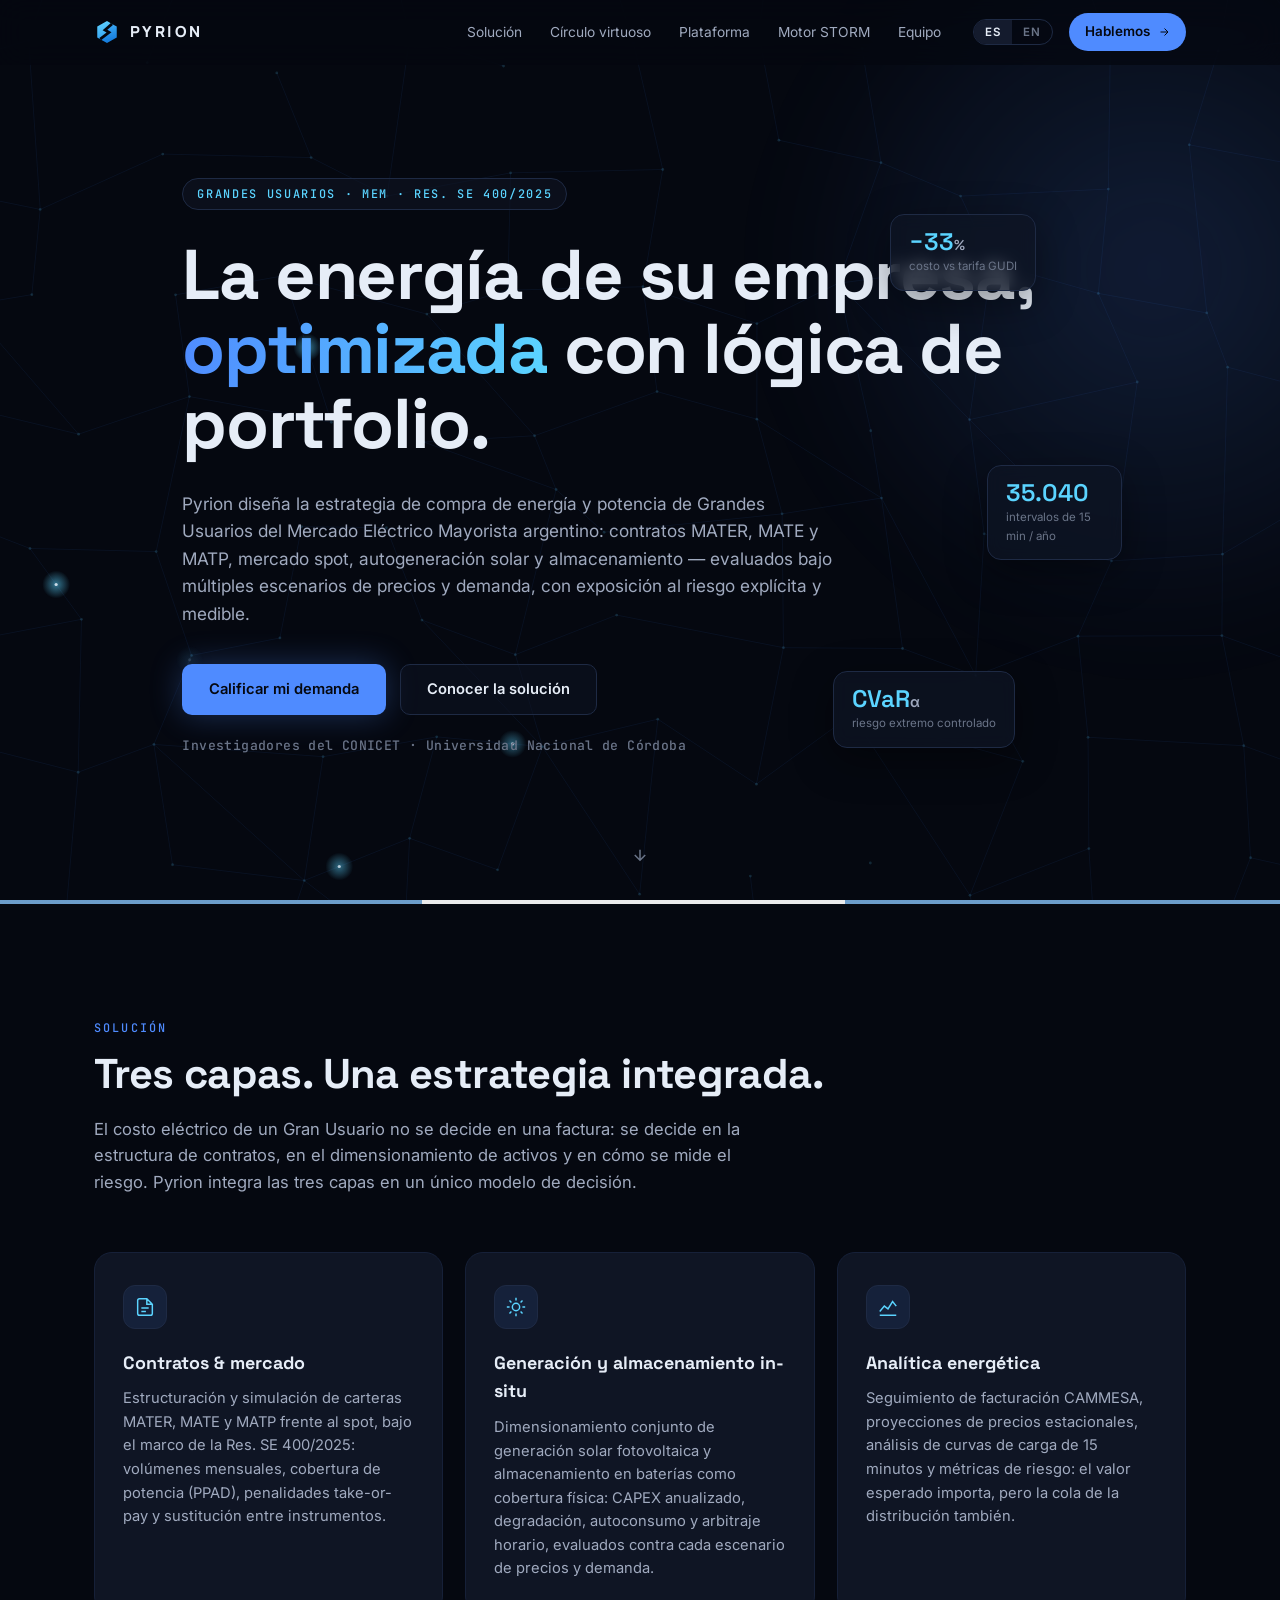
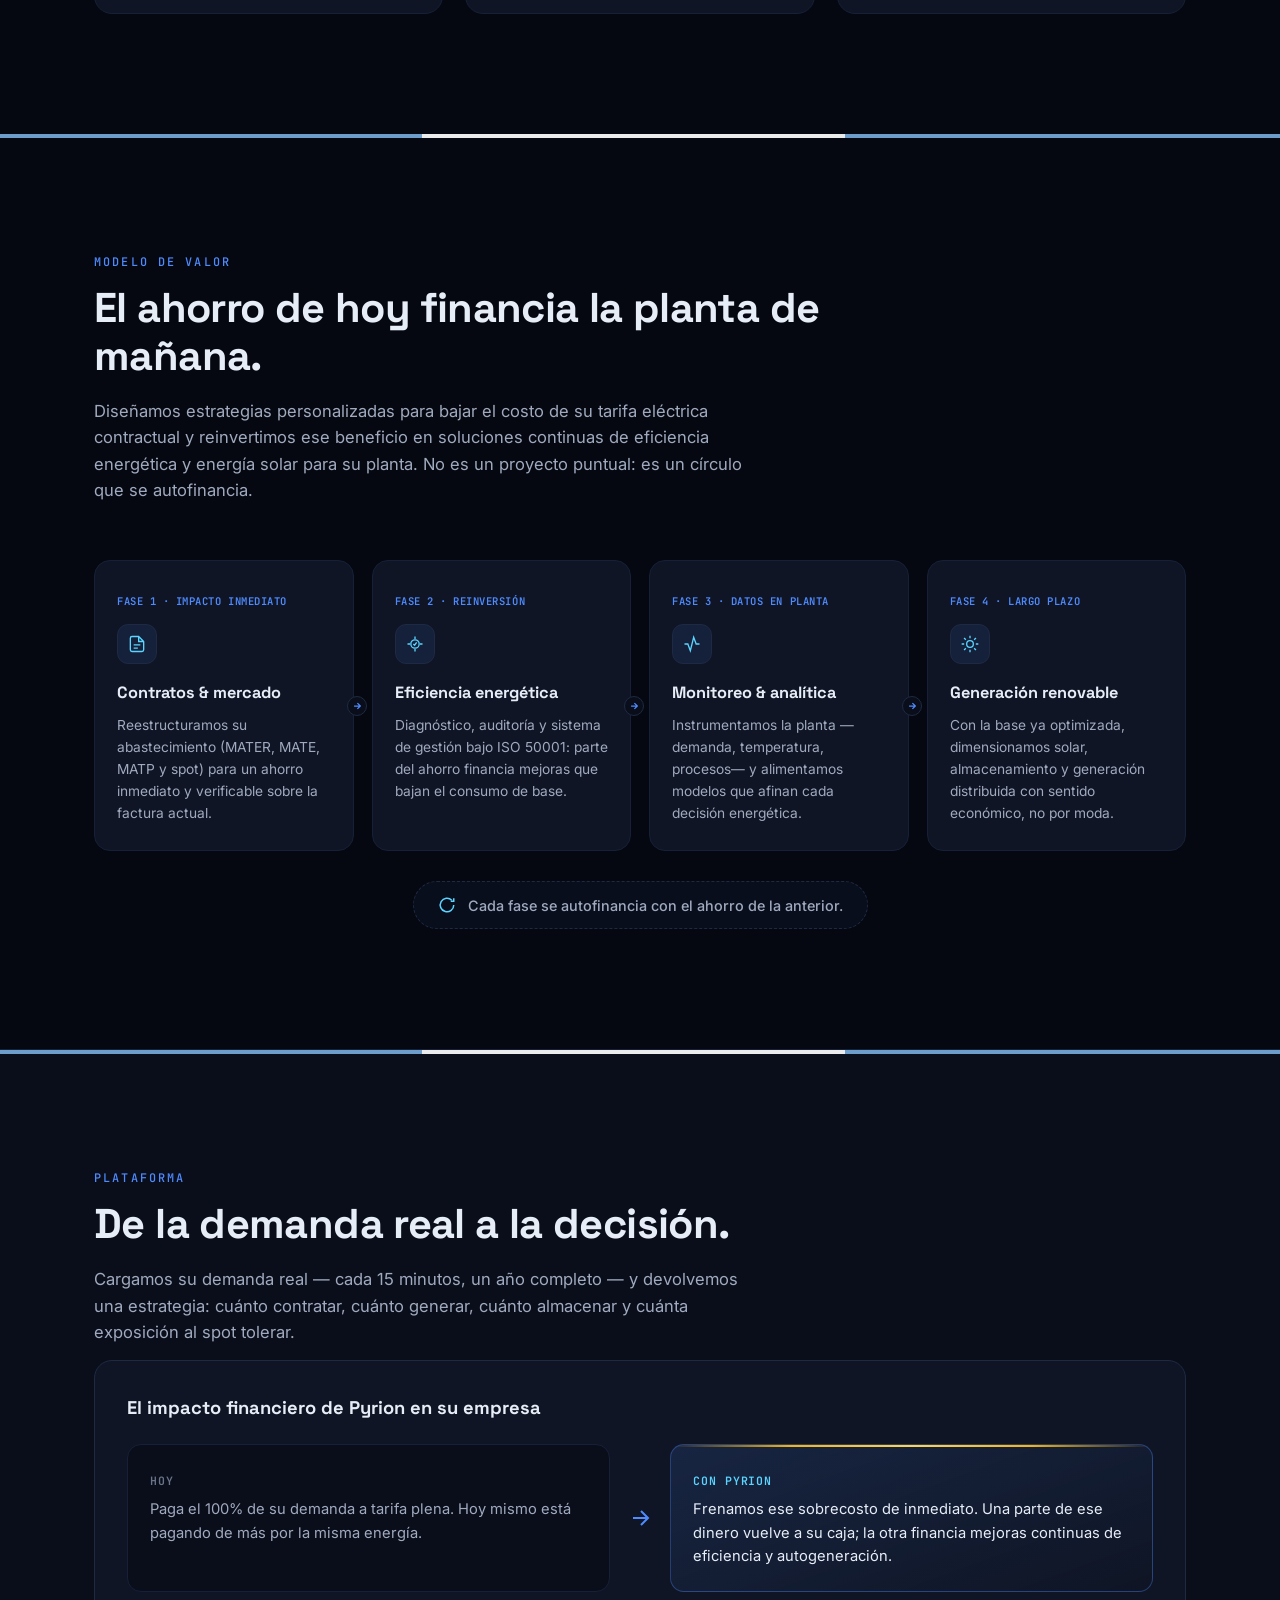
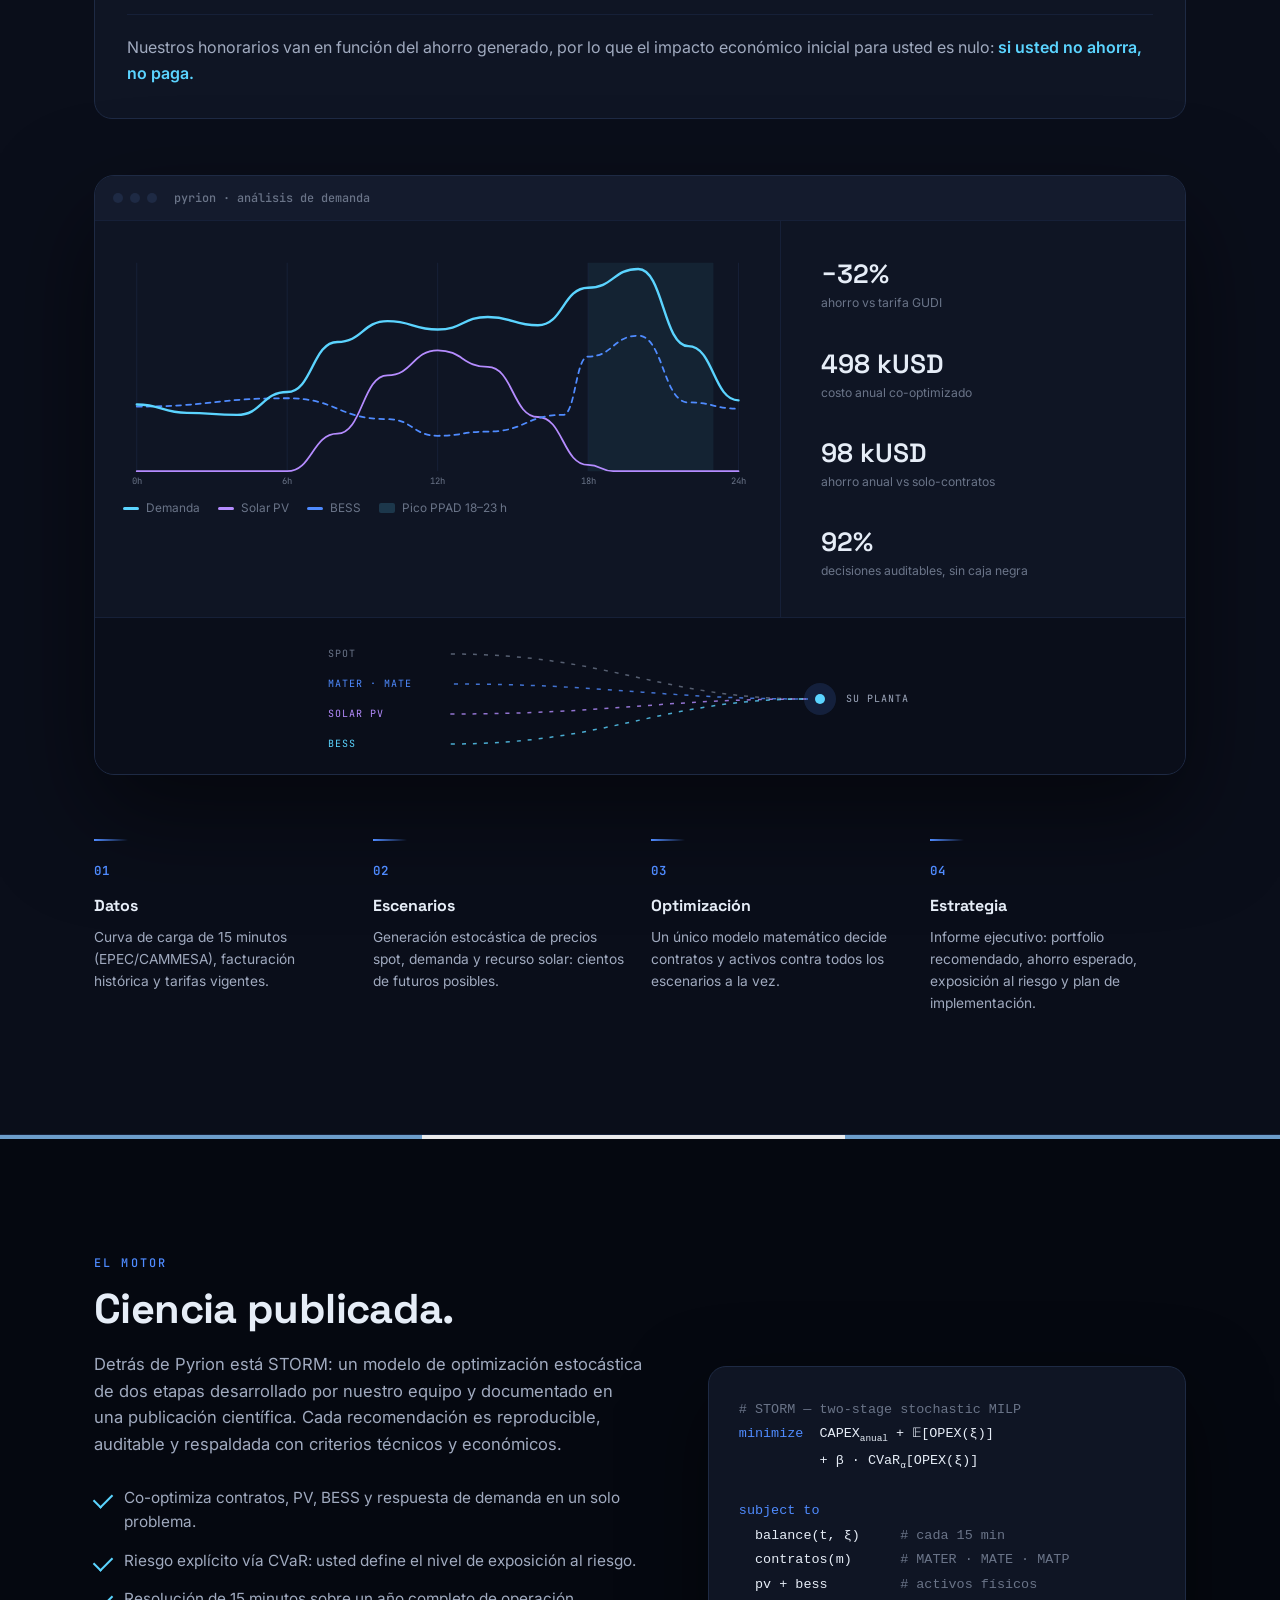
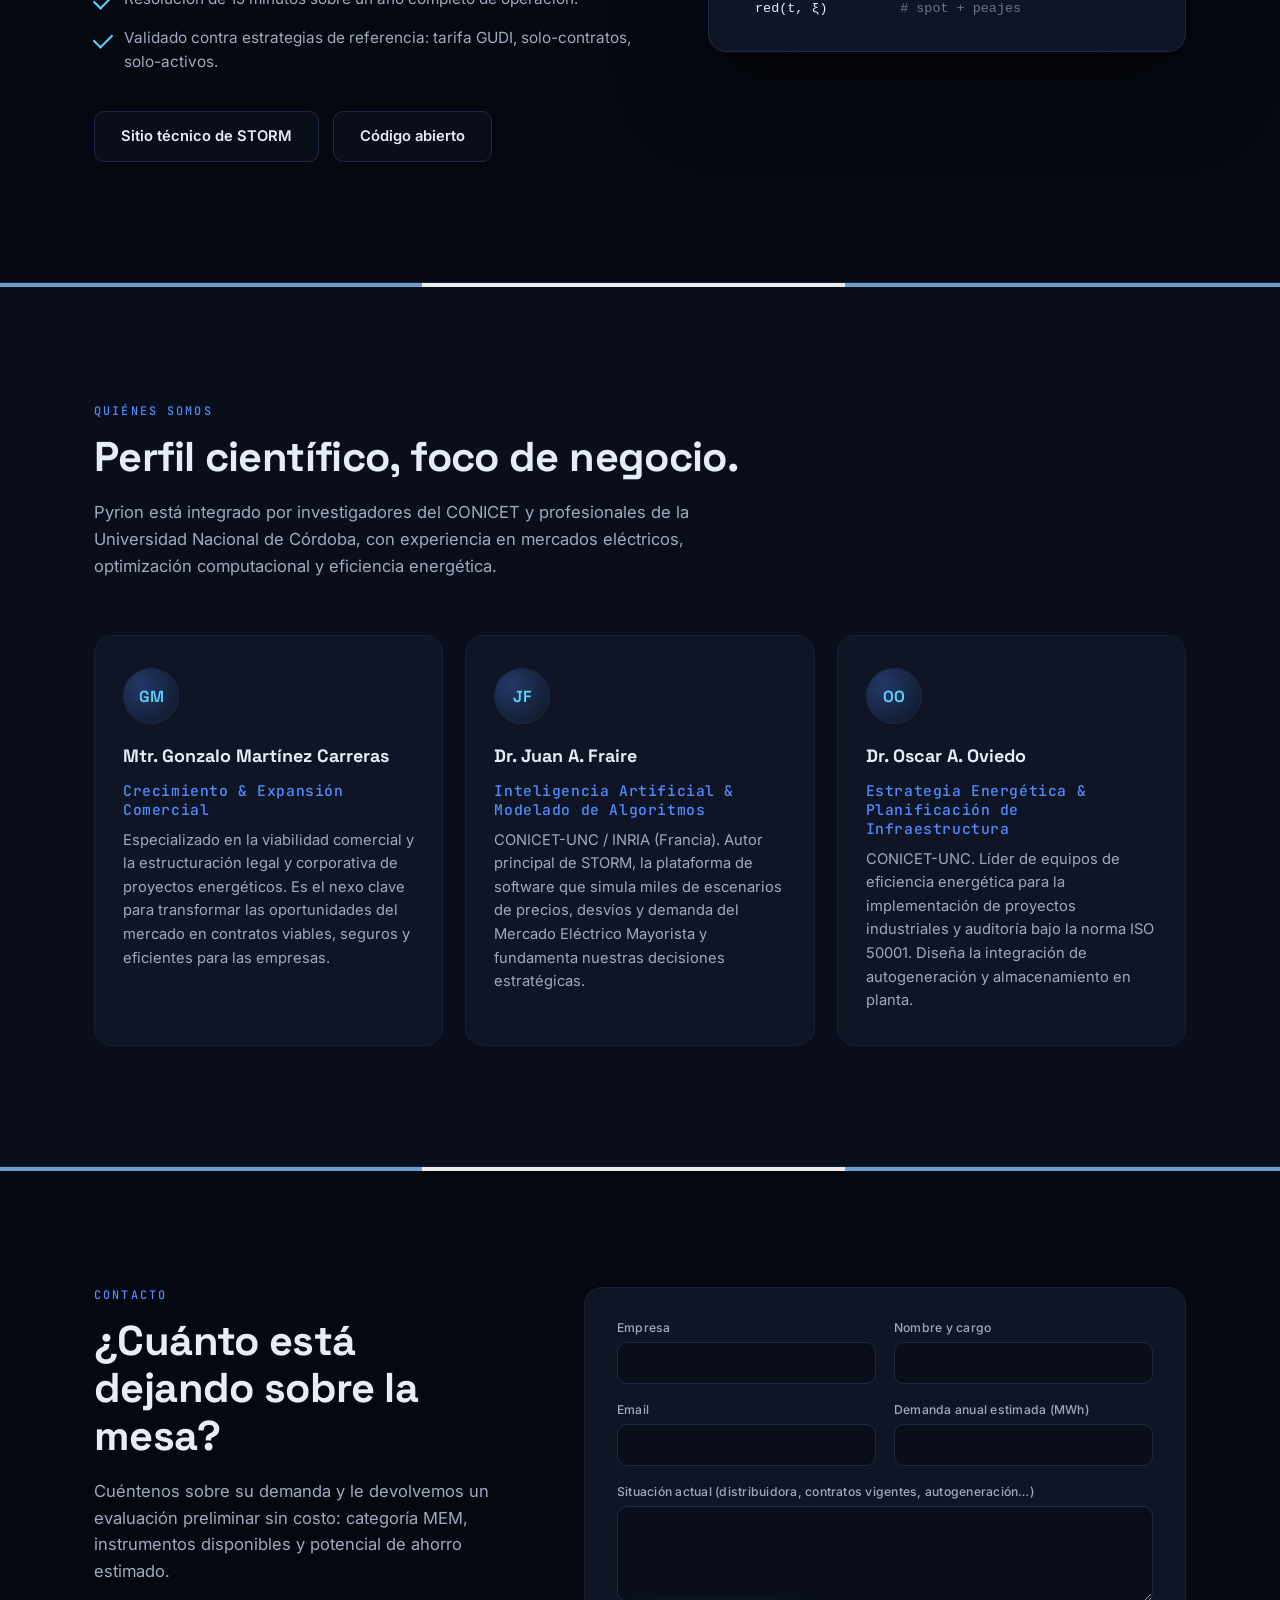
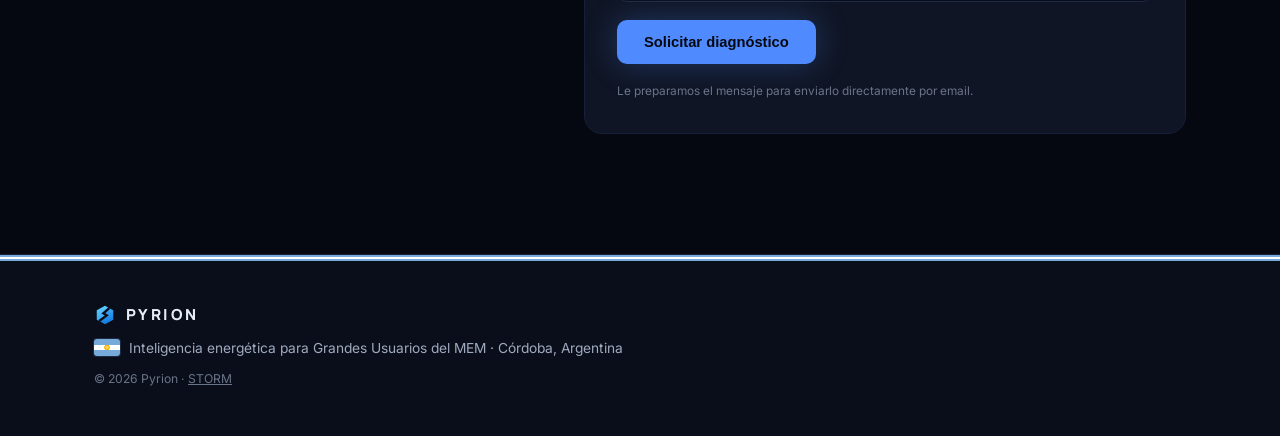
<file: index.html>
<!doctype html>
<html lang="es">
<head>
  <meta charset="utf-8" />
  <meta name="viewport" content="width=device-width, initial-scale=1, viewport-fit=cover" />
  <meta name="color-scheme" content="dark" />
  <meta name="theme-color" content="#050810" />
  <title>Pyrion — Optimización de contratos de energía para Grandes Usuarios del MEM</title>
  <meta name="description" content="Pyrion optimiza contratos de energía y potencia para Grandes Usuarios del MEM argentino (MATER, MATE, MATP, spot) y reinvierte el ahorro en eficiencia energética (ISO 50001), autogeneración solar y almacenamiento. Honorarios por éxito: si no ahorra, no paga." />
  <meta name="robots" content="index, follow" />
  <link rel="canonical" href="https://www.pyrion.com.ar/" />

  <!-- Open Graph -->
  <meta property="og:site_name" content="Pyrion" />
  <meta property="og:title" content="Pyrion — Inteligencia energética para el MEM" />
  <meta property="og:description" content="Optimizamos sus contratos del MEM (MATER, MATE, MATP, spot) y reinvertimos el ahorro en eficiencia energética (ISO 50001) y energía solar. Honorarios por éxito: si no ahorra, no paga." />
  <meta property="og:type" content="website" />
  <meta property="og:url" content="https://www.pyrion.com.ar/" />
  <meta property="og:locale" content="es_AR" />
  <meta property="og:locale:alternate" content="en_US" />
  <meta property="og:image" content="https://www.pyrion.com.ar/assets/og-card.png" />
  <meta property="og:image:width" content="1200" />
  <meta property="og:image:height" content="630" />
  <meta property="og:image:alt" content="Pyrion — La energía de su empresa, optimizada con lógica de portfolio." />

  <!-- Twitter / X -->
  <meta name="twitter:card" content="summary_large_image" />
  <meta name="twitter:title" content="Pyrion — Inteligencia energética para el MEM" />
  <meta name="twitter:description" content="Contratos del MEM optimizados + eficiencia energética y solar, reinvirtiendo el ahorro. Honorarios por éxito: si no ahorra, no paga." />
  <meta name="twitter:image" content="https://www.pyrion.com.ar/assets/og-card.png" />

  <!-- Structured data -->
  <script type="application/ld+json">
  {
    "@context": "https://schema.org",
    "@graph": [
      {
        "@type": "ProfessionalService",
        "@id": "https://www.pyrion.com.ar/#org",
        "name": "Pyrion",
        "url": "https://www.pyrion.com.ar/",
        "logo": "https://www.pyrion.com.ar/assets/icon-512.png",
        "image": "https://www.pyrion.com.ar/assets/og-card.png",
        "description": "Optimización de contratos de energía y potencia para Grandes Usuarios del MEM argentino, con reinversión del ahorro en eficiencia energética (ISO 50001), autogeneración solar y almacenamiento. Modelo de honorarios por éxito.",
        "areaServed": { "@type": "Country", "name": "Argentina" },
        "address": { "@type": "PostalAddress", "addressLocality": "Córdoba", "addressCountry": "AR" },
        "knowsAbout": [
          "Mercado Eléctrico Mayorista (MEM)",
          "Contratos MATER, MATE y MATP",
          "Resolución SE 400/2025",
          "Optimización estocástica",
          "Eficiencia energética y norma ISO 50001",
          "Autogeneración solar fotovoltaica y almacenamiento (BESS)",
          "Gestión de riesgo CVaR"
        ],
        "founder": [
          { "@type": "Person", "name": "Gonzalo Martínez Carreras" },
          { "@type": "Person", "name": "Juan A. Fraire", "affiliation": "Inria / CONICET-UNC" },
          { "@type": "Person", "name": "Oscar A. Oviedo", "affiliation": "CONICET-UNC" }
        ],
        "sameAs": [
          "https://juanfraire.github.io/storm/",
          "https://github.com/juanfraire/storm"
        ]
      },
      {
        "@type": "WebSite",
        "@id": "https://www.pyrion.com.ar/#site",
        "url": "https://www.pyrion.com.ar/",
        "name": "Pyrion",
        "inLanguage": ["es-AR", "en"],
        "publisher": { "@id": "https://www.pyrion.com.ar/#org" }
      }
    ]
  }
  </script>

  <!-- Icons -->
  <link rel="icon" type="image/svg+xml" href="assets/favicon.svg" />
  <link rel="icon" type="image/png" sizes="32x32" href="assets/favicon-32.png" />
  <link rel="icon" type="image/png" sizes="16x16" href="assets/favicon-16.png" />
  <link rel="apple-touch-icon" sizes="180x180" href="assets/apple-touch-icon.png" />
  <link rel="manifest" href="site.webmanifest" />
  <link rel="preconnect" href="https://fonts.googleapis.com" />
  <link rel="preconnect" href="https://fonts.gstatic.com" crossorigin />
  <link rel="stylesheet" href="https://fonts.googleapis.com/css2?family=Inter:wght@400;500;600;700&family=Space+Grotesk:wght@500;600;700&family=Manrope:wght@700;800&family=JetBrains+Mono:wght@400;500&display=swap" />
  <link rel="stylesheet" href="styles.css" />
</head>
<body>
  <div class="scroll-progress" aria-hidden="true"><i></i></div>

  <!-- ============================================== NAV -->
  <nav class="nav">
    <div class="container nav-inner">
      <a class="nav-brand" href="#top">
        <img src="assets/mark.svg" alt="Pyrion" width="26" height="26" />
        <span>PYRION</span>
      </a>
      <div class="nav-links">
        <a href="#solucion" data-i18n="nav.solution">Solución</a>
        <a href="#circulo" data-i18n="nav.cycle">Círculo virtuoso</a>
        <a href="#plataforma" data-i18n="nav.platform">Plataforma</a>
        <a href="#storm" data-i18n="nav.engine">Motor STORM</a>
        <a href="#equipo" data-i18n="nav.team">Equipo</a>
      </div>
      <div class="nav-right">
        <div class="lang-toggle" role="group" aria-label="Idioma">
          <button type="button" data-lang-btn="es" aria-pressed="true">ES</button>
          <button type="button" data-lang-btn="en" aria-pressed="false">EN</button>
        </div>
        <a class="nav-cta" href="#contacto">
          <span data-i18n="nav.cta">Hablemos</span>
          <svg width="12" height="12" viewBox="0 0 24 24" fill="none" stroke="currentColor" stroke-width="2"><path d="M5 12h14M13 5l7 7-7 7"/></svg>
        </a>
      </div>
    </div>
  </nav>

  <!-- ============================================== HERO -->
  <header class="hero" id="top">
    <canvas class="hero-canvas" id="hero-canvas" aria-hidden="true"></canvas>
    <div class="hero-glow" aria-hidden="true"></div>

    <div class="container hero-content">
      <span class="eyebrow" data-i18n="hero.eyebrow">Grandes Usuarios · MEM · Res. SE 400/2025</span>

      <h1 class="h-display" data-i18n-html="hero.h1">
        La energía de su empresa,<br />
        <span class="gradient">optimizada</span> como un portafolio.
      </h1>

      <p class="lede" data-i18n="hero.lede">
        Pyrion diseña la estrategia de compra de energía y potencia de Grandes Usuarios
        del Mercado Eléctrico Mayorista argentino: contratos MATER, MATE y MATP, mercado
        spot, autogeneración solar y almacenamiento — co-optimizados bajo incertidumbre,
        con riesgo medido y acotado.
      </p>

      <div class="hero-actions">
        <a class="btn btn-primary" href="#contacto" data-i18n="hero.cta1">Calificar mi demanda</a>
        <a class="btn btn-ghost" href="#solucion" data-i18n="hero.cta2">Conocer la solución</a>
      </div>

      <p class="hero-trust" data-i18n="hero.trust">Investigadores del CONICET · Universidad Nacional de Córdoba</p>

      <!-- floating metric chips (mouse-parallax layers) -->
      <div class="hero-chips" aria-hidden="true">
        <div class="chip" data-depth="0.5" style="--cx: 76%; --cy: 18%; --delay: 0s">
          <span class="chip-value">−33<small>%</small></span>
          <span class="chip-label" data-i18n="hero.chip1">costo vs tarifa GUDI</span>
        </div>
        <div class="chip" data-depth="0.9" style="--cx: 86%; --cy: 52%; --delay: 1.3s">
          <span class="chip-value">35.040</span>
          <span class="chip-label" data-i18n="hero.chip2">intervalos de 15 min / año</span>
        </div>
        <div class="chip" data-depth="0.7" style="--cx: 70%; --cy: 80%; --delay: 2.1s">
          <span class="chip-value">CVaR<small>α</small></span>
          <span class="chip-label" data-i18n="hero.chip3">riesgo de cola acotado</span>
        </div>
      </div>
    </div>

    <a class="scroll-hint" href="#solucion" aria-label="Bajar">
      <svg width="18" height="18" viewBox="0 0 24 24" fill="none" stroke="currentColor" stroke-width="2"><path d="M12 5v14M5 12l7 7 7-7"/></svg>
    </a>
  </header>

  <main>
    <!-- ============================================== SOLUCIÓN -->
    <section class="section" id="solucion">
      <div class="container">
        <span class="kicker reveal" data-i18n="sol.kicker">Solución</span>
        <h2 class="h-section reveal" data-i18n="sol.title">Tres capas, una decisión óptima.</h2>
        <p class="section-lede reveal" data-i18n="sol.lede">
          El costo eléctrico de un Gran Usuario no se decide en una factura: se decide en
          la estructura de contratos, en el dimensionamiento de activos y en cómo se mide
          el riesgo. Pyrion integra las tres capas en un único modelo de decisión.
        </p>

        <div class="cards-3">
          <article class="card reveal">
            <div class="card-icon" aria-hidden="true">
              <svg viewBox="0 0 24 24" fill="none" stroke="currentColor" stroke-width="1.6"><path d="M14 3v6h6M14 3l6 6M6 21h12a2 2 0 0 0 2-2V9l-6-6H6a2 2 0 0 0-2 2v14a2 2 0 0 0 2 2z"/><path d="M8 13h8M8 17h5"/></svg>
            </div>
            <h3 data-i18n="sol.c1.title">Contratos &amp; mercado</h3>
            <p data-i18n="sol.c1.body">
              Estructuración y simulación de portafolios MATER, MATE y MATP frente al spot,
              bajo el marco de la Res. SE 400/2025: volúmenes mensuales, cobertura de potencia
              (PPAD), penalidades take-or-pay y sustitución entre instrumentos.
            </p>
          </article>

          <article class="card reveal">
            <div class="card-icon" aria-hidden="true">
              <svg viewBox="0 0 24 24" fill="none" stroke="currentColor" stroke-width="1.6"><circle cx="12" cy="12" r="4"/><path d="M12 2v3M12 19v3M2 12h3M19 12h3M4.9 4.9l2.1 2.1M17 17l2.1 2.1M19.1 4.9 17 7M7 17l-2.1 2.1"/></svg>
            </div>
            <h3 data-i18n="sol.c2.title">Activos detrás del medidor</h3>
            <p data-i18n="sol.c2.body">
              Dimensionamiento conjunto de generación solar fotovoltaica y almacenamiento
              en baterías como cobertura física: CAPEX anualizado, degradación, autoconsumo
              y arbitraje horario, evaluados contra cada escenario de precios y demanda.
            </p>
          </article>

          <article class="card reveal">
            <div class="card-icon" aria-hidden="true">
              <svg viewBox="0 0 24 24" fill="none" stroke="currentColor" stroke-width="1.6"><path d="M3 17l5-6 4 3 5-8 4 5"/><path d="M3 21h18"/></svg>
            </div>
            <h3 data-i18n="sol.c3.title">Inteligencia analítica</h3>
            <p data-i18n="sol.c3.body">
              Seguimiento de facturación CAMMESA, proyecciones de precios estacionales,
              análisis de curvas de carga de 15 minutos y métricas de riesgo: el valor
              esperado importa, pero la cola de la distribución también.
            </p>
          </article>
        </div>
      </div>
    </section>

    <!-- ============================================== CÍRCULO VIRTUOSO -->
    <section class="section" id="circulo">
      <div class="container">
        <span class="kicker reveal" data-i18n="cycle.kicker">Modelo de valor</span>
        <h2 class="h-section reveal" data-i18n="cycle.title">El ahorro de hoy financia la planta de mañana.</h2>
        <p class="section-lede reveal" data-i18n="cycle.lede">
          Diseñamos estrategias personalizadas para bajar el costo de su tarifa eléctrica
          contractual y reinvertimos ese beneficio en soluciones continuas de eficiencia
          energética y energía solar para su planta. No es un proyecto puntual: es un círculo
          que se autofinancia.
        </p>

        <div class="cycle">
          <article class="phase reveal">
            <span class="phase-tag" data-i18n="cycle.p1.tag">Fase 1 · Impacto inmediato</span>
            <div class="phase-icon" aria-hidden="true">
              <svg viewBox="0 0 24 24" fill="none" stroke="currentColor" stroke-width="1.6"><path d="M14 3v6h6M14 3l6 6M6 21h12a2 2 0 0 0 2-2V9l-6-6H6a2 2 0 0 0-2 2v14a2 2 0 0 0 2 2z"/><path d="M8 13h8M8 17h5"/></svg>
            </div>
            <h3 data-i18n="cycle.p1.title">Contratos &amp; mercado</h3>
            <p data-i18n="cycle.p1.body">Reestructuramos su abastecimiento (MATER, MATE, MATP y spot) para un ahorro inmediato y verificable sobre la factura actual.</p>
          </article>
          <article class="phase reveal">
            <span class="phase-tag" data-i18n="cycle.p2.tag">Fase 2 · Reinversión</span>
            <div class="phase-icon" aria-hidden="true">
              <svg viewBox="0 0 24 24" fill="none" stroke="currentColor" stroke-width="1.6"><path d="M12 3v3M12 18v3M3 12h3M18 12h3"/><circle cx="12" cy="12" r="5"/><path d="M10 12l1.5 1.5L14 10"/></svg>
            </div>
            <h3 data-i18n="cycle.p2.title">Eficiencia energética</h3>
            <p data-i18n="cycle.p2.body">Diagnóstico, auditoría y sistema de gestión bajo ISO 50001: parte del ahorro financia mejoras que bajan el consumo de base.</p>
          </article>
          <article class="phase reveal">
            <span class="phase-tag" data-i18n="cycle.p3.tag">Fase 3 · Datos en planta</span>
            <div class="phase-icon" aria-hidden="true">
              <svg viewBox="0 0 24 24" fill="none" stroke="currentColor" stroke-width="1.6"><path d="M3 12h4l3 8 4-16 3 8h4"/></svg>
            </div>
            <h3 data-i18n="cycle.p3.title">Monitoreo &amp; analítica</h3>
            <p data-i18n="cycle.p3.body">Instrumentamos la planta —demanda, temperatura, procesos— y alimentamos modelos que afinan cada decisión energética.</p>
          </article>
          <article class="phase reveal">
            <span class="phase-tag" data-i18n="cycle.p4.tag">Fase 4 · Largo plazo</span>
            <div class="phase-icon" aria-hidden="true">
              <svg viewBox="0 0 24 24" fill="none" stroke="currentColor" stroke-width="1.6"><circle cx="12" cy="12" r="4"/><path d="M12 2v3M12 19v3M2 12h3M19 12h3M4.9 4.9l2.1 2.1M17 17l2.1 2.1M19.1 4.9 17 7M7 17l-2.1 2.1"/></svg>
            </div>
            <h3 data-i18n="cycle.p4.title">Generación renovable</h3>
            <p data-i18n="cycle.p4.body">Con la base ya optimizada, dimensionamos solar, almacenamiento y generación distribuida con sentido económico, no por moda.</p>
          </article>
        </div>

        <div class="cycle-loop reveal" aria-hidden="false">
          <svg width="18" height="18" viewBox="0 0 24 24" fill="none" stroke="currentColor" stroke-width="2"><path d="M21 12a9 9 0 1 1-2.64-6.36"/><path d="M21 3v4h-4"/></svg>
          <span data-i18n="cycle.loop">Cada fase se autofinancia con el ahorro de la anterior.</span>
        </div>
      </div>
    </section>

    <!-- ============================================== PLATAFORMA / DASHBOARD -->
    <section class="section section-alt" id="plataforma">
      <div class="container">
        <span class="kicker reveal" data-i18n="dash.kicker">Plataforma</span>
        <h2 class="h-section reveal" data-i18n="dash.title">De la demanda real a la decisión.</h2>
        <p class="section-lede reveal" data-i18n="dash.lede">
          Cargamos su demanda real — cada 15 minutos, un año completo — y devolvemos una
          estrategia: cuánto contratar, cuánto generar, cuánto almacenar y cuánta exposición
          al spot tolerar.
        </p>

        <!-- financial impact: Hoy vs Con Pyrion + honorarios por éxito -->
        <div class="impact reveal">
          <h3 class="impact-title" data-i18n="impact.title">El impacto financiero de Pyrion en su empresa</h3>
          <div class="impact-compare">
            <div class="impact-card impact-today">
              <span class="impact-label" data-i18n="impact.today.label">Hoy</span>
              <p data-i18n="impact.today.body">Paga el 100% de su demanda a tarifa plena. Hoy mismo está pagando de más por la misma energía.</p>
            </div>
            <div class="impact-arrow" aria-hidden="true">
              <svg width="24" height="24" viewBox="0 0 24 24" fill="none" stroke="currentColor" stroke-width="2"><path d="M5 12h14M13 5l7 7-7 7"/></svg>
            </div>
            <div class="impact-card impact-pyrion">
              <span class="impact-label" data-i18n="impact.pyrion.label">Con Pyrion</span>
              <p data-i18n="impact.pyrion.body">Frenamos ese sobrecosto de inmediato. Una parte de ese dinero vuelve a su caja; la otra financia mejoras continuas de eficiencia y autogeneración.</p>
            </div>
          </div>
          <p class="impact-fee">
            <span data-i18n="impact.fee">Nuestros honorarios van en función del ahorro generado, por lo que el impacto económico inicial para usted es nulo:</span>
            <strong data-i18n="impact.fee.strong">si usted no ahorra, no paga.</strong>
          </p>
        </div>

        <div class="dash reveal">
          <div class="dash-head">
            <div class="dash-dot"></div><div class="dash-dot"></div><div class="dash-dot"></div>
            <span class="dash-title" data-i18n="dash.win">pyrion · análisis de demanda</span>
          </div>

          <div class="dash-body">
            <div class="dash-chart">
              <svg id="demand-curve" viewBox="0 0 640 240" preserveAspectRatio="none" aria-label="Curva de demanda diaria"></svg>
              <div class="dash-legend">
                <span><i class="lg lg-demand"></i><em data-i18n="dash.leg1">Demanda</em></span>
                <span><i class="lg lg-pv"></i><em data-i18n="dash.leg2">Solar PV</em></span>
                <span><i class="lg lg-bess"></i><em data-i18n="dash.leg3">BESS</em></span>
                <span><i class="lg lg-peak"></i><em data-i18n="dash.leg4">Pico PPAD 18–23 h</em></span>
              </div>
            </div>

            <div class="dash-kpis">
              <div class="kpi">
                <span class="kpi-value"><b class="count" data-count="33" data-decimals="0" data-prefix="−" data-suffix="%">0</b></span>
                <span class="kpi-label" data-i18n="dash.k1">ahorro vs tarifa GUDI</span>
              </div>
              <div class="kpi">
                <span class="kpi-value"><b class="count" data-count="520" data-decimals="0" data-suffix=" kUSD">0</b></span>
                <span class="kpi-label" data-i18n="dash.k2">costo anual co-optimizado</span>
              </div>
              <div class="kpi">
                <span class="kpi-value"><b class="count" data-count="106" data-decimals="0" data-suffix=" kUSD">0</b></span>
                <span class="kpi-label" data-i18n="dash.k3">ahorro anual vs solo-contratos</span>
              </div>
              <div class="kpi">
                <span class="kpi-value"><b class="count" data-count="100" data-decimals="0" data-suffix="%">0</b></span>
                <span class="kpi-label" data-i18n="dash.k4">decisiones auditables, sin caja negra</span>
              </div>
            </div>
          </div>

          <!-- energy flow strip -->
          <div class="dash-flow" aria-hidden="true">
            <svg id="flow-map" viewBox="0 0 640 120" preserveAspectRatio="xMidYMid meet"></svg>
          </div>
        </div>

        <div class="steps">
          <div class="step reveal">
            <span class="step-n">01</span>
            <h4 data-i18n="dash.s1.t">Datos</h4>
            <p data-i18n="dash.s1.b">Curva de carga de 15 minutos (EPEC/CAMMESA), facturación histórica y tarifas vigentes.</p>
          </div>
          <div class="step reveal">
            <span class="step-n">02</span>
            <h4 data-i18n="dash.s2.t">Escenarios</h4>
            <p data-i18n="dash.s2.b">Generación estocástica de precios spot, demanda y recurso solar: cientos de futuros posibles.</p>
          </div>
          <div class="step reveal">
            <span class="step-n">03</span>
            <h4 data-i18n="dash.s3.t">Optimización</h4>
            <p data-i18n="dash.s3.b">Un único modelo matemático decide contratos y activos contra todos los escenarios a la vez.</p>
          </div>
          <div class="step reveal">
            <span class="step-n">04</span>
            <h4 data-i18n="dash.s4.t">Estrategia</h4>
            <p data-i18n="dash.s4.b">Informe ejecutivo: portafolio recomendado, ahorro esperado, exposición al riesgo y plan de implementación.</p>
          </div>
        </div>
      </div>
    </section>

    <!-- ============================================== STORM ENGINE -->
    <section class="section" id="storm">
      <div class="container storm-grid">
        <div>
          <span class="kicker reveal" data-i18n="storm.kicker">El motor</span>
          <h2 class="h-section reveal" data-i18n="storm.title">Ciencia publicada, no una planilla.</h2>
          <p class="section-lede reveal" data-i18n="storm.lede">
            Detrás de Pyrion está STORM: un modelo de optimización estocástica de dos etapas
            desarrollado por nuestro equipo y documentado en una publicación científica.
            Cada recomendación es reproducible, auditable y defendible frente a un directorio.
          </p>
          <ul class="storm-list reveal">
            <li data-i18n="storm.f1">Co-optimiza contratos, PV, BESS y respuesta de demanda en un solo problema.</li>
            <li data-i18n="storm.f2">Riesgo de cola explícito vía CVaR: usted elige cuánta aversión al riesgo.</li>
            <li data-i18n="storm.f3">Resolución de 15 minutos sobre un año completo de operación.</li>
            <li data-i18n="storm.f4">Validado contra estrategias de referencia: tarifa GUDI, solo-contratos, solo-activos.</li>
          </ul>
          <div class="hero-actions reveal">
            <a class="btn btn-ghost" href="https://juanfraire.github.io/storm/" target="_blank" rel="noopener" data-i18n="storm.cta1">Sitio técnico de STORM</a>
            <a class="btn btn-ghost" href="https://github.com/juanfraire/storm" target="_blank" rel="noopener" data-i18n="storm.cta2">Código abierto</a>
          </div>
        </div>
        <div class="storm-card reveal" aria-hidden="true">
          <pre class="code"><code><span class="c"># STORM — two-stage stochastic MILP</span>
<span class="k">minimize</span>  CAPEX<sub>anual</sub> + 𝔼[OPEX(ξ)]
          + β · CVaR<sub>α</sub>[OPEX(ξ)]

<span class="k">subject to</span>
  balance(t, ξ)     <span class="c"># cada 15 min</span>
  contratos(m)      <span class="c"># MATER · MATE · MATP</span>
  pv + bess         <span class="c"># activos físicos</span>
  red(t, ξ)         <span class="c"># spot + peajes</span></code></pre>
        </div>
      </div>
    </section>

    <!-- ============================================== EQUIPO -->
    <section class="section section-alt" id="equipo">
      <div class="container">
        <span class="kicker reveal" data-i18n="team.kicker">Quiénes somos</span>
        <h2 class="h-section reveal" data-i18n="team.title">Perfil científico, foco de negocio.</h2>
        <p class="section-lede reveal" data-i18n="team.lede">
          Un equipo con trayectoria en investigación computacional e ingeniería,
          aplicada a un problema concreto: el costo eléctrico de la industria argentina.
        </p>

        <div class="cards-3">
          <article class="card person reveal">
            <div class="avatar" aria-hidden="true">GM</div>
            <h3 data-i18n="team.p1.name">Mtr. Gonzalo Martínez Carreras</h3>
            <p class="person-role" data-i18n="team.p1.role">Crecimiento &amp; Expansión Comercial</p>
            <p data-i18n="team.p1.bio">Especializado en la viabilidad comercial y la estructuración legal y corporativa de proyectos energéticos. Es el nexo clave para transformar las oportunidades del mercado en contratos viables, seguros y eficientes para las empresas.</p>
          </article>
          <article class="card person reveal">
            <div class="avatar" aria-hidden="true">JF</div>
            <h3 data-i18n="team.p2.name">Dr. Juan A. Fraire</h3>
            <p class="person-role" data-i18n="team.p2.role">Inteligencia Artificial &amp; Modelado de Algoritmos</p>
            <p data-i18n="team.p2.bio">CONICET-UNC / INRIA (Francia). Autor principal de STORM, la plataforma de software que simula miles de escenarios de precios, desvíos y demanda del Mercado Eléctrico Mayorista y fundamenta nuestras decisiones estratégicas.</p>
          </article>
          <article class="card person reveal">
            <div class="avatar" aria-hidden="true">OO</div>
            <h3 data-i18n="team.p3.name">Dr. Oscar A. Oviedo</h3>
            <p class="person-role" data-i18n="team.p3.role">Estrategia Energética &amp; Planificación de Infraestructura</p>
            <p data-i18n="team.p3.bio">CONICET-UNC. Líder de equipos de eficiencia energética para la implementación de proyectos industriales y auditoría bajo la norma ISO 50001. Diseña la integración de autogeneración y almacenamiento en planta.</p>
          </article>
        </div>
      </div>
    </section>

    <!-- ============================================== CONTACTO -->
    <section class="section" id="contacto">
      <div class="container contact-grid">
        <div>
          <span class="kicker reveal" data-i18n="contact.kicker">Contacto</span>
          <h2 class="h-section reveal" data-i18n="contact.title">¿Cuánto está dejando sobre la mesa?</h2>
          <p class="section-lede reveal" data-i18n="contact.lede">
            Cuéntenos sobre su demanda y le devolvemos un diagnóstico preliminar sin costo:
            categoría MEM, instrumentos disponibles y potencial de ahorro estimado.
          </p>
        </div>
        <form class="contact-form reveal" id="contact-form">
          <div class="form-row">
            <label><span data-i18n="contact.f1">Empresa</span><input type="text" name="empresa" required /></label>
            <label><span data-i18n="contact.f2">Nombre y cargo</span><input type="text" name="nombre" required /></label>
          </div>
          <div class="form-row">
            <label><span data-i18n="contact.f3">Email</span><input type="email" name="email" required /></label>
            <label><span data-i18n="contact.f4">Demanda anual estimada (MWh)</span><input type="text" name="demanda" /></label>
          </div>
          <label><span data-i18n="contact.f5">Situación actual (distribuidora, contratos vigentes, autogeneración…)</span><textarea name="situacion" rows="4"></textarea></label>
          <button class="btn btn-primary" type="submit" data-i18n="contact.send">Solicitar diagnóstico</button>
          <p class="form-note" data-i18n="contact.note">Se abrirá su cliente de correo con el mensaje listo para enviar.</p>
        </form>
      </div>
    </section>
  </main>

  <!-- ============================================== FOOTER -->
  <footer class="footer">
    <div class="container footer-inner">
      <div class="nav-brand"><img src="assets/mark.svg" alt="" width="22" height="22" /><span>PYRION</span></div>
      <p><span class="flag-chip" role="img" aria-label="Argentina"></span><span data-i18n="footer.line">Inteligencia energética para Grandes Usuarios del MEM · Córdoba, Argentina</span></p>
      <p class="footer-fine">© 2026 Pyrion · <a href="https://juanfraire.github.io/storm/" target="_blank" rel="noopener">STORM</a></p>
    </div>
  </footer>

  <script src="i18n.js"></script>
  <script src="app.js"></script>
</body>
</html>
</file>
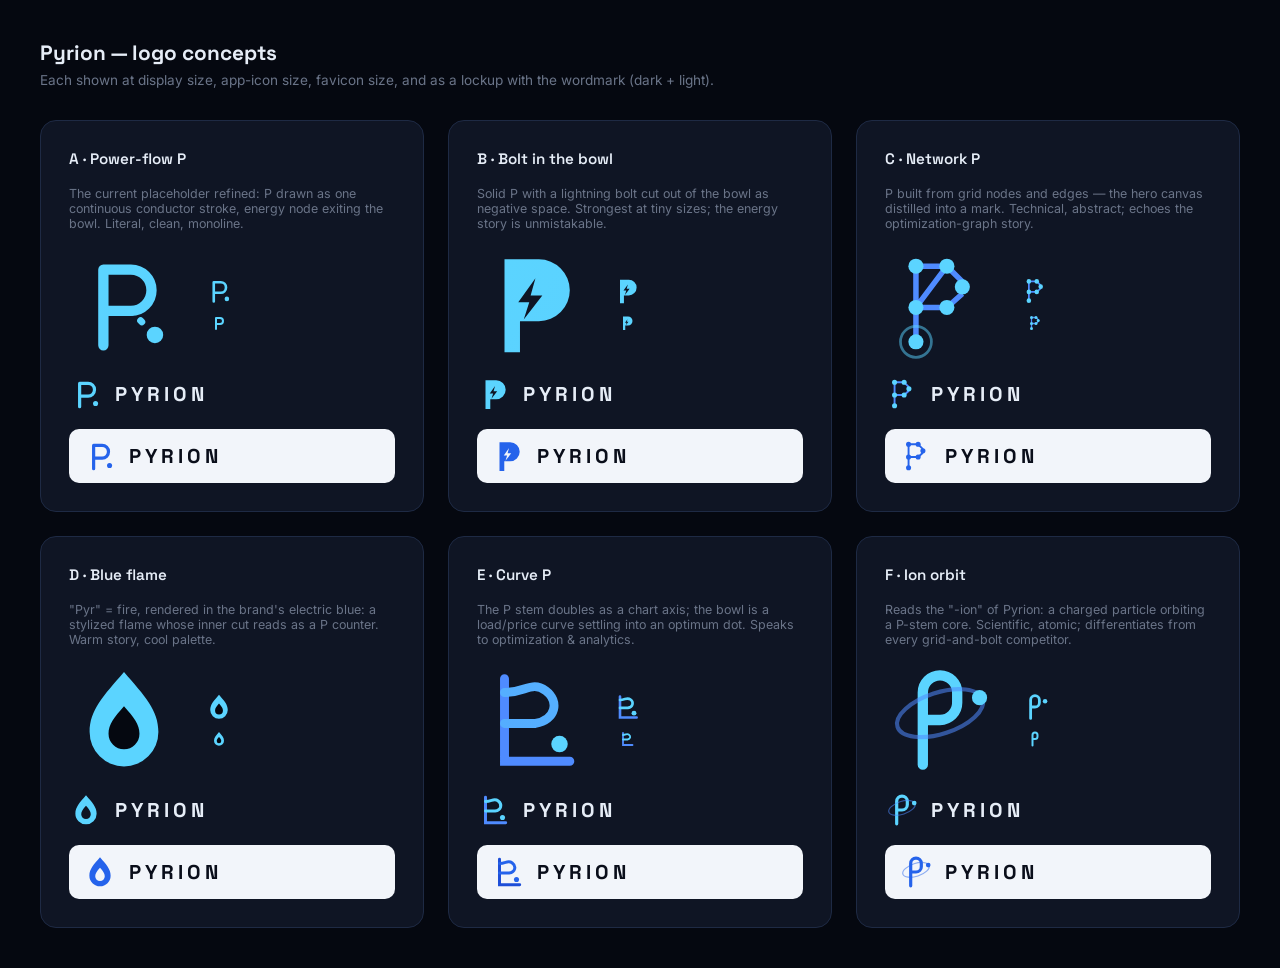
<file: logo-lab/index.html>
<!doctype html>
<html lang="en">
<head>
<meta charset="utf-8" />
<title>Pyrion — logo lab</title>
<link rel="stylesheet" href="https://fonts.googleapis.com/css2?family=Space+Grotesk:wght@500;600;700&family=Inter:wght@400;500&display=swap" />
<style>
  :root {
    --bg: #050810; --surface: #0F1524; --border: #1E2A44;
    --text: #E6EDF7; --muted: #6A7488;
    --azure: #4F8BFF; --cyan: #5BD4FF; --violet: #B58CFF;
  }
  * { margin: 0; padding: 0; box-sizing: border-box; }
  body { background: var(--bg); color: var(--text); font-family: Inter, sans-serif; padding: 40px; }
  h1 { font-family: 'Space Grotesk'; font-size: 1.3rem; margin-bottom: 6px; }
  .sub { color: var(--muted); font-size: 0.85rem; margin-bottom: 32px; }
  .grid { display: grid; grid-template-columns: repeat(3, 1fr); gap: 24px; max-width: 1280px; }
  .cell {
    background: var(--surface); border: 1px solid var(--border); border-radius: 16px;
    padding: 28px; display: flex; flex-direction: column; gap: 18px;
  }
  .cell h2 { font: 600 0.95rem 'Space Grotesk'; }
  .cell p { font-size: 0.78rem; color: var(--muted); min-height: 3.2em; }
  .stage { display: flex; align-items: center; gap: 26px; }
  .big { width: 110px; height: 110px; flex: none; }
  .small-row { display: flex; flex-direction: column; gap: 10px; align-items: center; }
  .small { width: 28px; height: 28px; }
  .tiny { width: 16px; height: 16px; }
  .wordmark {
    display: flex; align-items: center; gap: 12px;
    font: 700 1.25rem 'Space Grotesk'; letter-spacing: 0.2em;
  }
  .wordmark svg { width: 34px; height: 34px; }
  .onlight { background: #F2F5FA; border-radius: 10px; padding: 10px 14px; }
  .onlight .wordmark { color: #0A0E1A; }
</style>
</head>
<body>
<h1>Pyrion — logo concepts</h1>
<p class="sub">Each shown at display size, app-icon size, favicon size, and as a lockup with the wordmark (dark + light).</p>

<div class="grid">

  <!-- ============ A: POWER-FLOW P (refined placeholder) ============ -->
  <div class="cell">
    <h2>A · Power-flow P</h2>
    <p>The current placeholder refined: P drawn as one continuous conductor stroke, energy node exiting the bowl. Literal, clean, monoline.</p>
    <div class="stage">
      <svg class="big" viewBox="0 0 32 32" fill="none">
        <defs><linearGradient id="ag" x1="0" y1="0" x2="32" y2="32"><stop offset="0" stop-color="#5BD4FF"/><stop offset="1" stop-color="#4F8BFF"/></linearGradient></defs>
        <path d="M10 28 V6 h8 a6 6 0 0 1 0 12 h-8" stroke="url(#ag)" stroke-width="3" stroke-linecap="round" stroke-linejoin="round"/>
        <circle cx="25" cy="25" r="2.4" fill="#5BD4FF"/>
        <path d="M18 18 L23 23" stroke="#5BD4FF" stroke-width="2" stroke-linecap="round" stroke-dasharray="0.5 3.5"/>
      </svg>
      <div class="small-row">
        <svg class="small" viewBox="0 0 32 32" fill="none"><path d="M10 28 V6 h8 a6 6 0 0 1 0 12 h-8" stroke="#5BD4FF" stroke-width="3" stroke-linecap="round" stroke-linejoin="round"/><circle cx="25" cy="25" r="2.6" fill="#5BD4FF"/></svg>
        <svg class="tiny" viewBox="0 0 32 32" fill="none"><path d="M10 28 V6 h8 a6 6 0 0 1 0 12 h-8" stroke="#5BD4FF" stroke-width="4" stroke-linecap="round" stroke-linejoin="round"/></svg>
      </div>
    </div>
    <div class="wordmark">
      <svg viewBox="0 0 32 32" fill="none"><path d="M10 28 V6 h8 a6 6 0 0 1 0 12 h-8" stroke="#5BD4FF" stroke-width="3" stroke-linecap="round" stroke-linejoin="round"/><circle cx="25" cy="25" r="2.4" fill="#5BD4FF"/></svg>
      PYRION
    </div>
    <div class="onlight"><div class="wordmark">
      <svg viewBox="0 0 32 32" fill="none"><path d="M10 28 V6 h8 a6 6 0 0 1 0 12 h-8" stroke="#2563EB" stroke-width="3" stroke-linecap="round" stroke-linejoin="round"/><circle cx="25" cy="25" r="2.4" fill="#2563EB"/></svg>
      PYRION
    </div></div>
  </div>

  <!-- ============ B: BOLT-IN-P NEGATIVE SPACE ============ -->
  <div class="cell">
    <h2>B · Bolt in the bowl</h2>
    <p>Solid P with a lightning bolt cut out of the bowl as negative space. Strongest at tiny sizes; the energy story is unmistakable.</p>
    <div class="stage">
      <svg class="big" viewBox="0 0 32 32" fill="none">
        <defs><linearGradient id="bg1" x1="0" y1="0" x2="32" y2="32"><stop offset="0" stop-color="#5BD4FF"/><stop offset="1" stop-color="#4F8BFF"/></linearGradient></defs>
        <path fill="url(#bg1)" fill-rule="evenodd" d="M8 30 V3 h10 a9 9 0 0 1 0 18 h-5.5 v9 z
          M17 8.5 l-5 7 h3.2 l-1.6 5 5.4 -7 h-3.4 z"/>
      </svg>
      <div class="small-row">
        <svg class="small" viewBox="0 0 32 32"><path fill="#5BD4FF" fill-rule="evenodd" d="M8 30 V3 h10 a9 9 0 0 1 0 18 h-5.5 v9 z M17 8.5 l-5 7 h3.2 l-1.6 5 5.4 -7 h-3.4 z"/></svg>
        <svg class="tiny" viewBox="0 0 32 32"><path fill="#5BD4FF" fill-rule="evenodd" d="M8 30 V3 h10 a9 9 0 0 1 0 18 h-5.5 v9 z M17 8.5 l-5 7 h3.2 l-1.6 5 5.4 -7 h-3.4 z"/></svg>
      </div>
    </div>
    <div class="wordmark">
      <svg viewBox="0 0 32 32"><path fill="#5BD4FF" fill-rule="evenodd" d="M8 30 V3 h10 a9 9 0 0 1 0 18 h-5.5 v9 z M17 8.5 l-5 7 h3.2 l-1.6 5 5.4 -7 h-3.4 z"/></svg>
      PYRION
    </div>
    <div class="onlight"><div class="wordmark">
      <svg viewBox="0 0 32 32"><path fill="#2563EB" fill-rule="evenodd" d="M8 30 V3 h10 a9 9 0 0 1 0 18 h-5.5 v9 z M17 8.5 l-5 7 h3.2 l-1.6 5 5.4 -7 h-3.4 z"/></svg>
      PYRION
    </div></div>
  </div>

  <!-- ============ C: NODE NETWORK P ============ -->
  <div class="cell">
    <h2>C · Network P</h2>
    <p>P built from grid nodes and edges — the hero canvas distilled into a mark. Technical, abstract; echoes the optimization-graph story.</p>
    <div class="stage">
      <svg class="big" viewBox="0 0 32 32" fill="none">
        <g stroke="#4F8BFF" stroke-width="1.6">
          <path d="M9 27 V5 M9 5 h9 M22.5 9.5 L18 5 M22.5 9.5 V13 M18 17 l4.5 -4 M9 17 h9 M9 17 l9 -12"/>
        </g>
        <g fill="#5BD4FF">
          <circle cx="9" cy="27" r="2.2"/><circle cx="9" cy="17" r="2.2"/><circle cx="9" cy="5" r="2.2"/>
          <circle cx="18" cy="5" r="2.2"/><circle cx="22.5" cy="11" r="2.2"/><circle cx="18" cy="17" r="2.2"/>
        </g>
        <circle cx="9" cy="27" r="4.5" fill="none" stroke="#5BD4FF" stroke-width="0.8" opacity="0.5"/>
      </svg>
      <div class="small-row">
        <svg class="small" viewBox="0 0 32 32" fill="none"><g stroke="#4F8BFF" stroke-width="2"><path d="M9 27 V5 M9 5 h9 M22.5 9.5 L18 5 M22.5 9.5 V13 M18 17 l4.5 -4 M9 17 h9"/></g><g fill="#5BD4FF"><circle cx="9" cy="27" r="2.6"/><circle cx="9" cy="17" r="2.6"/><circle cx="9" cy="5" r="2.6"/><circle cx="18" cy="5" r="2.6"/><circle cx="22.5" cy="11" r="2.6"/><circle cx="18" cy="17" r="2.6"/></g></svg>
        <svg class="tiny" viewBox="0 0 32 32" fill="none"><g stroke="#4F8BFF" stroke-width="2.6"><path d="M9 27 V5 M9 5 h9 M22.5 9.5 L18 5 M22.5 9.5 V13 M18 17 l4.5 -4 M9 17 h9"/></g><g fill="#5BD4FF"><circle cx="9" cy="27" r="3"/><circle cx="9" cy="17" r="3"/><circle cx="9" cy="5" r="3"/><circle cx="18" cy="5" r="3"/><circle cx="22.5" cy="11" r="3"/><circle cx="18" cy="17" r="3"/></g></svg>
      </div>
    </div>
    <div class="wordmark">
      <svg viewBox="0 0 32 32" fill="none"><g stroke="#4F8BFF" stroke-width="1.8"><path d="M9 27 V5 M9 5 h9 M22.5 9.5 L18 5 M22.5 9.5 V13 M18 17 l4.5 -4 M9 17 h9"/></g><g fill="#5BD4FF"><circle cx="9" cy="27" r="2.4"/><circle cx="9" cy="17" r="2.4"/><circle cx="9" cy="5" r="2.4"/><circle cx="18" cy="5" r="2.4"/><circle cx="22.5" cy="11" r="2.4"/><circle cx="18" cy="17" r="2.4"/></g></svg>
      PYRION
    </div>
    <div class="onlight"><div class="wordmark">
      <svg viewBox="0 0 32 32" fill="none"><g stroke="#2563EB" stroke-width="1.8"><path d="M9 27 V5 M9 5 h9 M22.5 9.5 L18 5 M22.5 9.5 V13 M18 17 l4.5 -4 M9 17 h9"/></g><g fill="#2563EB"><circle cx="9" cy="27" r="2.4"/><circle cx="9" cy="17" r="2.4"/><circle cx="9" cy="5" r="2.4"/><circle cx="18" cy="5" r="2.4"/><circle cx="22.5" cy="11" r="2.4"/><circle cx="18" cy="17" r="2.4"/></g></svg>
      PYRION
    </div></div>
  </div>

  <!-- ============ D: PLASMA FLAME P ============ -->
  <div class="cell">
    <h2>D · Blue flame</h2>
    <p>"Pyr" = fire, rendered in the brand's electric blue: a stylized flame whose inner cut reads as a P counter. Warm story, cool palette.</p>
    <div class="stage">
      <svg class="big" viewBox="0 0 32 32" fill="none">
        <defs><linearGradient id="dg" x1="16" y1="2" x2="16" y2="30"><stop offset="0" stop-color="#5BD4FF"/><stop offset="1" stop-color="#4F8BFF"/></linearGradient></defs>
        <path fill="url(#dg)" d="M16 2 C22 9 26 13 26 19.5 A10 10 0 0 1 6 19.5 C6 13 10 9 16 2 Z"/>
        <path fill="#050810" d="M16 12 C18.8 15.2 20.5 17.2 20.5 20 A4.5 4.5 0 0 1 11.5 20 C11.5 17.2 13.2 15.2 16 12 Z"/>
      </svg>
      <div class="small-row">
        <svg class="small" viewBox="0 0 32 32"><path fill="#5BD4FF" d="M16 2 C22 9 26 13 26 19.5 A10 10 0 0 1 6 19.5 C6 13 10 9 16 2 Z"/><path fill="#050810" d="M16 12 C18.8 15.2 20.5 17.2 20.5 20 A4.5 4.5 0 0 1 11.5 20 C11.5 17.2 13.2 15.2 16 12 Z"/></svg>
        <svg class="tiny" viewBox="0 0 32 32"><path fill="#5BD4FF" d="M16 2 C22 9 26 13 26 19.5 A10 10 0 0 1 6 19.5 C6 13 10 9 16 2 Z"/><path fill="#050810" d="M16 12 C18.8 15.2 20.5 17.2 20.5 20 A4.5 4.5 0 0 1 11.5 20 C11.5 17.2 13.2 15.2 16 12 Z"/></svg>
      </div>
    </div>
    <div class="wordmark">
      <svg viewBox="0 0 32 32"><path fill="#5BD4FF" d="M16 2 C22 9 26 13 26 19.5 A10 10 0 0 1 6 19.5 C6 13 10 9 16 2 Z"/><path fill="#0F1524" d="M16 12 C18.8 15.2 20.5 17.2 20.5 20 A4.5 4.5 0 0 1 11.5 20 C11.5 17.2 13.2 15.2 16 12 Z"/></svg>
      PYRION
    </div>
    <div class="onlight"><div class="wordmark">
      <svg viewBox="0 0 32 32"><path fill="#2563EB" d="M16 2 C22 9 26 13 26 19.5 A10 10 0 0 1 6 19.5 C6 13 10 9 16 2 Z"/><path fill="#F2F5FA" d="M16 12 C18.8 15.2 20.5 17.2 20.5 20 A4.5 4.5 0 0 1 11.5 20 C11.5 17.2 13.2 15.2 16 12 Z"/></svg>
      PYRION
    </div></div>
  </div>

  <!-- ============ E: PORTFOLIO CURVE P ============ -->
  <div class="cell">
    <h2>E · Curve P</h2>
    <p>The P stem doubles as a chart axis; the bowl is a load/price curve settling into an optimum dot. Speaks to optimization &amp; analytics.</p>
    <div class="stage">
      <svg class="big" viewBox="0 0 32 32" fill="none">
        <defs><linearGradient id="eg" x1="6" y1="28" x2="28" y2="8"><stop offset="0" stop-color="#4F8BFF"/><stop offset="1" stop-color="#5BD4FF"/></linearGradient></defs>
        <path d="M8 4 V28 H27" stroke="#4F8BFF" stroke-width="2.6" stroke-linecap="round"/>
        <path d="M8 8 C14 8 16 4.5 20 7.5 C24 10.5 23 16 17 17 L8 17" stroke="url(#eg)" stroke-width="2.6" stroke-linecap="round" fill="none"/>
        <circle cx="24" cy="23" r="2.4" fill="#5BD4FF"/>
      </svg>
      <div class="small-row">
        <svg class="small" viewBox="0 0 32 32" fill="none"><path d="M8 4 V28 H27" stroke="#4F8BFF" stroke-width="3" stroke-linecap="round"/><path d="M8 8 C14 8 16 4.5 20 7.5 C24 10.5 23 16 17 17 L8 17" stroke="#5BD4FF" stroke-width="3" stroke-linecap="round" fill="none"/><circle cx="24" cy="23" r="2.8" fill="#5BD4FF"/></svg>
        <svg class="tiny" viewBox="0 0 32 32" fill="none"><path d="M8 4 V28 H27" stroke="#4F8BFF" stroke-width="3.6" stroke-linecap="round"/><path d="M8 8 C14 8 16 4.5 20 7.5 C24 10.5 23 16 17 17 L8 17" stroke="#5BD4FF" stroke-width="3.6" stroke-linecap="round" fill="none"/></svg>
      </div>
    </div>
    <div class="wordmark">
      <svg viewBox="0 0 32 32" fill="none"><path d="M8 4 V28 H27" stroke="#4F8BFF" stroke-width="2.8" stroke-linecap="round"/><path d="M8 8 C14 8 16 4.5 20 7.5 C24 10.5 23 16 17 17 L8 17" stroke="#5BD4FF" stroke-width="2.8" stroke-linecap="round" fill="none"/><circle cx="24" cy="23" r="2.4" fill="#5BD4FF"/></svg>
      PYRION
    </div>
    <div class="onlight"><div class="wordmark">
      <svg viewBox="0 0 32 32" fill="none"><path d="M8 4 V28 H27" stroke="#1D4ED8" stroke-width="2.8" stroke-linecap="round"/><path d="M8 8 C14 8 16 4.5 20 7.5 C24 10.5 23 16 17 17 L8 17" stroke="#2563EB" stroke-width="2.8" stroke-linecap="round" fill="none"/><circle cx="24" cy="23" r="2.4" fill="#2563EB"/></svg>
      PYRION
    </div></div>
  </div>

  <!-- ============ F: ION ORBIT ============ -->
  <div class="cell">
    <h2>F · Ion orbit</h2>
    <p>Reads the "-ion" of Pyrion: a charged particle orbiting a P-stem core. Scientific, atomic; differentiates from every grid-and-bolt competitor.</p>
    <div class="stage">
      <svg class="big" viewBox="0 0 32 32" fill="none">
        <defs><linearGradient id="fg" x1="4" y1="4" x2="28" y2="28"><stop offset="0" stop-color="#5BD4FF"/><stop offset="1" stop-color="#4F8BFF"/></linearGradient></defs>
        <path d="M11 29 V8 a5 5 0 0 1 5 -5 h0 a5 5 0 0 1 5 5 v3 a5 5 0 0 1 -5 5 h-5" stroke="url(#fg)" stroke-width="3" stroke-linecap="round" stroke-linejoin="round"/>
        <ellipse cx="16" cy="14" rx="13" ry="6" stroke="#4F8BFF" stroke-width="1.2" opacity="0.55" transform="rotate(-18 16 14)"/>
        <circle cx="27.5" cy="9.5" r="2.2" fill="#5BD4FF"/>
      </svg>
      <div class="small-row">
        <svg class="small" viewBox="0 0 32 32" fill="none"><path d="M11 29 V8 a5 5 0 0 1 5 -5 h0 a5 5 0 0 1 5 5 v3 a5 5 0 0 1 -5 5 h-5" stroke="#5BD4FF" stroke-width="3.2" stroke-linecap="round" stroke-linejoin="round"/><circle cx="27.5" cy="9.5" r="2.6" fill="#5BD4FF"/></svg>
        <svg class="tiny" viewBox="0 0 32 32" fill="none"><path d="M11 29 V8 a5 5 0 0 1 5 -5 h0 a5 5 0 0 1 5 5 v3 a5 5 0 0 1 -5 5 h-5" stroke="#5BD4FF" stroke-width="4" stroke-linecap="round" stroke-linejoin="round"/></svg>
      </div>
    </div>
    <div class="wordmark">
      <svg viewBox="0 0 32 32" fill="none"><path d="M11 29 V8 a5 5 0 0 1 5 -5 h0 a5 5 0 0 1 5 5 v3 a5 5 0 0 1 -5 5 h-5" stroke="#5BD4FF" stroke-width="3" stroke-linecap="round" stroke-linejoin="round"/><ellipse cx="16" cy="14" rx="13" ry="6" stroke="#4F8BFF" stroke-width="1.1" opacity="0.55" transform="rotate(-18 16 14)"/><circle cx="27.5" cy="9.5" r="2.2" fill="#5BD4FF"/></svg>
      PYRION
    </div>
    <div class="onlight"><div class="wordmark">
      <svg viewBox="0 0 32 32" fill="none"><path d="M11 29 V8 a5 5 0 0 1 5 -5 h0 a5 5 0 0 1 5 5 v3 a5 5 0 0 1 -5 5 h-5" stroke="#2563EB" stroke-width="3" stroke-linecap="round" stroke-linejoin="round"/><ellipse cx="16" cy="14" rx="13" ry="6" stroke="#2563EB" stroke-width="1.1" opacity="0.5" transform="rotate(-18 16 14)"/><circle cx="27.5" cy="9.5" r="2.2" fill="#2563EB"/></svg>
      PYRION
    </div></div>
  </div>

</div>
</body>
</html>
</file>
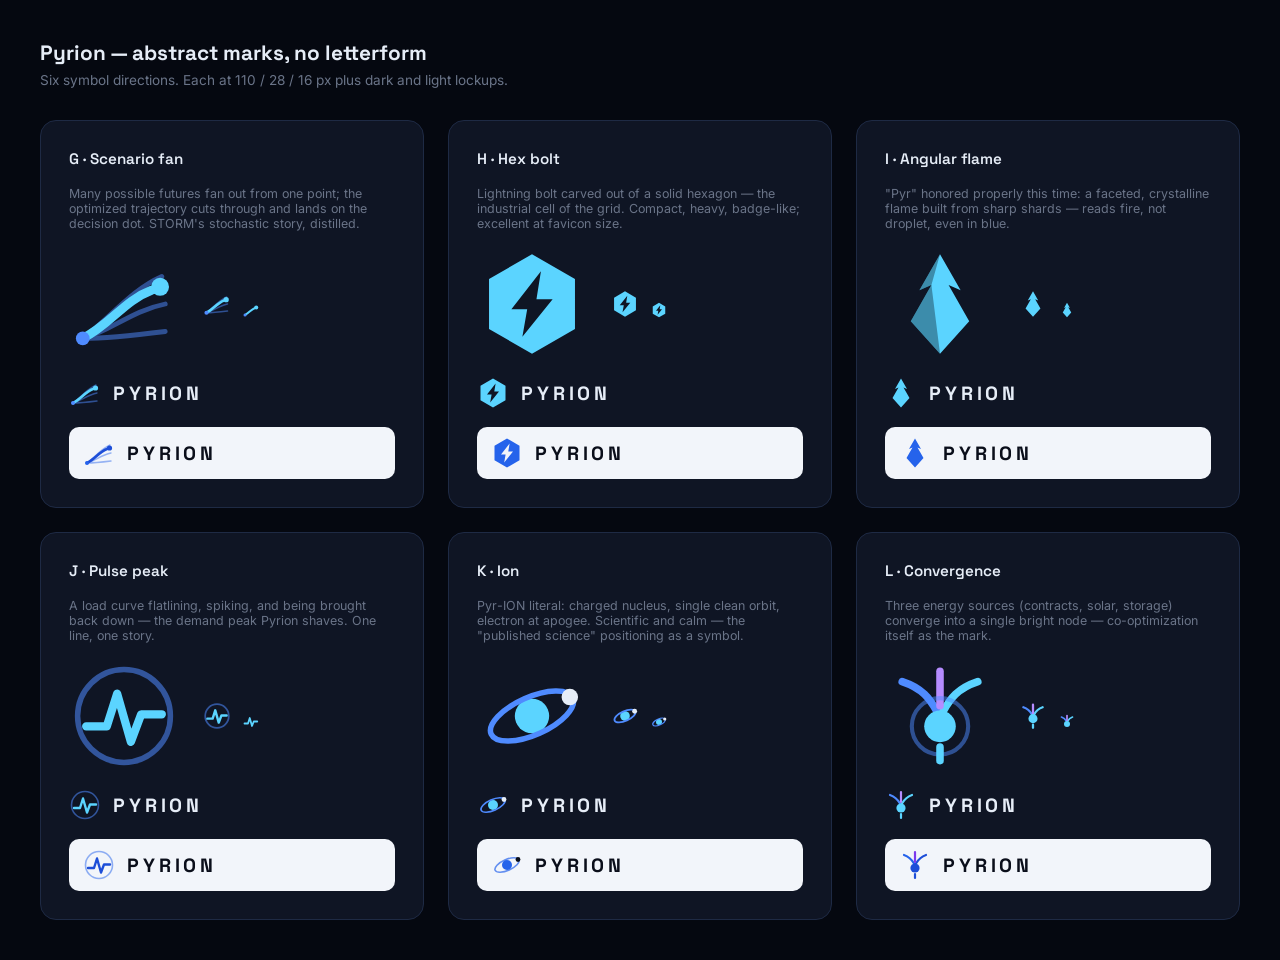
<file: logo-lab/abstract.html>
<!doctype html>
<html lang="en">
<head>
<meta charset="utf-8" />
<title>Pyrion — abstract marks (no letterform)</title>
<link rel="stylesheet" href="https://fonts.googleapis.com/css2?family=Space+Grotesk:wght@500;600;700&family=Inter:wght@400;500&display=swap" />
<style>
  :root { --bg:#050810; --surface:#0F1524; --border:#1E2A44; --text:#E6EDF7; --muted:#6A7488; }
  * { margin:0; padding:0; box-sizing:border-box; }
  body { background:var(--bg); color:var(--text); font-family:Inter,sans-serif; padding:40px; }
  h1 { font-family:'Space Grotesk'; font-size:1.3rem; margin-bottom:6px; }
  .sub { color:var(--muted); font-size:.85rem; margin-bottom:32px; }
  .grid { display:grid; grid-template-columns:repeat(3,1fr); gap:24px; max-width:1280px; }
  .cell { background:var(--surface); border:1px solid var(--border); border-radius:16px; padding:28px; display:flex; flex-direction:column; gap:18px; }
  .cell h2 { font:600 .95rem 'Space Grotesk'; }
  .cell p { font-size:.78rem; color:var(--muted); min-height:3.2em; }
  .stage { display:flex; align-items:center; gap:24px; }
  .big { width:110px; height:110px; flex:none; }
  .sizes { display:flex; align-items:flex-end; gap:12px; }
  .s28 { width:28px; height:28px; } .s16 { width:16px; height:16px; }
  .wordmark { display:flex; align-items:center; gap:12px; font:700 1.2rem 'Space Grotesk'; letter-spacing:.2em; }
  .wordmark svg { width:32px; height:32px; }
  .onlight { background:#F2F5FA; border-radius:10px; padding:10px 14px; }
  .onlight .wordmark { color:#0A0E1A; }
</style>
</head>
<body>
<h1>Pyrion — abstract marks, no letterform</h1>
<p class="sub">Six symbol directions. Each at 110 / 28 / 16 px plus dark and light lockups.</p>

<div class="grid">

  <!-- ====== G: SCENARIO FAN ====== -->
  <div class="cell">
    <h2>G · Scenario fan</h2>
    <p>Many possible futures fan out from one point; the optimized trajectory cuts through and lands on the decision dot. STORM's stochastic story, distilled.</p>
    <div class="stage">
      <svg class="big" viewBox="0 0 32 32" fill="none">
        <g stroke="#4F8BFF" opacity="0.5" stroke-width="1.4" stroke-linecap="round">
          <path d="M4 26 C12 24 18 18 28 16"/>
          <path d="M4 26 C12 20 18 12 27 8"/>
          <path d="M4 26 C10 26 20 25 28 24"/>
        </g>
        <path d="M4 26 C12 22 16 15 24 12" stroke="#5BD4FF" stroke-width="2.6" stroke-linecap="round"/>
        <circle cx="26.5" cy="11" r="2.6" fill="#5BD4FF"/>
        <circle cx="4" cy="26" r="2" fill="#4F8BFF"/>
      </svg>
      <div class="sizes">
        <svg class="s28" viewBox="0 0 32 32" fill="none"><g stroke="#4F8BFF" opacity="0.5" stroke-width="1.8" stroke-linecap="round"><path d="M4 26 C12 24 18 18 28 16"/><path d="M4 26 C12 20 18 12 27 8"/><path d="M4 26 C10 26 20 25 28 24"/></g><path d="M4 26 C12 22 16 15 24 12" stroke="#5BD4FF" stroke-width="3" stroke-linecap="round"/><circle cx="26.5" cy="11" r="3" fill="#5BD4FF"/><circle cx="4" cy="26" r="2.4" fill="#4F8BFF"/></svg>
        <svg class="s16" viewBox="0 0 32 32" fill="none"><path d="M4 26 C12 22 16 15 24 12" stroke="#5BD4FF" stroke-width="4" stroke-linecap="round"/><circle cx="26.5" cy="11" r="4" fill="#5BD4FF"/><circle cx="4" cy="26" r="3" fill="#4F8BFF"/></svg>
      </div>
    </div>
    <div class="wordmark"><svg viewBox="0 0 32 32" fill="none"><g stroke="#4F8BFF" opacity="0.5" stroke-width="1.4" stroke-linecap="round"><path d="M4 26 C12 24 18 18 28 16"/><path d="M4 26 C12 20 18 12 27 8"/><path d="M4 26 C10 26 20 25 28 24"/></g><path d="M4 26 C12 22 16 15 24 12" stroke="#5BD4FF" stroke-width="2.6" stroke-linecap="round"/><circle cx="26.5" cy="11" r="2.6" fill="#5BD4FF"/><circle cx="4" cy="26" r="2" fill="#4F8BFF"/></svg>PYRION</div>
    <div class="onlight"><div class="wordmark"><svg viewBox="0 0 32 32" fill="none"><g stroke="#2563EB" opacity="0.45" stroke-width="1.4" stroke-linecap="round"><path d="M4 26 C12 24 18 18 28 16"/><path d="M4 26 C12 20 18 12 27 8"/><path d="M4 26 C10 26 20 25 28 24"/></g><path d="M4 26 C12 22 16 15 24 12" stroke="#1D4ED8" stroke-width="2.6" stroke-linecap="round"/><circle cx="26.5" cy="11" r="2.6" fill="#1D4ED8"/><circle cx="4" cy="26" r="2" fill="#2563EB"/></svg>PYRION</div></div>
  </div>

  <!-- ====== H: HEX BOLT ====== -->
  <div class="cell">
    <h2>H · Hex bolt</h2>
    <p>Lightning bolt carved out of a solid hexagon — the industrial cell of the grid. Compact, heavy, badge-like; excellent at favicon size.</p>
    <div class="stage">
      <svg class="big" viewBox="0 0 32 32">
        <defs><linearGradient id="hg" x1="4" y1="4" x2="28" y2="28"><stop offset="0" stop-color="#5BD4FF"/><stop offset="1" stop-color="#4F8BFF"/></linearGradient></defs>
        <path fill="url(#hg)" fill-rule="evenodd" d="M16 1.5 28.5 8.75 v14.5 L16 30.5 3.5 23.25 V8.75 Z
          M18.6 6.5 10 17.5 h4.6 L13.2 25.5 22 14.6 h-4.7 Z"/>
      </svg>
      <div class="sizes">
        <svg class="s28" viewBox="0 0 32 32"><path fill="#5BD4FF" fill-rule="evenodd" d="M16 1.5 28.5 8.75 v14.5 L16 30.5 3.5 23.25 V8.75 Z M18.6 6.5 10 17.5 h4.6 L13.2 25.5 22 14.6 h-4.7 Z"/></svg>
        <svg class="s16" viewBox="0 0 32 32"><path fill="#5BD4FF" fill-rule="evenodd" d="M16 1.5 28.5 8.75 v14.5 L16 30.5 3.5 23.25 V8.75 Z M18.6 6.5 10 17.5 h4.6 L13.2 25.5 22 14.6 h-4.7 Z"/></svg>
      </div>
    </div>
    <div class="wordmark"><svg viewBox="0 0 32 32"><path fill="#5BD4FF" fill-rule="evenodd" d="M16 1.5 28.5 8.75 v14.5 L16 30.5 3.5 23.25 V8.75 Z M18.6 6.5 10 17.5 h4.6 L13.2 25.5 22 14.6 h-4.7 Z"/></svg>PYRION</div>
    <div class="onlight"><div class="wordmark"><svg viewBox="0 0 32 32"><path fill="#2563EB" fill-rule="evenodd" d="M16 1.5 28.5 8.75 v14.5 L16 30.5 3.5 23.25 V8.75 Z M18.6 6.5 10 17.5 h4.6 L13.2 25.5 22 14.6 h-4.7 Z"/></svg>PYRION</div></div>
  </div>

  <!-- ====== I: ANGULAR FLAME ====== -->
  <div class="cell">
    <h2>I · Angular flame</h2>
    <p>"Pyr" honored properly this time: a faceted, crystalline flame built from sharp shards — reads fire, not droplet, even in blue.</p>
    <div class="stage">
      <svg class="big" viewBox="0 0 32 32">
        <defs><linearGradient id="ig" x1="16" y1="2" x2="16" y2="30"><stop offset="0" stop-color="#5BD4FF"/><stop offset="1" stop-color="#4F8BFF"/></linearGradient></defs>
        <path fill="url(#ig)" d="M16 1.5 22 12 18.5 10.5 24.5 21 16 30.5 7.5 21 13.5 10.5 10 12 Z"/>
        <path fill="#050810" opacity="0.35" d="M16 1.5 13.5 10.5 10 12 16 1.5 Z M16 30.5 7.5 21 13.5 10.5 16 30.5 Z" />
      </svg>
      <div class="sizes">
        <svg class="s28" viewBox="0 0 32 32"><path fill="#5BD4FF" d="M16 1.5 22 12 18.5 10.5 24.5 21 16 30.5 7.5 21 13.5 10.5 10 12 Z"/></svg>
        <svg class="s16" viewBox="0 0 32 32"><path fill="#5BD4FF" d="M16 1.5 22 12 18.5 10.5 24.5 21 16 30.5 7.5 21 13.5 10.5 10 12 Z"/></svg>
      </div>
    </div>
    <div class="wordmark"><svg viewBox="0 0 32 32"><path fill="#5BD4FF" d="M16 1.5 22 12 18.5 10.5 24.5 21 16 30.5 7.5 21 13.5 10.5 10 12 Z"/></svg>PYRION</div>
    <div class="onlight"><div class="wordmark"><svg viewBox="0 0 32 32"><path fill="#2563EB" d="M16 1.5 22 12 18.5 10.5 24.5 21 16 30.5 7.5 21 13.5 10.5 10 12 Z"/></svg>PYRION</div></div>
  </div>

  <!-- ====== J: PULSE PEAK ====== -->
  <div class="cell">
    <h2>J · Pulse peak</h2>
    <p>A load curve flatlining, spiking, and being brought back down — the demand peak Pyrion shaves. One line, one story.</p>
    <div class="stage">
      <svg class="big" viewBox="0 0 32 32" fill="none">
        <circle cx="16" cy="16" r="13.5" stroke="#4F8BFF" stroke-width="1.6" opacity="0.55"/>
        <path d="M5 19 h6 l3 -9.5 4 14 3 -8 h6" stroke="#5BD4FF" stroke-width="2.4" stroke-linecap="round" stroke-linejoin="round"/>
      </svg>
      <div class="sizes">
        <svg class="s28" viewBox="0 0 32 32" fill="none"><circle cx="16" cy="16" r="13.5" stroke="#4F8BFF" stroke-width="2" opacity="0.55"/><path d="M5 19 h6 l3 -9.5 4 14 3 -8 h6" stroke="#5BD4FF" stroke-width="2.8" stroke-linecap="round" stroke-linejoin="round"/></svg>
        <svg class="s16" viewBox="0 0 32 32" fill="none"><path d="M3 19 h7 l3.5 -11 4.5 16 3.5 -9 h7" stroke="#5BD4FF" stroke-width="3.6" stroke-linecap="round" stroke-linejoin="round"/></svg>
      </div>
    </div>
    <div class="wordmark"><svg viewBox="0 0 32 32" fill="none"><circle cx="16" cy="16" r="13.5" stroke="#4F8BFF" stroke-width="1.6" opacity="0.55"/><path d="M5 19 h6 l3 -9.5 4 14 3 -8 h6" stroke="#5BD4FF" stroke-width="2.4" stroke-linecap="round" stroke-linejoin="round"/></svg>PYRION</div>
    <div class="onlight"><div class="wordmark"><svg viewBox="0 0 32 32" fill="none"><circle cx="16" cy="16" r="13.5" stroke="#2563EB" stroke-width="1.6" opacity="0.5"/><path d="M5 19 h6 l3 -9.5 4 14 3 -8 h6" stroke="#1D4ED8" stroke-width="2.4" stroke-linecap="round" stroke-linejoin="round"/></svg>PYRION</div></div>
  </div>

  <!-- ====== K: ION ====== -->
  <div class="cell">
    <h2>K · Ion</h2>
    <p>Pyr-ION literal: charged nucleus, single clean orbit, electron at apogee. Scientific and calm — the "published science" positioning as a symbol.</p>
    <div class="stage">
      <svg class="big" viewBox="0 0 32 32" fill="none">
        <circle cx="16" cy="16" r="5" fill="#5BD4FF"/>
        <ellipse cx="16" cy="16" rx="13" ry="5.5" stroke="#4F8BFF" stroke-width="1.6" transform="rotate(-24 16 16)"/>
        <circle cx="27" cy="10.5" r="2.4" fill="#E6EDF7"/>
      </svg>
      <div class="sizes">
        <svg class="s28" viewBox="0 0 32 32" fill="none"><circle cx="16" cy="16" r="5.5" fill="#5BD4FF"/><ellipse cx="16" cy="16" rx="13" ry="5.5" stroke="#4F8BFF" stroke-width="2" transform="rotate(-24 16 16)"/><circle cx="27" cy="10.5" r="2.8" fill="#E6EDF7"/></svg>
        <svg class="s16" viewBox="0 0 32 32" fill="none"><circle cx="16" cy="16" r="6" fill="#5BD4FF"/><ellipse cx="16" cy="16" rx="13.5" ry="6" stroke="#4F8BFF" stroke-width="2.6" transform="rotate(-24 16 16)"/><circle cx="27.5" cy="10" r="3.2" fill="#E6EDF7"/></svg>
      </div>
    </div>
    <div class="wordmark"><svg viewBox="0 0 32 32" fill="none"><circle cx="16" cy="16" r="5" fill="#5BD4FF"/><ellipse cx="16" cy="16" rx="13" ry="5.5" stroke="#4F8BFF" stroke-width="1.6" transform="rotate(-24 16 16)"/><circle cx="27" cy="10.5" r="2.4" fill="#E6EDF7"/></svg>PYRION</div>
    <div class="onlight"><div class="wordmark"><svg viewBox="0 0 32 32" fill="none"><circle cx="16" cy="16" r="5" fill="#2563EB"/><ellipse cx="16" cy="16" rx="13" ry="5.5" stroke="#2563EB" stroke-width="1.6" opacity="0.7" transform="rotate(-24 16 16)"/><circle cx="27" cy="10.5" r="2.4" fill="#0A0E1A"/></svg>PYRION</div></div>
  </div>

  <!-- ====== L: CONVERGENCE ====== -->
  <div class="cell">
    <h2>L · Convergence</h2>
    <p>Three energy sources (contracts, solar, storage) converge into a single bright node — co-optimization itself as the mark.</p>
    <div class="stage">
      <svg class="big" viewBox="0 0 32 32" fill="none">
        <g stroke-width="2.2" stroke-linecap="round">
          <path d="M5 6 C11 8 13 11 15 14.5" stroke="#4F8BFF"/>
          <path d="M27 6 C21 8 19 11 17 14.5" stroke="#5BD4FF"/>
          <path d="M16 3 V13" stroke="#B58CFF"/>
        </g>
        <circle cx="16" cy="19" r="4.6" fill="#5BD4FF"/>
        <circle cx="16" cy="19" r="8.2" stroke="#4F8BFF" stroke-width="1.2" opacity="0.5"/>
        <path d="M16 25 v4" stroke="#5BD4FF" stroke-width="2.2" stroke-linecap="round"/>
      </svg>
      <div class="sizes">
        <svg class="s28" viewBox="0 0 32 32" fill="none"><g stroke-width="2.6" stroke-linecap="round"><path d="M5 6 C11 8 13 11 15 14.5" stroke="#4F8BFF"/><path d="M27 6 C21 8 19 11 17 14.5" stroke="#5BD4FF"/><path d="M16 3 V13" stroke="#B58CFF"/></g><circle cx="16" cy="19" r="5.2" fill="#5BD4FF"/><path d="M16 26 v3.5" stroke="#5BD4FF" stroke-width="2.6" stroke-linecap="round"/></svg>
        <svg class="s16" viewBox="0 0 32 32" fill="none"><g stroke-width="3.4" stroke-linecap="round"><path d="M5 6 C11 8 13 11 15 14.5" stroke="#4F8BFF"/><path d="M27 6 C21 8 19 11 17 14.5" stroke="#5BD4FF"/><path d="M16 3 V13" stroke="#B58CFF"/></g><circle cx="16" cy="20" r="6" fill="#5BD4FF"/></svg>
      </div>
    </div>
    <div class="wordmark"><svg viewBox="0 0 32 32" fill="none"><g stroke-width="2.2" stroke-linecap="round"><path d="M5 6 C11 8 13 11 15 14.5" stroke="#4F8BFF"/><path d="M27 6 C21 8 19 11 17 14.5" stroke="#5BD4FF"/><path d="M16 3 V13" stroke="#B58CFF"/></g><circle cx="16" cy="19" r="4.6" fill="#5BD4FF"/><path d="M16 25 v4" stroke="#5BD4FF" stroke-width="2.2" stroke-linecap="round"/></svg>PYRION</div>
    <div class="onlight"><div class="wordmark"><svg viewBox="0 0 32 32" fill="none"><g stroke-width="2.2" stroke-linecap="round"><path d="M5 6 C11 8 13 11 15 14.5" stroke="#2563EB"/><path d="M27 6 C21 8 19 11 17 14.5" stroke="#1D4ED8"/><path d="M16 3 V13" stroke="#7C3AED"/></g><circle cx="16" cy="19" r="4.6" fill="#1D4ED8"/><path d="M16 25 v4" stroke="#1D4ED8" stroke-width="2.2" stroke-linecap="round"/></svg>PYRION</div></div>
  </div>

</div>
</body>
</html>
</file>
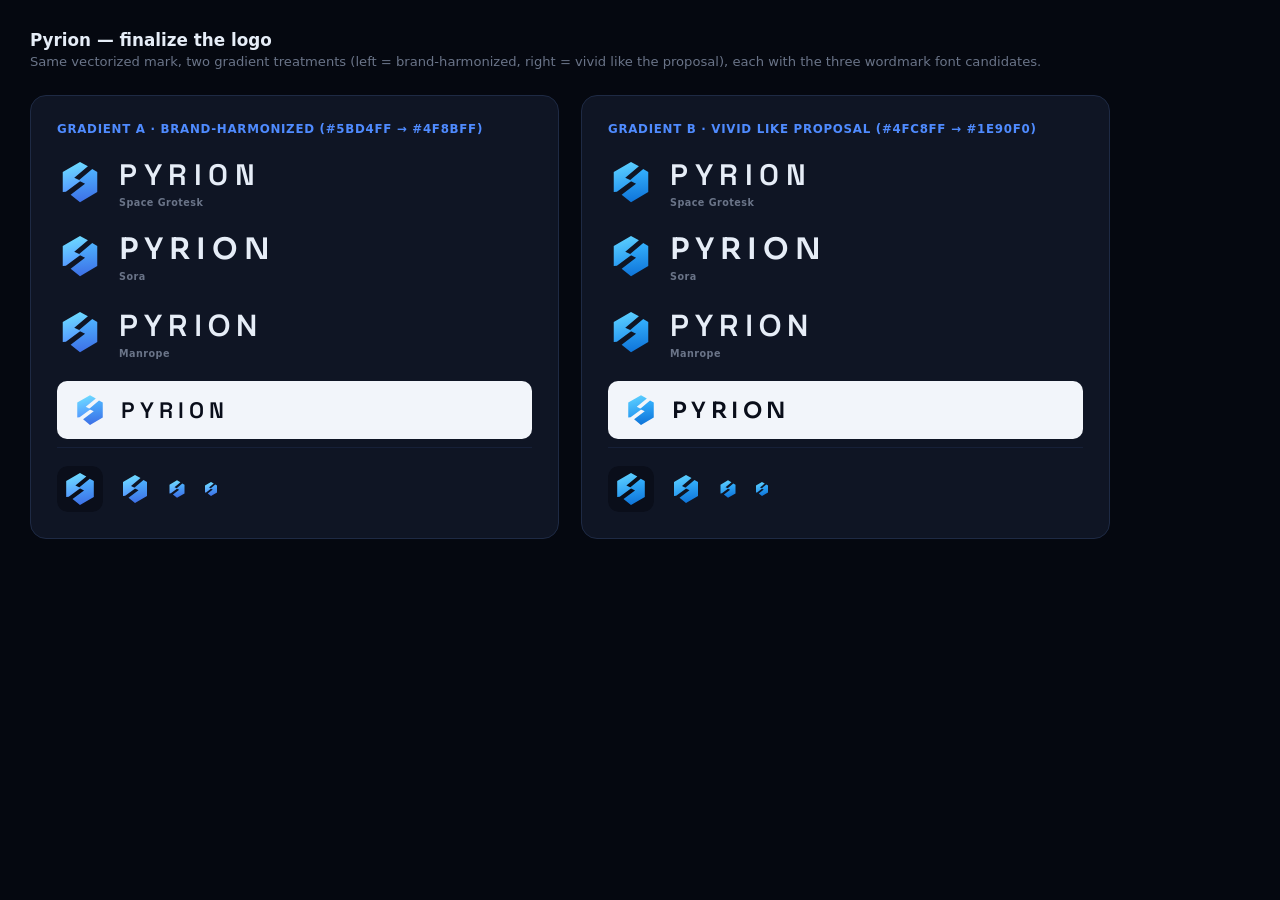
<file: logo-lab/final-logo.html>
<!doctype html>
<html lang="en">
<head>
<meta charset="utf-8" />
<title>Pyrion — final logo chooser</title>
<link rel="preconnect" href="https://fonts.googleapis.com" />
<link rel="preconnect" href="https://fonts.gstatic.com" crossorigin />
<link rel="stylesheet" href="https://fonts.googleapis.com/css2?family=Space+Grotesk:wght@600;700&family=Sora:wght@600;700&family=Manrope:wght@600;700;800&display=swap" />
<style>
  body { margin:0; background:#050810; color:#E6EDF7; font-family:system-ui,sans-serif; padding:30px; }
  h1 { font-size:1.05rem; margin:0 0 4px; }
  .sub { color:#6A7488; font-size:.82rem; margin:0 0 26px; }
  .grid { display:grid; grid-template-columns:1fr 1fr; gap:22px; max-width:1080px; }
  .panel { background:#0F1524; border:1px solid #1E2A44; border-radius:16px; padding:26px; }
  .panel h2 { font-size:.74rem; color:#4F8BFF; margin:0 0 20px; letter-spacing:.06em; text-transform:uppercase; }
  .lockup { display:flex; align-items:center; gap:16px; margin-bottom:22px; }
  .lockup svg { width:46px; height:46px; flex:none; }
  .wm { font-size:1.85rem; text-transform:uppercase; color:#E6EDF7; }
  .wm small { display:block; font-size:.6rem; letter-spacing:.05em; color:#6A7488; text-transform:none; margin-top:3px; font-family:system-ui; }
  .f-grotesk { font-family:'Space Grotesk'; font-weight:600; letter-spacing:.22em; }
  .f-sora    { font-family:'Sora';          font-weight:600; letter-spacing:.20em; }
  .f-manrope { font-family:'Manrope';        font-weight:700; letter-spacing:.20em; }
  .sizes { display:flex; align-items:center; gap:16px; margin-top:8px; padding-top:18px; border-top:1px solid #162038; }
  .sizes svg { display:block; }
  .tile { width:46px; height:46px; border-radius:11px; }
  .lightrow { background:#F2F5FA; border-radius:10px; padding:12px 16px; display:flex; align-items:center; gap:14px; margin-top:14px; }
  .lightrow svg { width:34px; height:34px; }
  .lightrow .wm { color:#0A0E1A; font-size:1.4rem; }
</style>
</head>
<body>
<h1>Pyrion — finalize the logo</h1>
<p class="sub">Same vectorized mark, two gradient treatments (left = brand-harmonized, right = vivid like the proposal), each with the three wordmark font candidates.</p>

<div class="grid">
  <!-- ============ GRADIENT A: brand-harmonized ============ -->
  <div class="panel">
    <h2>Gradient A · brand-harmonized (#5BD4FF → #4F8BFF)</h2>
    <div class="lockup"><svg viewBox="0 0 32 32" data-mark="A"></svg><span class="wm f-grotesk">Pyrion<small>Space Grotesk</small></span></div>
    <div class="lockup"><svg viewBox="0 0 32 32" data-mark="A"></svg><span class="wm f-sora">Pyrion<small>Sora</small></span></div>
    <div class="lockup"><svg viewBox="0 0 32 32" data-mark="A"></svg><span class="wm f-manrope">Pyrion<small>Manrope</small></span></div>
    <div class="lightrow"><svg viewBox="0 0 32 32" data-mark="A"></svg><span class="wm f-grotesk">Pyrion</span></div>
    <div class="sizes">
      <svg class="tile" viewBox="0 0 32 32" data-tile="A"></svg>
      <svg width="32" height="32" viewBox="0 0 32 32" data-mark="A"></svg>
      <svg width="20" height="20" viewBox="0 0 32 32" data-mark="A"></svg>
      <svg width="16" height="16" viewBox="0 0 32 32" data-mark="A"></svg>
    </div>
  </div>

  <!-- ============ GRADIENT B: vivid ============ -->
  <div class="panel">
    <h2>Gradient B · vivid like proposal (#4FC8FF → #1E90F0)</h2>
    <div class="lockup"><svg viewBox="0 0 32 32" data-mark="B"></svg><span class="wm f-grotesk">Pyrion<small>Space Grotesk</small></span></div>
    <div class="lockup"><svg viewBox="0 0 32 32" data-mark="B"></svg><span class="wm f-sora">Pyrion<small>Sora</small></span></div>
    <div class="lockup"><svg viewBox="0 0 32 32" data-mark="B"></svg><span class="wm f-manrope">Pyrion<small>Manrope</small></span></div>
    <div class="lightrow"><svg viewBox="0 0 32 32" data-mark="B"></svg><span class="wm f-sora">Pyrion</span></div>
    <div class="sizes">
      <svg class="tile" viewBox="0 0 32 32" data-tile="B"></svg>
      <svg width="32" height="32" viewBox="0 0 32 32" data-mark="B"></svg>
      <svg width="20" height="20" viewBox="0 0 32 32" data-mark="B"></svg>
      <svg width="16" height="16" viewBox="0 0 32 32" data-mark="B"></svg>
    </div>
  </div>
</div>

<script>
  const grads = {
    A: { aTop:'#6FE0FF', aBot:'#4F8BFF', bTop:'#4FB6FF', bBot:'#3D6FE6' },
    B: { aTop:'#5FD2FF', aBot:'#1E90F0', bTop:'#36B4FF', bBot:'#0E73D8' },
  };
  function markSVG(key, idp) {
    const g = grads[key];
    return `
      <defs>
        <linearGradient id="gA-${idp}" x1="8" y1="2" x2="14" y2="26" gradientUnits="userSpaceOnUse">
          <stop offset="0" stop-color="${g.aTop}"/><stop offset="1" stop-color="${g.aBot}"/>
        </linearGradient>
        <linearGradient id="gB-${idp}" x1="20" y1="6" x2="22" y2="30" gradientUnits="userSpaceOnUse">
          <stop offset="0" stop-color="${g.bTop}"/><stop offset="1" stop-color="${g.bBot}"/>
        </linearGradient>
      </defs>
      <path fill="url(#gA-${idp})" d="M16 2 L21.5 5.1 L12 13 L16.5 15.2 L6.2 22.8 L4 23 L4 9 Z"/>
      <path fill="url(#gB-${idp})" d="M24.5 7 L15 15 L19.5 17.2 L9.5 24.8 L16 30 L28 23 L28 9 Z"/>`;
  }
  let n = 0;
  document.querySelectorAll('svg[data-mark]').forEach(s => { s.innerHTML = markSVG(s.dataset.mark, 'm'+(n++)); });
  document.querySelectorAll('svg[data-tile]').forEach(s => {
    const k = s.dataset.tile;
    s.innerHTML = `<rect width="32" height="32" rx="7" fill="#0A0E1A"/><g transform="translate(3.2 3.2) scale(0.8)">${markSVG(k,'t'+(n++))}</g>`;
  });
</script>
</body>
</html>
</file>
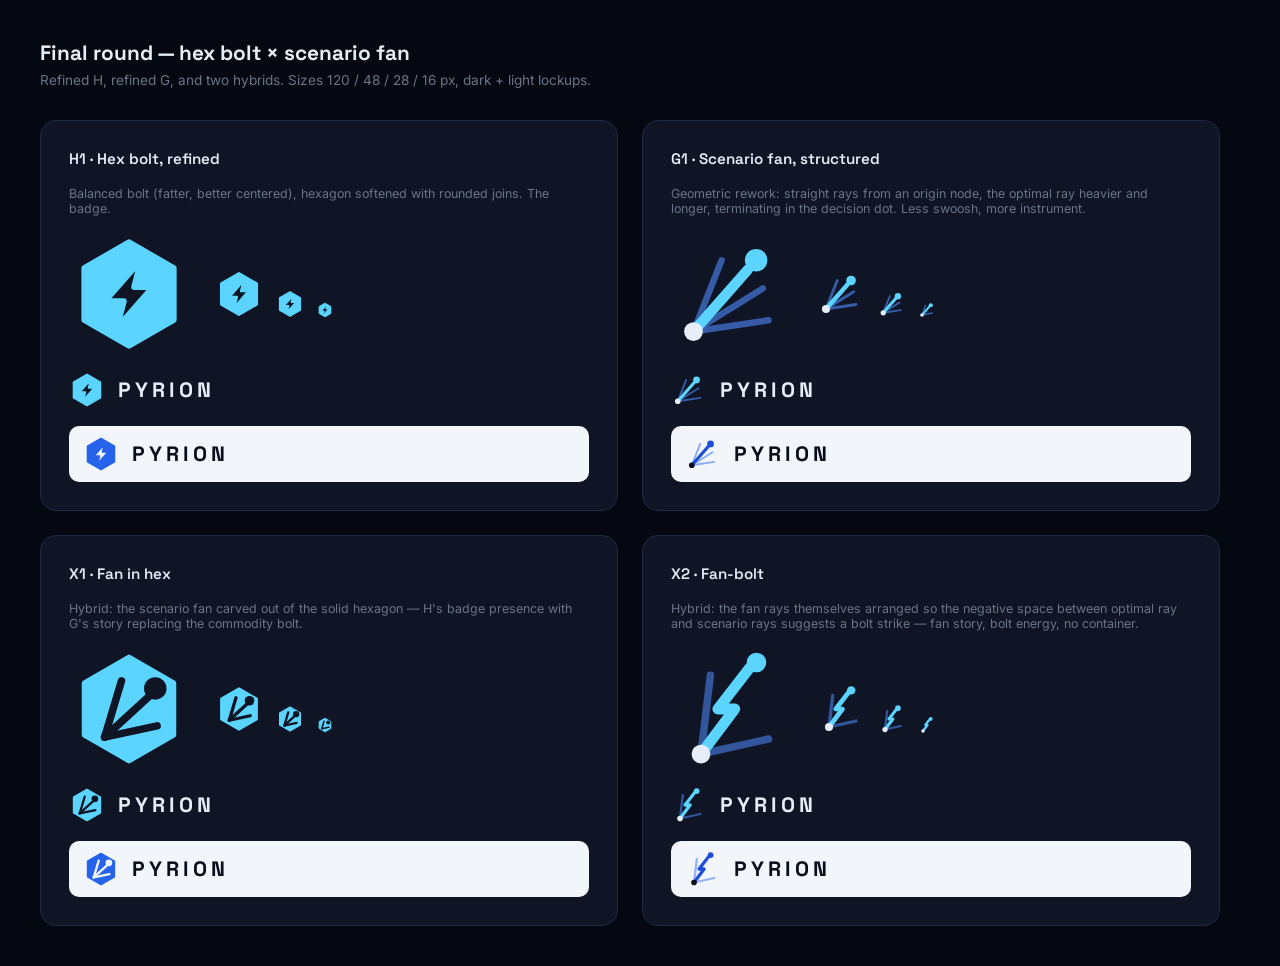
<file: logo-lab/final.html>
<!doctype html>
<html lang="en">
<head>
<meta charset="utf-8" />
<title>Pyrion — final round: hex bolt × scenario fan</title>
<link rel="stylesheet" href="https://fonts.googleapis.com/css2?family=Space+Grotesk:wght@500;600;700&family=Inter:wght@400;500&display=swap" />
<style>
  :root { --bg:#050810; --surface:#0F1524; --border:#1E2A44; --text:#E6EDF7; --muted:#6A7488; }
  * { margin:0; padding:0; box-sizing:border-box; }
  body { background:var(--bg); color:var(--text); font-family:Inter,sans-serif; padding:40px; }
  h1 { font-family:'Space Grotesk'; font-size:1.3rem; margin-bottom:6px; }
  .sub { color:var(--muted); font-size:.85rem; margin-bottom:32px; }
  .grid { display:grid; grid-template-columns:repeat(2,1fr); gap:24px; max-width:1180px; }
  .cell { background:var(--surface); border:1px solid var(--border); border-radius:16px; padding:28px; display:flex; flex-direction:column; gap:18px; }
  .cell h2 { font:600 .95rem 'Space Grotesk'; }
  .cell p { font-size:.78rem; color:var(--muted); min-height:2.4em; }
  .stage { display:flex; align-items:center; gap:26px; }
  .big { width:120px; height:120px; flex:none; }
  .sizes { display:flex; align-items:flex-end; gap:13px; }
  .s48 { width:48px; height:48px; } .s28 { width:28px; height:28px; } .s16 { width:16px; height:16px; }
  .wordmark { display:flex; align-items:center; gap:13px; font:700 1.3rem 'Space Grotesk'; letter-spacing:.2em; }
  .wordmark svg { width:36px; height:36px; }
  .onlight { background:#F2F5FA; border-radius:10px; padding:10px 14px; }
  .onlight .wordmark { color:#0A0E1A; }
</style>
</head>
<body>
<h1>Final round — hex bolt × scenario fan</h1>
<p class="sub">Refined H, refined G, and two hybrids. Sizes 120 / 48 / 28 / 16 px, dark + light lockups.</p>

<div class="grid">

  <!-- ====== H1: REFINED HEX BOLT ====== -->
  <div class="cell">
    <h2>H1 · Hex bolt, refined</h2>
    <p>Balanced bolt (fatter, better centered), hexagon softened with rounded joins. The badge.</p>
    <div class="stage">
      <svg class="big" viewBox="0 0 32 32">
        <defs><linearGradient id="h1" x1="4" y1="4" x2="28" y2="28"><stop offset="0" stop-color="#5BD4FF"/><stop offset="1" stop-color="#4F8BFF"/></linearGradient></defs>
        <path fill="url(#h1)" stroke="url(#h1)" stroke-width="1.6" stroke-linejoin="round" fill-rule="evenodd"
          d="M16 2.2 27.9 9.1 v13.8 L16 29.8 4.1 22.9 V9.1 Z
             M19.3 6.8 9.6 17.9 h5 L12.7 25.2 22.4 14.1 h-5 Z"/>
      </svg>
      <div class="sizes">
        <svg class="s48" viewBox="0 0 32 32"><path fill="#5BD4FF" stroke="#5BD4FF" stroke-width="1.6" stroke-linejoin="round" fill-rule="evenodd" d="M16 2.2 27.9 9.1 v13.8 L16 29.8 4.1 22.9 V9.1 Z M19.3 6.8 9.6 17.9 h5 L12.7 25.2 22.4 14.1 h-5 Z"/></svg>
        <svg class="s28" viewBox="0 0 32 32"><path fill="#5BD4FF" stroke="#5BD4FF" stroke-width="1.6" stroke-linejoin="round" fill-rule="evenodd" d="M16 2.2 27.9 9.1 v13.8 L16 29.8 4.1 22.9 V9.1 Z M19.3 6.8 9.6 17.9 h5 L12.7 25.2 22.4 14.1 h-5 Z"/></svg>
        <svg class="s16" viewBox="0 0 32 32"><path fill="#5BD4FF" stroke="#5BD4FF" stroke-width="1.6" stroke-linejoin="round" fill-rule="evenodd" d="M16 2.2 27.9 9.1 v13.8 L16 29.8 4.1 22.9 V9.1 Z M19.3 6.8 9.6 17.9 h5 L12.7 25.2 22.4 14.1 h-5 Z"/></svg>
      </div>
    </div>
    <div class="wordmark"><svg viewBox="0 0 32 32"><path fill="#5BD4FF" stroke="#5BD4FF" stroke-width="1.6" stroke-linejoin="round" fill-rule="evenodd" d="M16 2.2 27.9 9.1 v13.8 L16 29.8 4.1 22.9 V9.1 Z M19.3 6.8 9.6 17.9 h5 L12.7 25.2 22.4 14.1 h-5 Z"/></svg>PYRION</div>
    <div class="onlight"><div class="wordmark"><svg viewBox="0 0 32 32"><path fill="#2563EB" stroke="#2563EB" stroke-width="1.6" stroke-linejoin="round" fill-rule="evenodd" d="M16 2.2 27.9 9.1 v13.8 L16 29.8 4.1 22.9 V9.1 Z M19.3 6.8 9.6 17.9 h5 L12.7 25.2 22.4 14.1 h-5 Z"/></svg>PYRION</div></div>
  </div>

  <!-- ====== G1: STRUCTURED FAN ====== -->
  <div class="cell">
    <h2>G1 · Scenario fan, structured</h2>
    <p>Geometric rework: straight rays from an origin node, the optimal ray heavier and longer, terminating in the decision dot. Less swoosh, more instrument.</p>
    <div class="stage">
      <svg class="big" viewBox="0 0 32 32" fill="none">
        <g stroke="#4F8BFF" stroke-width="1.7" stroke-linecap="round" opacity="0.6">
          <path d="M6 26 L26 23"/>
          <path d="M6 26 L24.5 14.5"/>
          <path d="M6 26 L13.5 7"/>
        </g>
        <path d="M6 26 L20.5 9.5" stroke="#5BD4FF" stroke-width="2.8" stroke-linecap="round"/>
        <circle cx="22.7" cy="7" r="3" fill="#5BD4FF"/>
        <circle cx="6" cy="26" r="2.5" fill="#E6EDF7"/>
      </svg>
      <div class="sizes">
        <svg class="s48" viewBox="0 0 32 32" fill="none"><g stroke="#4F8BFF" stroke-width="1.9" stroke-linecap="round" opacity="0.6"><path d="M6 26 L26 23"/><path d="M6 26 L24.5 14.5"/><path d="M6 26 L13.5 7"/></g><path d="M6 26 L20.5 9.5" stroke="#5BD4FF" stroke-width="3" stroke-linecap="round"/><circle cx="22.7" cy="7" r="3.2" fill="#5BD4FF"/><circle cx="6" cy="26" r="2.7" fill="#E6EDF7"/></svg>
        <svg class="s28" viewBox="0 0 32 32" fill="none"><g stroke="#4F8BFF" stroke-width="2.2" stroke-linecap="round" opacity="0.6"><path d="M6 26 L26 23"/><path d="M6 26 L24.5 14.5"/><path d="M6 26 L13.5 7"/></g><path d="M6 26 L20.5 9.5" stroke="#5BD4FF" stroke-width="3.4" stroke-linecap="round"/><circle cx="22.7" cy="7" r="3.6" fill="#5BD4FF"/><circle cx="6" cy="26" r="3" fill="#E6EDF7"/></svg>
        <svg class="s16" viewBox="0 0 32 32" fill="none"><g stroke="#4F8BFF" stroke-width="2.6" stroke-linecap="round" opacity="0.65"><path d="M6 26 L26.5 22"/><path d="M6 26 L13 6.5"/></g><path d="M6 26 L20.5 9.5" stroke="#5BD4FF" stroke-width="4" stroke-linecap="round"/><circle cx="23.5" cy="6.5" r="4.2" fill="#5BD4FF"/><circle cx="6" cy="26" r="3.6" fill="#E6EDF7"/></svg>
      </div>
    </div>
    <div class="wordmark"><svg viewBox="0 0 32 32" fill="none"><g stroke="#4F8BFF" stroke-width="1.7" stroke-linecap="round" opacity="0.6"><path d="M6 26 L26 23"/><path d="M6 26 L24.5 14.5"/><path d="M6 26 L13.5 7"/></g><path d="M6 26 L20.5 9.5" stroke="#5BD4FF" stroke-width="2.8" stroke-linecap="round"/><circle cx="22.7" cy="7" r="3" fill="#5BD4FF"/><circle cx="6" cy="26" r="2.5" fill="#E6EDF7"/></svg>PYRION</div>
    <div class="onlight"><div class="wordmark"><svg viewBox="0 0 32 32" fill="none"><g stroke="#2563EB" stroke-width="1.7" stroke-linecap="round" opacity="0.5"><path d="M6 26 L26 23"/><path d="M6 26 L24.5 14.5"/><path d="M6 26 L13.5 7"/></g><path d="M6 26 L20.5 9.5" stroke="#1D4ED8" stroke-width="2.8" stroke-linecap="round"/><circle cx="22.7" cy="7" r="3" fill="#1D4ED8"/><circle cx="6" cy="26" r="2.5" fill="#0A0E1A"/></svg>PYRION</div></div>
  </div>

  <!-- ====== X1: FAN IN HEX ====== -->
  <div class="cell">
    <h2>X1 · Fan in hex</h2>
    <p>Hybrid: the scenario fan carved out of the solid hexagon — H's badge presence with G's story replacing the commodity bolt.</p>
    <div class="stage">
      <svg class="big" viewBox="0 0 32 32">
        <defs><linearGradient id="x1" x1="4" y1="4" x2="28" y2="28"><stop offset="0" stop-color="#5BD4FF"/><stop offset="1" stop-color="#4F8BFF"/></linearGradient>
        <mask id="x1m">
          <rect width="32" height="32" fill="white"/>
          <g stroke="black" stroke-width="2" stroke-linecap="round">
            <path d="M9.5 23.5 L23.5 20.5"/>
            <path d="M9.5 23.5 L21.5 12.5"/>
            <path d="M9.5 23.5 L14 8.5"/>
          </g>
          <circle cx="23" cy="10.5" r="3" fill="black"/>
        </mask></defs>
        <path fill="url(#x1)" mask="url(#x1m)" stroke="url(#x1)" stroke-width="1.4" stroke-linejoin="round" d="M16 2.2 27.9 9.1 v13.8 L16 29.8 4.1 22.9 V9.1 Z"/>
      </svg>
      <div class="sizes">
        <svg class="s48" viewBox="0 0 32 32"><defs><mask id="x1b"><rect width="32" height="32" fill="white"/><g stroke="black" stroke-width="2.2" stroke-linecap="round"><path d="M9.5 23.5 L23.5 20.5"/><path d="M9.5 23.5 L21.5 12.5"/><path d="M9.5 23.5 L14 8.5"/></g><circle cx="23" cy="10.5" r="3.2" fill="black"/></mask></defs><path fill="#5BD4FF" mask="url(#x1b)" stroke="#5BD4FF" stroke-width="1.4" stroke-linejoin="round" d="M16 2.2 27.9 9.1 v13.8 L16 29.8 4.1 22.9 V9.1 Z"/></svg>
        <svg class="s28" viewBox="0 0 32 32"><defs><mask id="x1c"><rect width="32" height="32" fill="white"/><g stroke="black" stroke-width="2.6" stroke-linecap="round"><path d="M9.5 23.5 L23.5 20.5"/><path d="M9.5 23.5 L21.5 12.5"/><path d="M9.5 23.5 L14 8.5"/></g><circle cx="23" cy="10.5" r="3.6" fill="black"/></mask></defs><path fill="#5BD4FF" mask="url(#x1c)" stroke="#5BD4FF" stroke-width="1.4" stroke-linejoin="round" d="M16 2.2 27.9 9.1 v13.8 L16 29.8 4.1 22.9 V9.1 Z"/></svg>
        <svg class="s16" viewBox="0 0 32 32"><defs><mask id="x1d"><rect width="32" height="32" fill="white"/><g stroke="black" stroke-width="3.2" stroke-linecap="round"><path d="M9.5 23.5 L23.5 20.5"/><path d="M9.5 23.5 L14 8.5"/></g><circle cx="22.5" cy="11" r="4.2" fill="black"/></mask></defs><path fill="#5BD4FF" mask="url(#x1d)" stroke="#5BD4FF" stroke-width="1.4" stroke-linejoin="round" d="M16 2.2 27.9 9.1 v13.8 L16 29.8 4.1 22.9 V9.1 Z"/></svg>
      </div>
    </div>
    <div class="wordmark"><svg viewBox="0 0 32 32"><defs><mask id="x1e"><rect width="32" height="32" fill="white"/><g stroke="black" stroke-width="2" stroke-linecap="round"><path d="M9.5 23.5 L23.5 20.5"/><path d="M9.5 23.5 L21.5 12.5"/><path d="M9.5 23.5 L14 8.5"/></g><circle cx="23" cy="10.5" r="3" fill="black"/></mask></defs><path fill="#5BD4FF" mask="url(#x1e)" stroke="#5BD4FF" stroke-width="1.4" stroke-linejoin="round" d="M16 2.2 27.9 9.1 v13.8 L16 29.8 4.1 22.9 V9.1 Z"/></svg>PYRION</div>
    <div class="onlight"><div class="wordmark"><svg viewBox="0 0 32 32"><defs><mask id="x1f"><rect width="32" height="32" fill="white"/><g stroke="black" stroke-width="2" stroke-linecap="round"><path d="M9.5 23.5 L23.5 20.5"/><path d="M9.5 23.5 L21.5 12.5"/><path d="M9.5 23.5 L14 8.5"/></g><circle cx="23" cy="10.5" r="3" fill="black"/></mask></defs><path fill="#2563EB" mask="url(#x1f)" stroke="#2563EB" stroke-width="1.4" stroke-linejoin="round" d="M16 2.2 27.9 9.1 v13.8 L16 29.8 4.1 22.9 V9.1 Z"/></svg>PYRION</div></div>
  </div>

  <!-- ====== X2: FAN-BOLT ====== -->
  <div class="cell">
    <h2>X2 · Fan-bolt</h2>
    <p>Hybrid: the fan rays themselves arranged so the negative space between optimal ray and scenario rays suggests a bolt strike — fan story, bolt energy, no container.</p>
    <div class="stage">
      <svg class="big" viewBox="0 0 32 32" fill="none">
        <g stroke="#4F8BFF" stroke-width="2" stroke-linecap="round" opacity="0.55">
          <path d="M8 28 L26 24"/>
          <path d="M8 28 L10.5 7"/>
        </g>
        <path d="M8 28 L17 16 H12.5 L21 5" stroke="#5BD4FF" stroke-width="2.9" stroke-linecap="round" stroke-linejoin="round"/>
        <circle cx="22.8" cy="3.6" r="2.6" fill="#5BD4FF"/>
        <circle cx="8" cy="28" r="2.5" fill="#E6EDF7"/>
      </svg>
      <div class="sizes">
        <svg class="s48" viewBox="0 0 32 32" fill="none"><g stroke="#4F8BFF" stroke-width="2.2" stroke-linecap="round" opacity="0.55"><path d="M8 28 L26 24"/><path d="M8 28 L10.5 7"/></g><path d="M8 28 L17 16 H12.5 L21 5" stroke="#5BD4FF" stroke-width="3.1" stroke-linecap="round" stroke-linejoin="round"/><circle cx="22.8" cy="3.6" r="2.8" fill="#5BD4FF"/><circle cx="8" cy="28" r="2.7" fill="#E6EDF7"/></svg>
        <svg class="s28" viewBox="0 0 32 32" fill="none"><g stroke="#4F8BFF" stroke-width="2.5" stroke-linecap="round" opacity="0.55"><path d="M8 28 L26 24"/><path d="M8 28 L10.5 7"/></g><path d="M8 28 L17 16 H12.5 L21 5" stroke="#5BD4FF" stroke-width="3.5" stroke-linecap="round" stroke-linejoin="round"/><circle cx="22.8" cy="3.6" r="3.2" fill="#5BD4FF"/><circle cx="8" cy="28" r="3" fill="#E6EDF7"/></svg>
        <svg class="s16" viewBox="0 0 32 32" fill="none"><path d="M8 28 L17 16 H12.5 L21 5" stroke="#5BD4FF" stroke-width="4.4" stroke-linecap="round" stroke-linejoin="round"/><circle cx="23.5" cy="3.8" r="3.8" fill="#5BD4FF"/><circle cx="8" cy="28" r="3.4" fill="#E6EDF7"/></svg>
      </div>
    </div>
    <div class="wordmark"><svg viewBox="0 0 32 32" fill="none"><g stroke="#4F8BFF" stroke-width="2" stroke-linecap="round" opacity="0.55"><path d="M8 28 L26 24"/><path d="M8 28 L10.5 7"/></g><path d="M8 28 L17 16 H12.5 L21 5" stroke="#5BD4FF" stroke-width="2.9" stroke-linecap="round" stroke-linejoin="round"/><circle cx="22.8" cy="3.6" r="2.6" fill="#5BD4FF"/><circle cx="8" cy="28" r="2.5" fill="#E6EDF7"/></svg>PYRION</div>
    <div class="onlight"><div class="wordmark"><svg viewBox="0 0 32 32" fill="none"><g stroke="#2563EB" stroke-width="2" stroke-linecap="round" opacity="0.45"><path d="M8 28 L26 24"/><path d="M8 28 L10.5 7"/></g><path d="M8 28 L17 16 H12.5 L21 5" stroke="#1D4ED8" stroke-width="2.9" stroke-linecap="round" stroke-linejoin="round"/><circle cx="22.8" cy="3.6" r="2.6" fill="#1D4ED8"/><circle cx="8" cy="28" r="2.5" fill="#0A0E1A"/></svg>PYRION</div></div>
  </div>

</div>
</body>
</html>
</file>
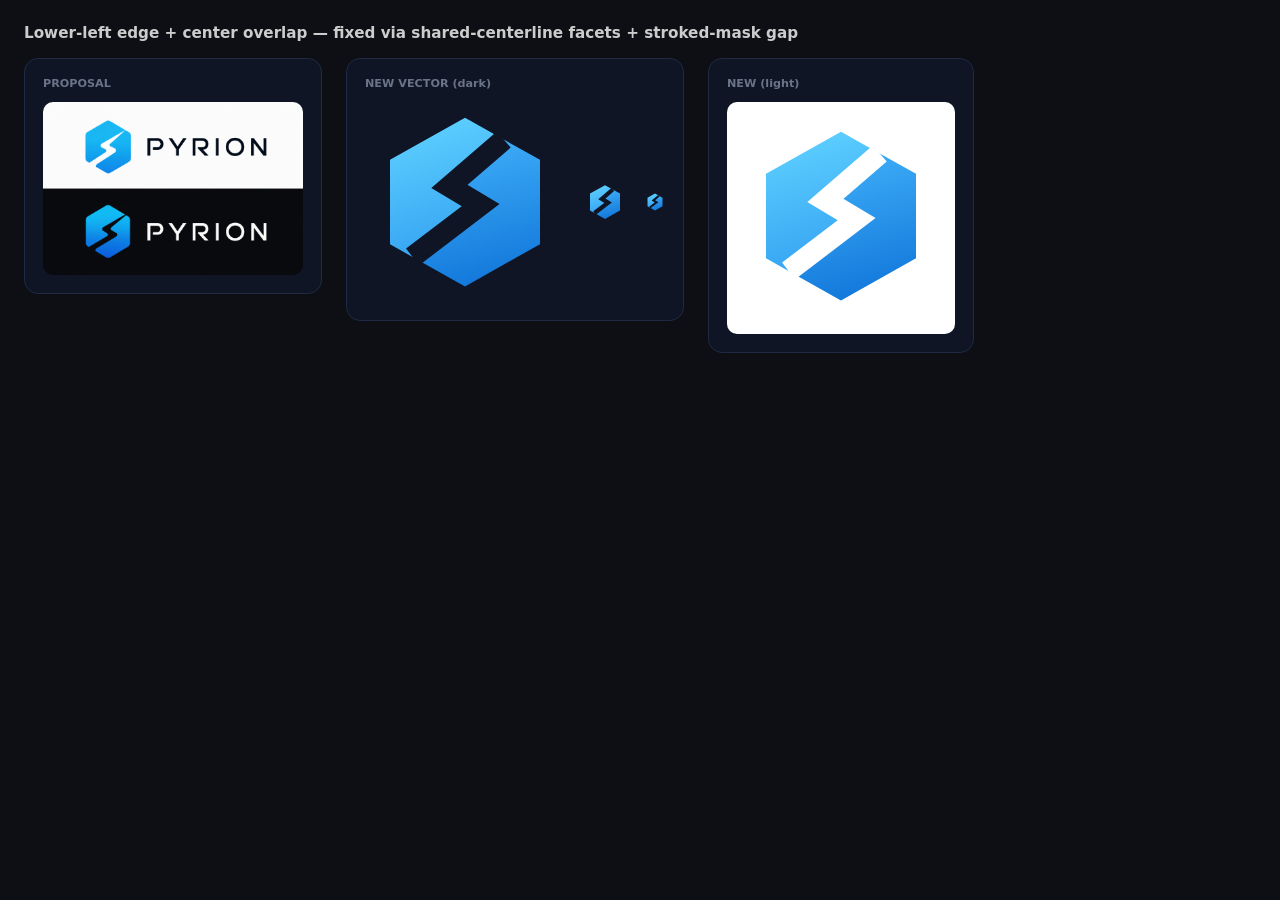
<file: logo-lab/logo-fix.html>
<!doctype html>
<html lang="en">
<head>
<meta charset="utf-8" />
<title>Pyrion — logo fix</title>
<style>
  * { margin:0; padding:0; box-sizing:border-box; }
  body { background:#0d0f14; color:#ccc; font-family:system-ui,sans-serif; padding:24px; width:1000px; }
  h1 { font-size:.95rem; margin-bottom:16px; font-weight:600; }
  .row { display:flex; gap:24px; align-items:flex-start; }
  .panel { background:#0F1524; border:1px solid #1E2A44; border-radius:14px; padding:18px; }
  .panel h2 { font-size:.7rem; color:#6A7488; margin-bottom:12px; }
  img.ref { width:260px; border-radius:10px; display:block; }
  .stack { display:flex; align-items:center; gap:20px; }
  .big { width:200px; height:200px; }
  .s40 { width:40px; height:40px; } .s20 { width:20px; height:20px; }
  .lightbox { background:#fff; padding:14px; border-radius:10px; }
</style>
</head>
<body>
<h1>Lower-left edge + center overlap — fixed via shared-centerline facets + stroked-mask gap</h1>
<div class="row">
  <div class="panel">
    <h2>PROPOSAL</h2>
    <img class="ref" src="proposal-ref.png" alt="ref" />
  </div>
  <div class="panel">
    <h2>NEW VECTOR (dark)</h2>
    <div class="stack">
      <svg class="big" viewBox="0 0 32 32" data-mark></svg>
      <svg class="s40" viewBox="0 0 32 32" data-mark></svg>
      <svg class="s20" viewBox="0 0 32 32" data-mark></svg>
    </div>
  </div>
  <div class="panel">
    <h2>NEW (light)</h2>
    <div class="lightbox"><svg class="big" viewBox="0 0 32 32" data-mark></svg></div>
  </div>
</div>

<script>
  function mark(idp) {
    return `
      <defs>
        <linearGradient id="ga-${idp}" x1="6" y1="3" x2="14" y2="28" gradientUnits="userSpaceOnUse">
          <stop offset="0" stop-color="#5FD2FF"/><stop offset="1" stop-color="#2E9BF0"/>
        </linearGradient>
        <linearGradient id="gb-${idp}" x1="18" y1="7" x2="24" y2="30" gradientUnits="userSpaceOnUse">
          <stop offset="0" stop-color="#3CABF6"/><stop offset="1" stop-color="#0E73D8"/>
        </linearGradient>
        <mask id="cut-${idp}">
          <rect width="32" height="32" fill="white"/>
          <path d="M22.2 6 L13.5 13.5 L18.5 16.5 L7.6 24.8" fill="none" stroke="black"
                stroke-width="3.4" stroke-linejoin="miter" stroke-linecap="butt"/>
        </mask>
      </defs>
      <g mask="url(#cut-${idp})">
        <path fill="url(#ga-${idp})" d="M22.2 6 L13.5 13.5 L18.5 16.5 L7.6 24.8 L4 22.75 L4 9.25 L16 2.5 Z"/>
        <path fill="url(#gb-${idp})" d="M22.2 6 L13.5 13.5 L18.5 16.5 L7.6 24.8 L16 29.5 L28 22.75 L28 9.25 Z"/>
      </g>`;
  }
  let n = 0;
  document.querySelectorAll('svg[data-mark]').forEach(s => { s.innerHTML = mark('m' + (n++)); });
</script>
</body>
</html>
</file>
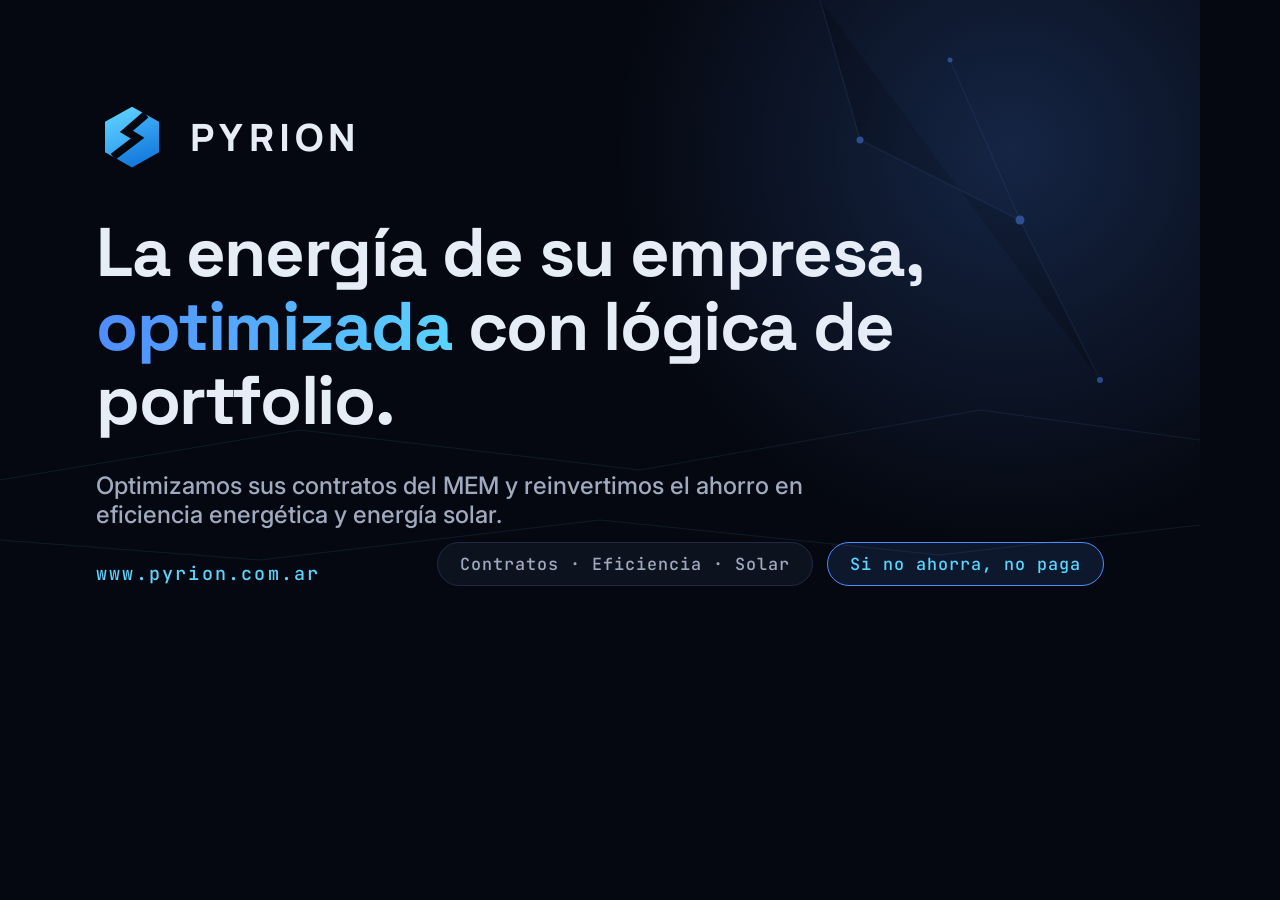
<file: logo-lab/og-render.html>
<!doctype html>
<html lang="es">
<head>
<meta charset="utf-8" />
<title>Pyrion — og card render (1200x630, headless chrome)</title>
<link rel="stylesheet" href="https://fonts.googleapis.com/css2?family=Space+Grotesk:wght@600;700&family=Manrope:wght@700;800&family=Inter:wght@400;500&family=JetBrains+Mono:wght@500&display=swap" />
<style>
  * { margin:0; padding:0; box-sizing:border-box; }
  html,body { background:#050810; }
  #og-card {
    width:1200px; height:630px; position:relative; overflow:hidden;
    background:#050810; color:#E6EDF7;
    display:flex; flex-direction:column; justify-content:center;
    padding:0 96px; font-family:Inter,sans-serif;
  }
  #og-card .glow { position:absolute; width:900px; height:900px; right:-260px; top:-300px;
    background:radial-gradient(circle, rgba(79,139,255,0.22), transparent 62%); }
  #og-card svg.gridlines { position:absolute; inset:0; width:100%; height:100%; opacity:0.5; }
  #og-card .brand { display:flex; align-items:center; gap:22px; margin-bottom:42px; }
  #og-card .brand svg { width:72px; height:72px; }
  #og-card .brand span { font:800 2.35rem 'Manrope'; letter-spacing:0.14em; }
  #og-card h1 { font:700 4.3rem/1.08 'Space Grotesk'; letter-spacing:-0.02em; max-width:13em; position:relative; }
  #og-card h1 .grad { background:linear-gradient(95deg,#4F8BFF,#5BD4FF); -webkit-background-clip:text; background-clip:text; -webkit-text-fill-color:transparent; }
  #og-card .tag { margin-top:34px; font:500 1.5rem Inter; color:#A0AABF; position:relative; max-width:30em; }
  #og-card .domain { position:absolute; bottom:44px; left:96px; font:500 1.15rem 'JetBrains Mono'; color:#5BD4FF; letter-spacing:0.12em; }
  #og-card .chips { position:absolute; right:96px; bottom:44px; display:flex; gap:14px; }
  #og-card .chip { border:1px solid #1E2A44; background:rgba(15,21,36,0.8); border-radius:999px; padding:10px 22px; font:500 1.05rem 'JetBrains Mono'; color:#A0AABF; letter-spacing:0.06em; }
  #og-card .chip-fee { border-color:#4F8BFF; color:#5BD4FF; background:rgba(79,139,255,0.12); }
</style>
</head>
<body>
<div id="og-card">
  <svg class="gridlines" viewBox="0 0 1200 630" preserveAspectRatio="none">
    <g stroke="#1E2A44" stroke-width="1">
      <path d="M0 480 L300 430 L640 470 L980 410 L1200 440" fill="none"/>
      <path d="M0 540 L260 560 L600 520 L940 555 L1200 525" fill="none"/>
      <path d="M820 0 L860 140 L1020 220 L1100 380"/>
      <path d="M950 60 L1020 220" />
    </g>
    <g fill="#4F8BFF" opacity="0.9">
      <circle cx="860" cy="140" r="3.5"/><circle cx="1020" cy="220" r="4.5"/>
      <circle cx="1100" cy="380" r="3"/><circle cx="950" cy="60" r="2.5"/>
    </g>
  </svg>
  <div class="glow"></div>
  <div class="brand">
    <svg viewBox="0 0 32 32" xmlns="http://www.w3.org/2000/svg">
      <defs>
        <linearGradient id="oga" x1="6" y1="3" x2="14" y2="28" gradientUnits="userSpaceOnUse"><stop offset="0" stop-color="#5FD2FF"/><stop offset="1" stop-color="#2E9BF0"/></linearGradient>
        <linearGradient id="ogb" x1="18" y1="7" x2="24" y2="30" gradientUnits="userSpaceOnUse"><stop offset="0" stop-color="#3CABF6"/><stop offset="1" stop-color="#0E73D8"/></linearGradient>
        <mask id="ogcut"><rect width="32" height="32" fill="white"/><path d="M22.2 6 L13.5 13.5 L18.5 16.5 L7.6 24.8" fill="none" stroke="black" stroke-width="3.4" stroke-linejoin="miter" stroke-linecap="butt"/></mask>
      </defs>
      <g mask="url(#ogcut)">
        <path fill="url(#oga)" d="M22.2 6 L13.5 13.5 L18.5 16.5 L7.6 24.8 L4 22.75 L4 9.25 L16 2.5 Z"/>
        <path fill="url(#ogb)" d="M22.2 6 L13.5 13.5 L18.5 16.5 L7.6 24.8 L16 29.5 L28 22.75 L28 9.25 Z"/>
      </g>
    </svg>
    <span>PYRION</span>
  </div>
  <h1>La energía de su empresa,<br /><span class="grad">optimizada</span> con lógica de portfolio.</h1>
  <p class="tag">Optimizamos sus contratos del MEM y reinvertimos el ahorro en eficiencia energética y energía solar.</p>
  <div class="domain">www.pyrion.com.ar</div>
  <div class="chips">
    <div class="chip">Contratos · Eficiencia · Solar</div>
    <div class="chip chip-fee">Si no ahorra, no paga</div>
  </div>
</div>
</body>
</html>
</file>
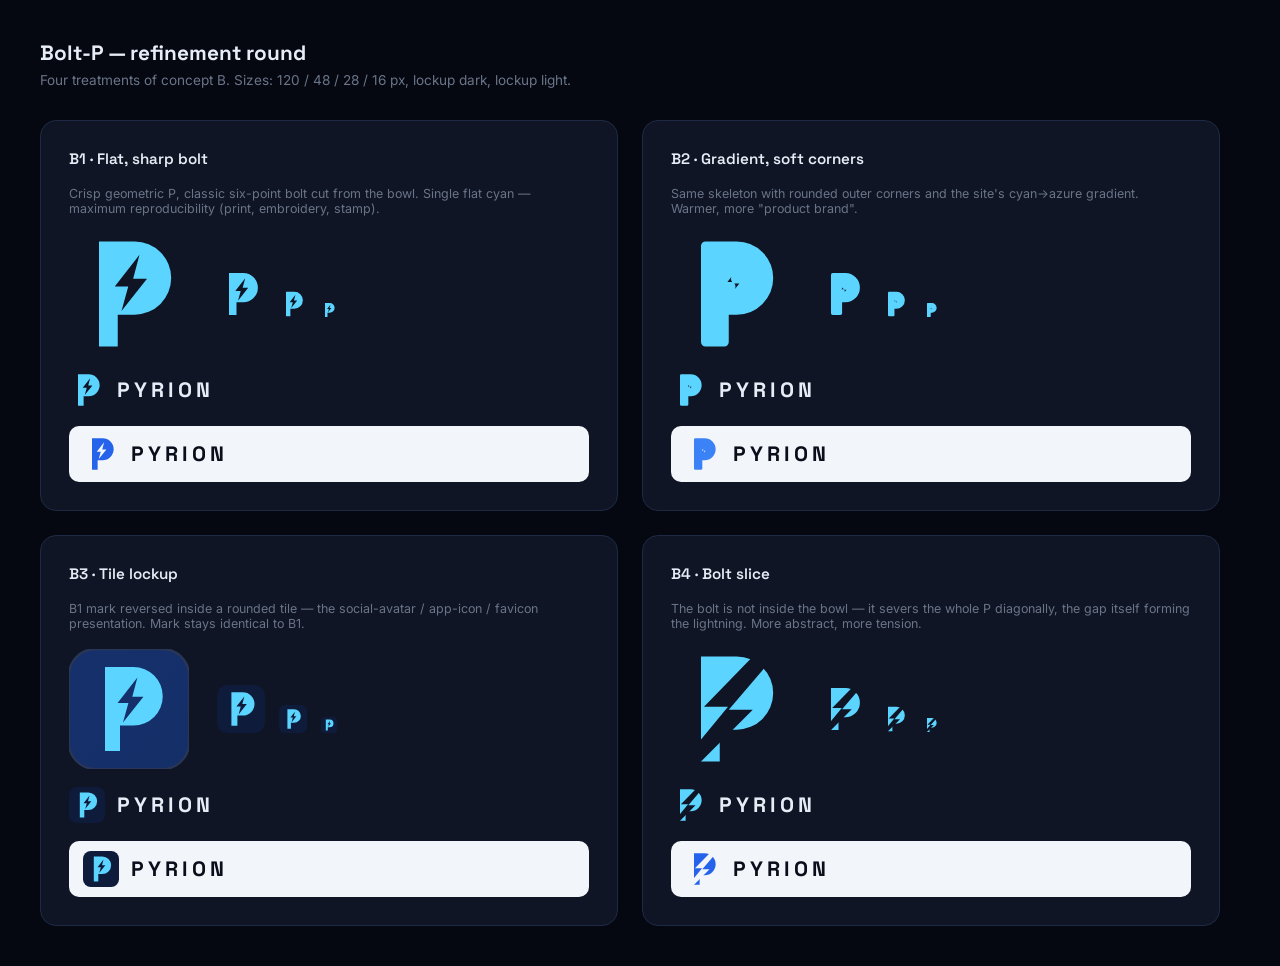
<file: logo-lab/refine.html>
<!doctype html>
<html lang="en">
<head>
<meta charset="utf-8" />
<title>Pyrion — logo refinement: bolt P</title>
<link rel="stylesheet" href="https://fonts.googleapis.com/css2?family=Space+Grotesk:wght@500;600;700&family=Inter:wght@400;500&display=swap" />
<style>
  :root { --bg:#050810; --surface:#0F1524; --border:#1E2A44; --text:#E6EDF7; --muted:#6A7488; }
  * { margin:0; padding:0; box-sizing:border-box; }
  body { background:var(--bg); color:var(--text); font-family:Inter,sans-serif; padding:40px; }
  h1 { font-family:'Space Grotesk'; font-size:1.3rem; margin-bottom:6px; }
  .sub { color:var(--muted); font-size:.85rem; margin-bottom:32px; }
  .grid { display:grid; grid-template-columns:repeat(2,1fr); gap:24px; max-width:1180px; }
  .cell { background:var(--surface); border:1px solid var(--border); border-radius:16px; padding:28px; display:flex; flex-direction:column; gap:18px; }
  .cell h2 { font:600 .95rem 'Space Grotesk'; }
  .cell p { font-size:.78rem; color:var(--muted); min-height:2.4em; }
  .stage { display:flex; align-items:center; gap:28px; }
  .big { width:120px; height:120px; flex:none; }
  .sizes { display:flex; align-items:flex-end; gap:14px; }
  .s48 { width:48px; height:48px; } .s28 { width:28px; height:28px; } .s16 { width:16px; height:16px; }
  .wordmark { display:flex; align-items:center; gap:12px; font:700 1.3rem 'Space Grotesk'; letter-spacing:.2em; }
  .wordmark svg { width:36px; height:36px; }
  .onlight { background:#F2F5FA; border-radius:10px; padding:10px 14px; }
  .onlight .wordmark { color:#0A0E1A; }
  .row { display:flex; gap:14px; align-items:center; }
</style>
</head>
<body>
<h1>Bolt-P — refinement round</h1>
<p class="sub">Four treatments of concept B. Sizes: 120 / 48 / 28 / 16 px, lockup dark, lockup light.</p>

<div class="grid">

  <!-- ====== B1: FLAT, SHARP BOLT ====== -->
  <div class="cell">
    <h2>B1 · Flat, sharp bolt</h2>
    <p>Crisp geometric P, classic six-point bolt cut from the bowl. Single flat cyan — maximum reproducibility (print, embroidery, stamp).</p>
    <div class="stage">
      <svg class="big" viewBox="0 0 32 32"><path fill="#5BD4FF" fill-rule="evenodd" d="M8 30 V2 h9.5 a9.75 9.75 0 0 1 0 19.5 H13 V30 Z M18.8 5.5 12.2 14 h3.6 l-1.8 6.5 6.8 -8.6 h-3.7 Z"/></svg>
      <div class="sizes">
        <svg class="s48" viewBox="0 0 32 32"><path fill="#5BD4FF" fill-rule="evenodd" d="M8 30 V2 h9.5 a9.75 9.75 0 0 1 0 19.5 H13 V30 Z M18.8 5.5 12.2 14 h3.6 l-1.8 6.5 6.8 -8.6 h-3.7 Z"/></svg>
        <svg class="s28" viewBox="0 0 32 32"><path fill="#5BD4FF" fill-rule="evenodd" d="M8 30 V2 h9.5 a9.75 9.75 0 0 1 0 19.5 H13 V30 Z M18.8 5.5 12.2 14 h3.6 l-1.8 6.5 6.8 -8.6 h-3.7 Z"/></svg>
        <svg class="s16" viewBox="0 0 32 32"><path fill="#5BD4FF" fill-rule="evenodd" d="M8 30 V2 h9.5 a9.75 9.75 0 0 1 0 19.5 H13 V30 Z M18.8 5.5 12.2 14 h3.6 l-1.8 6.5 6.8 -8.6 h-3.7 Z"/></svg>
      </div>
    </div>
    <div class="wordmark"><svg viewBox="0 0 32 32"><path fill="#5BD4FF" fill-rule="evenodd" d="M8 30 V2 h9.5 a9.75 9.75 0 0 1 0 19.5 H13 V30 Z M18.8 5.5 12.2 14 h3.6 l-1.8 6.5 6.8 -8.6 h-3.7 Z"/></svg>PYRION</div>
    <div class="onlight"><div class="wordmark"><svg viewBox="0 0 32 32"><path fill="#2563EB" fill-rule="evenodd" d="M8 30 V2 h9.5 a9.75 9.75 0 0 1 0 19.5 H13 V30 Z M18.8 5.5 12.2 14 h3.6 l-1.8 6.5 6.8 -8.6 h-3.7 Z"/></svg>PYRION</div></div>
  </div>

  <!-- ====== B2: GRADIENT + SOFT CORNERS ====== -->
  <div class="cell">
    <h2>B2 · Gradient, soft corners</h2>
    <p>Same skeleton with rounded outer corners and the site's cyan→azure gradient. Warmer, more "product brand".</p>
    <div class="stage">
      <svg class="big" viewBox="0 0 32 32">
        <defs><linearGradient id="g2" x1="8" y1="2" x2="26" y2="30"><stop offset="0" stop-color="#5BD4FF"/><stop offset="1" stop-color="#4F8BFF"/></linearGradient></defs>
        <path fill="url(#g2)" stroke="url(#g2)" stroke-width="2.4" stroke-linejoin="round" fill-rule="evenodd" d="M9.2 28.8 V3.2 h8.3 a8.55 8.55 0 0 1 0 17.1 h-3.3 v8.5 Z M18.8 6 12.6 14 h3.4 l-1.7 6.1 6.4 -8.1 h-3.5 Z"/>
      </svg>
      <div class="sizes">
        <svg class="s48" viewBox="0 0 32 32"><defs><linearGradient id="g2b" x1="8" y1="2" x2="26" y2="30"><stop offset="0" stop-color="#5BD4FF"/><stop offset="1" stop-color="#4F8BFF"/></linearGradient></defs><path fill="url(#g2b)" stroke="url(#g2b)" stroke-width="2.4" stroke-linejoin="round" fill-rule="evenodd" d="M9.2 28.8 V3.2 h8.3 a8.55 8.55 0 0 1 0 17.1 h-3.3 v8.5 Z M18.8 6 12.6 14 h3.4 l-1.7 6.1 6.4 -8.1 h-3.5 Z"/></svg>
        <svg class="s28" viewBox="0 0 32 32"><path fill="#5BD4FF" stroke="#5BD4FF" stroke-width="2.4" stroke-linejoin="round" fill-rule="evenodd" d="M9.2 28.8 V3.2 h8.3 a8.55 8.55 0 0 1 0 17.1 h-3.3 v8.5 Z M18.8 6 12.6 14 h3.4 l-1.7 6.1 6.4 -8.1 h-3.5 Z"/></svg>
        <svg class="s16" viewBox="0 0 32 32"><path fill="#5BD4FF" stroke="#5BD4FF" stroke-width="2.4" stroke-linejoin="round" fill-rule="evenodd" d="M9.2 28.8 V3.2 h8.3 a8.55 8.55 0 0 1 0 17.1 h-3.3 v8.5 Z M18.8 6 12.6 14 h3.4 l-1.7 6.1 6.4 -8.1 h-3.5 Z"/></svg>
      </div>
    </div>
    <div class="wordmark"><svg viewBox="0 0 32 32"><defs><linearGradient id="g2c" x1="8" y1="2" x2="26" y2="30"><stop offset="0" stop-color="#5BD4FF"/><stop offset="1" stop-color="#4F8BFF"/></linearGradient></defs><path fill="url(#g2c)" stroke="url(#g2c)" stroke-width="2.4" stroke-linejoin="round" fill-rule="evenodd" d="M9.2 28.8 V3.2 h8.3 a8.55 8.55 0 0 1 0 17.1 h-3.3 v8.5 Z M18.8 6 12.6 14 h3.4 l-1.7 6.1 6.4 -8.1 h-3.5 Z"/></svg>PYRION</div>
    <div class="onlight"><div class="wordmark"><svg viewBox="0 0 32 32"><defs><linearGradient id="g2d" x1="8" y1="2" x2="26" y2="30"><stop offset="0" stop-color="#3B82F6"/><stop offset="1" stop-color="#1D4ED8"/></linearGradient></defs><path fill="url(#g2d)" stroke="url(#g2d)" stroke-width="2.4" stroke-linejoin="round" fill-rule="evenodd" d="M9.2 28.8 V3.2 h8.3 a8.55 8.55 0 0 1 0 17.1 h-3.3 v8.5 Z M18.8 6 12.6 14 h3.4 l-1.7 6.1 6.4 -8.1 h-3.5 Z"/></svg>PYRION</div></div>
  </div>

  <!-- ====== B3: APP TILE ====== -->
  <div class="cell">
    <h2>B3 · Tile lockup</h2>
    <p>B1 mark reversed inside a rounded tile — the social-avatar / app-icon / favicon presentation. Mark stays identical to B1.</p>
    <div class="stage">
      <svg class="big" viewBox="0 0 32 32">
        <defs><linearGradient id="g3" x1="0" y1="0" x2="32" y2="32"><stop offset="0" stop-color="#15306B"/><stop offset="1" stop-color="#0A0E1A"/></linearGradient></defs>
        <rect width="32" height="32" rx="7" fill="url(#g3)"/>
        <rect width="32" height="32" rx="7" fill="none" stroke="#2A3656" stroke-width="0.6"/>
        <path fill="#5BD4FF" fill-rule="evenodd" transform="translate(3.2 3.2) scale(0.8)" d="M8 30 V2 h9.5 a9.75 9.75 0 0 1 0 19.5 H13 V30 Z M18.8 5.5 12.2 14 h3.6 l-1.8 6.5 6.8 -8.6 h-3.7 Z"/>
      </svg>
      <div class="sizes">
        <svg class="s48" viewBox="0 0 32 32"><rect width="32" height="32" rx="7" fill="#0E1B3A"/><path fill="#5BD4FF" fill-rule="evenodd" transform="translate(3.2 3.2) scale(0.8)" d="M8 30 V2 h9.5 a9.75 9.75 0 0 1 0 19.5 H13 V30 Z M18.8 5.5 12.2 14 h3.6 l-1.8 6.5 6.8 -8.6 h-3.7 Z"/></svg>
        <svg class="s28" viewBox="0 0 32 32"><rect width="32" height="32" rx="7" fill="#0E1B3A"/><path fill="#5BD4FF" fill-rule="evenodd" transform="translate(3.2 3.2) scale(0.8)" d="M8 30 V2 h9.5 a9.75 9.75 0 0 1 0 19.5 H13 V30 Z M18.8 5.5 12.2 14 h3.6 l-1.8 6.5 6.8 -8.6 h-3.7 Z"/></svg>
        <svg class="s16" viewBox="0 0 32 32"><rect width="32" height="32" rx="7" fill="#0E1B3A"/><path fill="#5BD4FF" fill-rule="evenodd" transform="translate(3.2 3.2) scale(0.8)" d="M8 30 V2 h9.5 a9.75 9.75 0 0 1 0 19.5 H13 V30 Z M18.8 5.5 12.2 14 h3.6 l-1.8 6.5 6.8 -8.6 h-3.7 Z"/></svg>
      </div>
    </div>
    <div class="wordmark"><svg viewBox="0 0 32 32"><rect width="32" height="32" rx="7" fill="#0E1B3A"/><path fill="#5BD4FF" fill-rule="evenodd" transform="translate(3.2 3.2) scale(0.8)" d="M8 30 V2 h9.5 a9.75 9.75 0 0 1 0 19.5 H13 V30 Z M18.8 5.5 12.2 14 h3.6 l-1.8 6.5 6.8 -8.6 h-3.7 Z"/></svg>PYRION</div>
    <div class="onlight"><div class="wordmark"><svg viewBox="0 0 32 32"><rect width="32" height="32" rx="7" fill="#0E1B3A"/><path fill="#5BD4FF" fill-rule="evenodd" transform="translate(3.2 3.2) scale(0.8)" d="M8 30 V2 h9.5 a9.75 9.75 0 0 1 0 19.5 H13 V30 Z M18.8 5.5 12.2 14 h3.6 l-1.8 6.5 6.8 -8.6 h-3.7 Z"/></svg>PYRION</div></div>
  </div>

  <!-- ====== B4: BOLT SLICE ====== -->
  <div class="cell">
    <h2>B4 · Bolt slice</h2>
    <p>The bolt is not inside the bowl — it severs the whole P diagonally, the gap itself forming the lightning. More abstract, more tension.</p>
    <div class="stage">
      <svg class="big" viewBox="0 0 32 32">
        <defs>
          <linearGradient id="g4" x1="8" y1="2" x2="26" y2="30"><stop offset="0" stop-color="#5BD4FF"/><stop offset="1" stop-color="#4F8BFF"/></linearGradient>
          <mask id="m4">
            <rect width="32" height="32" fill="white"/>
            <path d="M24 1 L10 15.4 h6.4 L6 28 l2.6 2.6 L23 16.2 h-6.4 L27 4 Z" fill="black" transform="translate(-1.2 0)" />
          </mask>
        </defs>
        <path fill="url(#g4)" mask="url(#m4)" d="M8 30 V2 h9.5 a9.75 9.75 0 0 1 0 19.5 H13 V30 Z"/>
      </svg>
      <div class="sizes">
        <svg class="s48" viewBox="0 0 32 32"><defs><mask id="m4b"><rect width="32" height="32" fill="white"/><path d="M24 1 L10 15.4 h6.4 L6 28 l2.6 2.6 L23 16.2 h-6.4 L27 4 Z" fill="black" transform="translate(-1.2 0)"/></mask></defs><path fill="#5BD4FF" mask="url(#m4b)" d="M8 30 V2 h9.5 a9.75 9.75 0 0 1 0 19.5 H13 V30 Z"/></svg>
        <svg class="s28" viewBox="0 0 32 32"><defs><mask id="m4c"><rect width="32" height="32" fill="white"/><path d="M24 1 L10 15.4 h6.4 L6 28 l2.6 2.6 L23 16.2 h-6.4 L27 4 Z" fill="black" transform="translate(-1.2 0)"/></mask></defs><path fill="#5BD4FF" mask="url(#m4c)" d="M8 30 V2 h9.5 a9.75 9.75 0 0 1 0 19.5 H13 V30 Z"/></svg>
        <svg class="s16" viewBox="0 0 32 32"><defs><mask id="m4d"><rect width="32" height="32" fill="white"/><path d="M24 1 L10 15.4 h6.4 L6 28 l2.6 2.6 L23 16.2 h-6.4 L27 4 Z" fill="black" transform="translate(-1.2 0)"/></mask></defs><path fill="#5BD4FF" mask="url(#m4d)" d="M8 30 V2 h9.5 a9.75 9.75 0 0 1 0 19.5 H13 V30 Z"/></svg>
      </div>
    </div>
    <div class="wordmark"><svg viewBox="0 0 32 32"><defs><mask id="m4e"><rect width="32" height="32" fill="white"/><path d="M24 1 L10 15.4 h6.4 L6 28 l2.6 2.6 L23 16.2 h-6.4 L27 4 Z" fill="black" transform="translate(-1.2 0)"/></mask></defs><path fill="#5BD4FF" mask="url(#m4e)" d="M8 30 V2 h9.5 a9.75 9.75 0 0 1 0 19.5 H13 V30 Z"/></svg>PYRION</div>
    <div class="onlight"><div class="wordmark"><svg viewBox="0 0 32 32"><defs><mask id="m4f"><rect width="32" height="32" fill="white"/><path d="M24 1 L10 15.4 h6.4 L6 28 l2.6 2.6 L23 16.2 h-6.4 L27 4 Z" fill="black" transform="translate(-1.2 0)"/></mask></defs><path fill="#2563EB" mask="url(#m4f)" d="M8 30 V2 h9.5 a9.75 9.75 0 0 1 0 19.5 H13 V30 Z"/></svg>PYRION</div></div>
  </div>

</div>
</body>
</html>
</file>
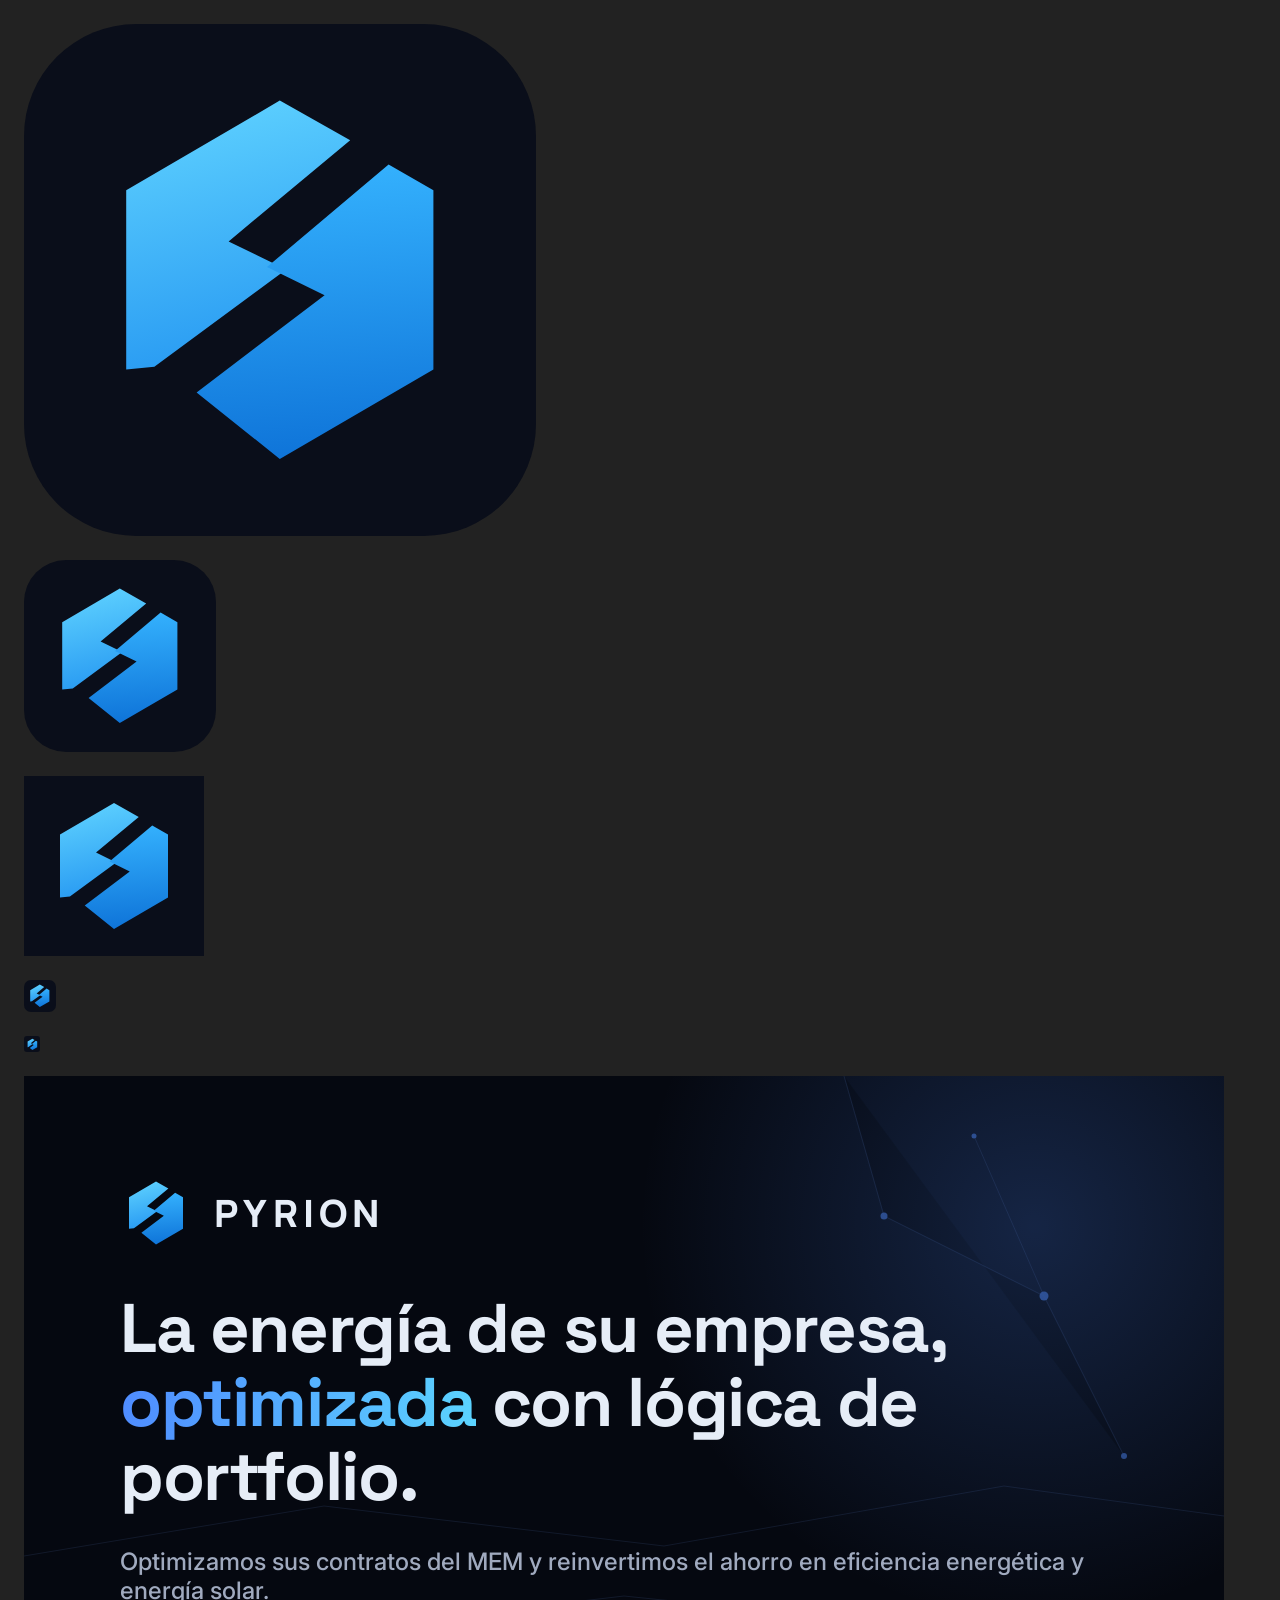
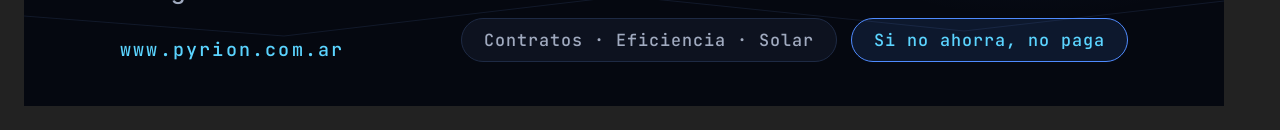
<file: logo-lab/render-assets.html>
<!doctype html>
<html lang="es">
<head>
<meta charset="utf-8" />
<title>Pyrion — asset renderer (icons + og card)</title>
<link rel="stylesheet" href="https://fonts.googleapis.com/css2?family=Space+Grotesk:wght@500;600;700&family=Manrope:wght@700;800&family=Inter:wght@400;500&family=JetBrains+Mono:wght@500&display=swap" />
<style>
  * { margin:0; padding:0; box-sizing:border-box; }
  body { background:#222; font-family:Inter,sans-serif; display:grid; gap:24px; padding:24px; justify-items:start; }

  /* ── icon tiles (the favicon.svg design at exact pixel sizes) ── */
  .tile { background:#0A0E1A; display:grid; place-items:center; }
  .tile svg { width:80%; height:80%; }
  #icon-512 { width:512px; height:512px; border-radius:112px; }
  #icon-192 { width:192px; height:192px; border-radius:42px; }
  #icon-180 { width:180px; height:180px; border-radius:0; }  /* apple-touch: square, iOS rounds it */
  #icon-32  { width:32px;  height:32px;  border-radius:7px; }
  #icon-16  { width:16px;  height:16px;  border-radius:3px; }

  /* ── og card 1200×630 ── */
  #og-card {
    width:1200px; height:630px; position:relative; overflow:hidden;
    background:#050810; color:#E6EDF7;
    display:flex; flex-direction:column; justify-content:center;
    padding:0 96px;
  }
  #og-card .glow {
    position:absolute; width:900px; height:900px; right:-260px; top:-300px;
    background:radial-gradient(circle, rgba(79,139,255,0.22), transparent 62%);
  }
  #og-card svg.gridlines { position:absolute; inset:0; width:100%; height:100%; opacity:0.5; }
  #og-card .brand { display:flex; align-items:center; gap:22px; margin-bottom:42px; }
  #og-card .brand svg { width:72px; height:72px; }
  #og-card .brand span { font:800 2.35rem 'Manrope'; letter-spacing:0.14em; }
  #og-card h1 {
    font:700 4.3rem/1.08 'Space Grotesk'; letter-spacing:-0.02em; max-width:13em;
    position:relative;
  }
  #og-card h1 .grad {
    background:linear-gradient(95deg,#4F8BFF,#5BD4FF);
    -webkit-background-clip:text; background-clip:text; -webkit-text-fill-color:transparent;
  }
  #og-card .tag {
    margin-top:34px; font:500 1.5rem Inter; color:#A0AABF; position:relative;
  }
  #og-card .domain {
    position:absolute; bottom:44px; left:96px;
    font:500 1.15rem 'JetBrains Mono'; color:#5BD4FF; letter-spacing:0.12em;
  }
  #og-card .chips { position:absolute; right:96px; bottom:44px; display:flex; gap:14px; }
  #og-card .chip {
    border:1px solid #1E2A44; background:rgba(15,21,36,0.8); border-radius:999px;
    padding:10px 22px; font:500 1.05rem 'JetBrains Mono'; color:#A0AABF; letter-spacing:0.06em;
  }
  #og-card .chip-fee { border-color:#4F8BFF; color:#5BD4FF; background:rgba(79,139,255,0.12); }
</style>
</head>
<body>

<!-- the mark, reused inline at each size -->
<template id="mark-t">
  <svg viewBox="0 0 32 32" xmlns="http://www.w3.org/2000/svg">
    <defs>
      <linearGradient id="ta" x1="8" y1="2" x2="14" y2="26" gradientUnits="userSpaceOnUse"><stop offset="0" stop-color="#5FD2FF"/><stop offset="1" stop-color="#1E90F0"/></linearGradient>
      <linearGradient id="tb" x1="20" y1="6" x2="22" y2="30" gradientUnits="userSpaceOnUse"><stop offset="0" stop-color="#36B4FF"/><stop offset="1" stop-color="#0E73D8"/></linearGradient>
    </defs>
    <path fill="url(#ta)" d="M16 2 L21.5 5.1 L12 13 L16.5 15.2 L6.2 22.8 L4 23 L4 9 Z"/>
    <path fill="url(#tb)" d="M24.5 7 L15 15 L19.5 17.2 L9.5 24.8 L16 30 L28 23 L28 9 Z"/>
  </svg>
</template>

<div class="tile" id="icon-512"></div>
<div class="tile" id="icon-192"></div>
<div class="tile" id="icon-180"></div>
<div class="tile" id="icon-32"></div>
<div class="tile" id="icon-16"></div>

<div id="og-card">
  <svg class="gridlines" viewBox="0 0 1200 630" preserveAspectRatio="none">
    <g stroke="#1E2A44" stroke-width="1">
      <path d="M0 480 L300 430 L640 470 L980 410 L1200 440" fill="none"/>
      <path d="M0 540 L260 560 L600 520 L940 555 L1200 525" fill="none"/>
      <path d="M820 0 L860 140 L1020 220 L1100 380"/>
      <path d="M950 60 L1020 220" />
    </g>
    <g fill="#4F8BFF" opacity="0.9">
      <circle cx="860" cy="140" r="3.5"/><circle cx="1020" cy="220" r="4.5"/>
      <circle cx="1100" cy="380" r="3"/><circle cx="950" cy="60" r="2.5"/>
    </g>
  </svg>
  <div class="glow"></div>
  <div class="brand">
    <svg viewBox="0 0 32 32" xmlns="http://www.w3.org/2000/svg">
      <defs>
        <linearGradient id="oga" x1="8" y1="2" x2="14" y2="26" gradientUnits="userSpaceOnUse"><stop offset="0" stop-color="#5FD2FF"/><stop offset="1" stop-color="#1E90F0"/></linearGradient>
        <linearGradient id="ogb" x1="20" y1="6" x2="22" y2="30" gradientUnits="userSpaceOnUse"><stop offset="0" stop-color="#36B4FF"/><stop offset="1" stop-color="#0E73D8"/></linearGradient>
      </defs>
      <path fill="url(#oga)" d="M16 2 L21.5 5.1 L12 13 L16.5 15.2 L6.2 22.8 L4 23 L4 9 Z"/>
      <path fill="url(#ogb)" d="M24.5 7 L15 15 L19.5 17.2 L9.5 24.8 L16 30 L28 23 L28 9 Z"/>
    </svg>
    <span>PYRION</span>
  </div>
  <h1>La energía de su empresa,<br /><span class="grad">optimizada</span> con lógica de portfolio.</h1>
  <p class="tag">Optimizamos sus contratos del MEM y reinvertimos el ahorro en eficiencia energética y energía solar.</p>
  <div class="domain">www.pyrion.com.ar</div>
  <div class="chips">
    <div class="chip">Contratos · Eficiencia · Solar</div>
    <div class="chip chip-fee">Si no ahorra, no paga</div>
  </div>
</div>

<script>
  // stamp the mark into each icon tile
  const t = document.getElementById('mark-t');
  for (const id of ['icon-512','icon-192','icon-180','icon-32','icon-16']) {
    document.getElementById(id).appendChild(t.content.cloneNode(true));
  }
</script>
</body>
</html>
</file>
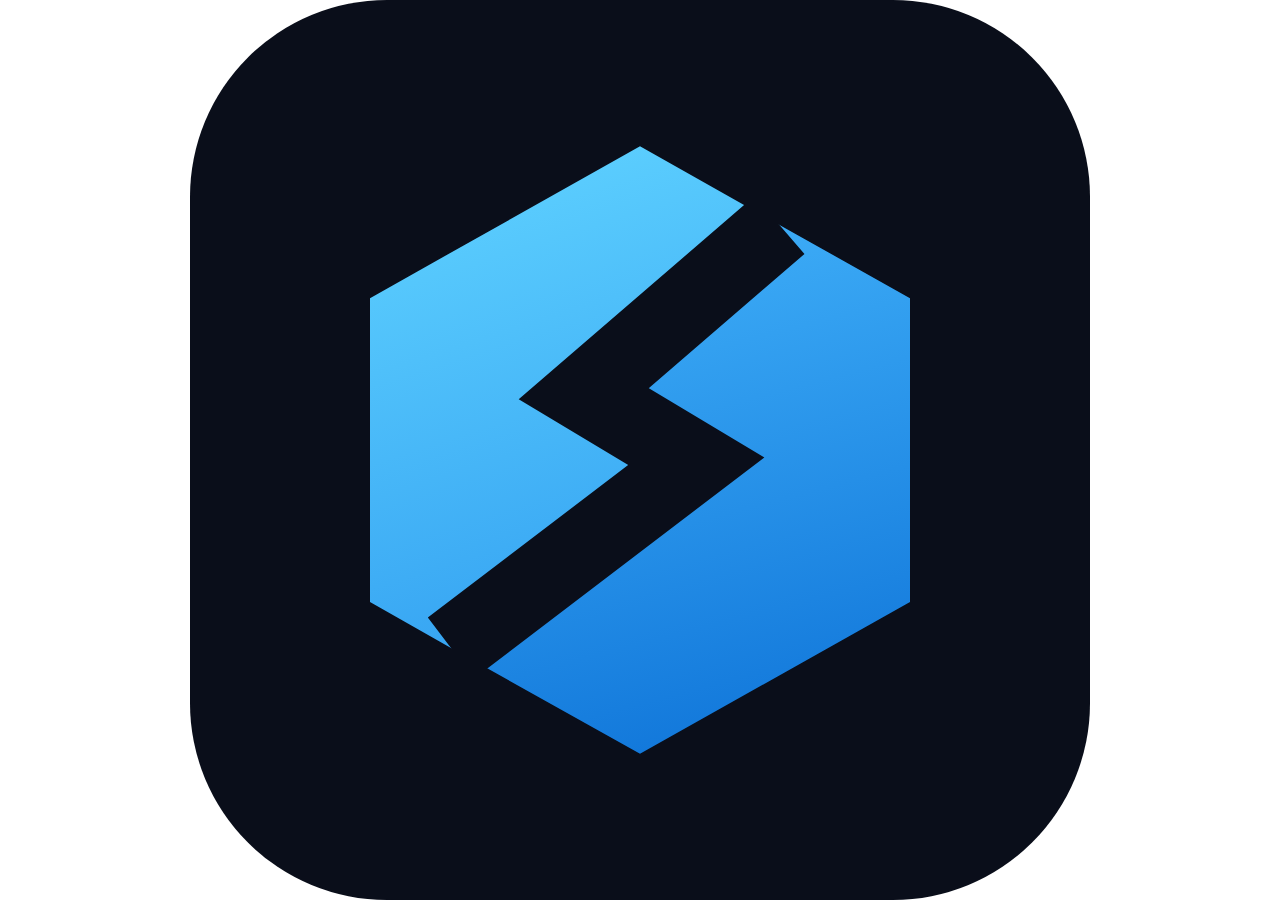
<file: logo-lab/tile-render.html>
<!doctype html>
<html>
<head><meta charset="utf-8" /><style>*{margin:0;padding:0}html,body{width:100%;height:100%}</style></head>
<body>
<!-- full-viewport rounded tile + mark; render at N×N with chrome --window-size=N,N -->
<svg width="100%" height="100%" viewBox="0 0 32 32" xmlns="http://www.w3.org/2000/svg">
  <rect width="32" height="32" rx="7" fill="#0A0E1A"/>
  <svg x="3.2" y="3.2" width="25.6" height="25.6" viewBox="0 0 32 32">
    <defs>
      <linearGradient id="fga" x1="6" y1="3" x2="14" y2="28" gradientUnits="userSpaceOnUse"><stop offset="0" stop-color="#5FD2FF"/><stop offset="1" stop-color="#2E9BF0"/></linearGradient>
      <linearGradient id="fgb" x1="18" y1="7" x2="24" y2="30" gradientUnits="userSpaceOnUse"><stop offset="0" stop-color="#3CABF6"/><stop offset="1" stop-color="#0E73D8"/></linearGradient>
      <mask id="fcut"><rect width="32" height="32" fill="white"/><path d="M22.2 6 L13.5 13.5 L18.5 16.5 L7.6 24.8" fill="none" stroke="black" stroke-width="3.4" stroke-linejoin="miter" stroke-linecap="butt"/></mask>
    </defs>
    <g mask="url(#fcut)">
      <path fill="url(#fga)" d="M22.2 6 L13.5 13.5 L18.5 16.5 L7.6 24.8 L4 22.75 L4 9.25 L16 2.5 Z"/>
      <path fill="url(#fgb)" d="M22.2 6 L13.5 13.5 L18.5 16.5 L7.6 24.8 L16 29.5 L28 22.75 L28 9.25 Z"/>
    </g>
  </svg>
</svg>
</body>
</html>
</file>
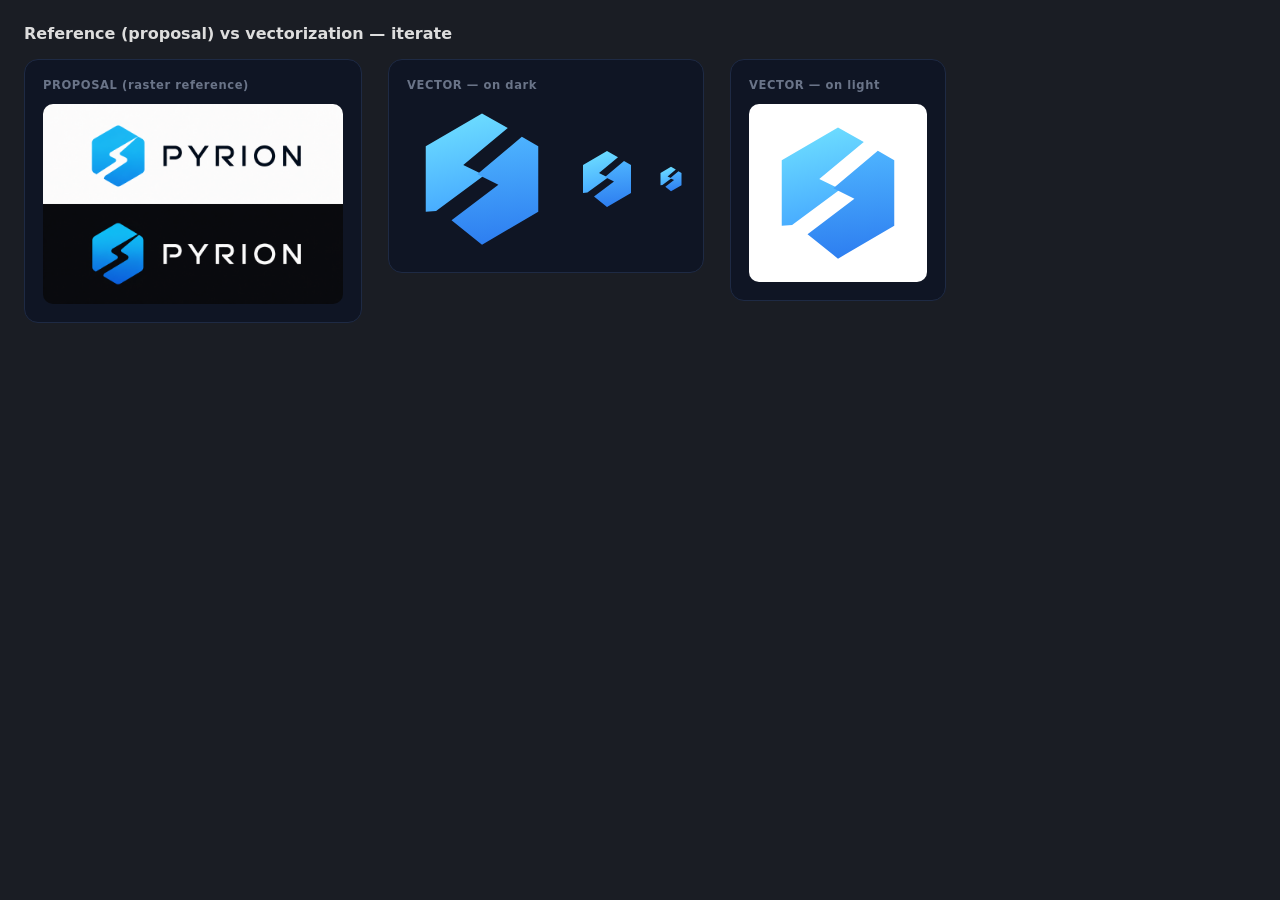
<file: logo-lab/vectorize.html>
<!doctype html>
<html lang="en">
<head>
<meta charset="utf-8" />
<title>Pyrion — vectorize proposal</title>
<style>
  body { margin:0; background:#1a1d24; color:#ddd; font-family:system-ui,sans-serif; padding:24px; }
  h1 { font-size:1rem; font-weight:600; margin:0 0 16px; }
  .row { display:flex; gap:26px; align-items:flex-start; flex-wrap:wrap; }
  .panel { background:#0F1524; border:1px solid #1E2A44; border-radius:14px; padding:18px; }
  .panel h2 { font-size:.72rem; color:#6A7488; margin:0 0 12px; font-weight:600; letter-spacing:.05em; }
  .stack { display:flex; align-items:center; gap:18px; }
  .lightbox { background:#fff; padding:14px; border-radius:10px; display:inline-flex; }
  img.ref { width:300px; display:block; border-radius:10px; }
  svg.big { width:150px; height:150px; }
  svg.s64 { width:64px; height:64px; }
  svg.s28 { width:28px; height:28px; }
</style>
</head>
<body>
<h1>Reference (proposal) vs vectorization — iterate</h1>
<div class="row">
  <div class="panel">
    <h2>PROPOSAL (raster reference)</h2>
    <img class="ref" src="proposal-ref.png" alt="proposal" />
  </div>

  <div class="panel">
    <h2>VECTOR — on dark</h2>
    <div class="stack">
      <svg class="big" viewBox="0 0 32 32" id="markdark"></svg>
      <svg class="s64" viewBox="0 0 32 32" id="m64"></svg>
      <svg class="s28" viewBox="0 0 32 32" id="m28"></svg>
    </div>
  </div>

  <div class="panel">
    <h2>VECTOR — on light</h2>
    <div class="lightbox"><svg class="big" viewBox="0 0 32 32" id="marklight"></svg></div>
  </div>
</div>

<template id="markdef">
  <svg viewBox="0 0 32 32" xmlns="http://www.w3.org/2000/svg">
    <defs>
      <linearGradient id="gA" x1="8" y1="2" x2="14" y2="26" gradientUnits="userSpaceOnUse">
        <stop offset="0" stop-color="#6FE0FF"/><stop offset="1" stop-color="#3FA0FF"/>
      </linearGradient>
      <linearGradient id="gB" x1="20" y1="6" x2="22" y2="30" gradientUnits="userSpaceOnUse">
        <stop offset="0" stop-color="#4FB6FF"/><stop offset="1" stop-color="#2D7DF0"/>
      </linearGradient>
    </defs>
    <!-- upper-left facet -->
    <path fill="url(#gA)" d="M16 2 L21.5 5.1 L12 13 L16.5 15.2 L6.2 22.8 L4 23 L4 9 Z"/>
    <!-- lower-right facet -->
    <path fill="url(#gB)" d="M24.5 7 L15 15 L19.5 17.2 L9.5 24.8 L16 30 L28 23 L28 9 Z"/>
  </svg>
</template>

<script>
  const def = document.getElementById('markdef').content;
  for (const id of ['markdark','m64','m28','marklight']) {
    const host = document.getElementById(id);
    host.innerHTML = def.querySelector('svg').innerHTML;
  }
</script>
</body>
</html>
</file>
<file: styles.css>
/* ============================================================
   PYRION — landing page styles
   Electric-blue dark system (shared DNA with the STORM site)
   ============================================================ */

:root {
  /* Surfaces */
  --bg-0: #050810;
  --bg-1: #0A0E1A;
  --bg-2: #0F1524;
  --bg-3: #141B2D;

  /* Lines */
  --border: #1E2A44;
  --border-soft: #162038;

  /* Text */
  --text-1: #E6EDF7;
  --text-2: #A0AABF;
  --text-3: #6A7488;

  /* Brand */
  --azure: #4F8BFF;
  --cyan: #5BD4FF;
  --violet: #B58CFF;

  /* Argentine flag accents (shared with the STORM engine site) */
  --arg-celeste: #75AADB;
  --arg-celeste-light: #8DC4F0;
  --arg-white: #FFFFFF;
  --gold: #F6B40E;
  --gold-light: #FFD54F;

  --font-sans: 'Inter', -apple-system, BlinkMacSystemFont, sans-serif;
  --font-disp: 'Space Grotesk', var(--font-sans);
  --font-mono: 'JetBrains Mono', ui-monospace, monospace;

  --ease: cubic-bezier(0.22, 1, 0.36, 1);
  --container: 1140px;
}

* { margin: 0; padding: 0; box-sizing: border-box; }

html { scroll-behavior: smooth; }

body {
  background: var(--bg-0);
  color: var(--text-1);
  font-family: var(--font-sans);
  font-size: 16px;
  line-height: 1.6;
  -webkit-font-smoothing: antialiased;
  overflow-x: hidden;
}

.container {
  max-width: var(--container);
  margin: 0 auto;
  padding: 0 24px;
}

a { color: inherit; }

::selection { background: rgba(79, 139, 255, 0.35); }

/* ───────────────────────── scroll progress ─────────────────────── */
.scroll-progress {
  position: fixed; inset: 0 0 auto 0; height: 2px; z-index: 200;
  background: transparent;
}
.scroll-progress i {
  display: block; height: 100%; width: 0;
  background: linear-gradient(90deg, var(--azure), var(--cyan));
}

/* ───────────────────────── nav ─────────────────────── */
.nav {
  position: fixed; inset: 0 0 auto 0; z-index: 100;
  backdrop-filter: blur(14px);
  -webkit-backdrop-filter: blur(14px);
  background: rgba(5, 8, 16, 0.72);
  border-bottom: 1px solid transparent;
  transition: border-color 0.4s;
}
.nav.scrolled { border-bottom-color: var(--border-soft); }

.nav-inner {
  display: flex; align-items: center; gap: 32px;
  height: 64px;
}

.nav-brand {
  display: flex; align-items: center; gap: 10px;
  font-size: 0.95rem; text-decoration: none;
}
/* brand wordmark uses Manrope (logotype), distinct from Space Grotesk headings */
.nav-brand span {
  font-family: 'Manrope', var(--font-sans);
  font-weight: 800; letter-spacing: 0.16em;
}

.nav-links { display: flex; gap: 28px; margin-left: auto; }
.nav-links a {
  font-size: 0.86rem; color: var(--text-2); text-decoration: none;
  transition: color 0.25s;
}
.nav-links a:hover { color: var(--text-1); }

.nav-right { display: flex; align-items: center; gap: 16px; }

.lang-toggle {
  display: flex; border: 1px solid var(--border); border-radius: 999px;
  overflow: hidden;
}
.lang-toggle button {
  background: none; border: none; color: var(--text-3);
  font: 600 0.72rem var(--font-sans); letter-spacing: 0.08em;
  padding: 5px 11px; cursor: pointer; transition: all 0.25s;
}
.lang-toggle button[aria-pressed="true"] {
  background: var(--bg-3); color: var(--text-1);
}

.nav-cta {
  display: inline-flex; align-items: center; gap: 8px;
  font-size: 0.84rem; font-weight: 600; text-decoration: none;
  color: var(--bg-0); background: var(--azure);
  padding: 8px 16px; border-radius: 999px;
  transition: background 0.25s, transform 0.25s;
}
.nav-cta:hover { background: var(--cyan); transform: translateY(-1px); }

/* ───────────────────────── hero ─────────────────────── */
.hero {
  position: relative; min-height: 100vh;
  display: flex; align-items: center;
  overflow: hidden;
}

.hero-canvas { position: absolute; inset: 0; width: 100%; height: 100%; }

.hero-glow {
  position: absolute; pointer-events: none;
  width: 900px; height: 900px; left: 55%; top: -20%;
  background: radial-gradient(circle, rgba(79, 139, 255, 0.16), transparent 60%);
  filter: blur(40px);
}

.hero-content { position: relative; z-index: 2; padding-top: 96px; padding-bottom: 64px; }

.eyebrow {
  display: inline-block;
  font: 500 0.74rem var(--font-mono);
  letter-spacing: 0.14em; text-transform: uppercase;
  color: var(--cyan);
  border: 1px solid var(--border);
  background: rgba(15, 21, 36, 0.6);
  padding: 7px 14px; border-radius: 999px;
  margin-bottom: 28px;
}

.h-display {
  font-family: var(--font-disp);
  font-size: clamp(2.4rem, 6vw, 4.4rem);
  font-weight: 700; line-height: 1.06;
  letter-spacing: -0.02em;
  max-width: 13em;
}

.gradient {
  background: linear-gradient(95deg, var(--azure), var(--cyan));
  -webkit-background-clip: text; background-clip: text;
  -webkit-text-fill-color: transparent;
}

.lede {
  margin-top: 28px; max-width: 38em;
  font-size: 1.08rem; color: var(--text-2);
}

.hero-actions { display: flex; flex-wrap: wrap; gap: 14px; margin-top: 36px; }

.btn {
  display: inline-flex; align-items: center; gap: 8px;
  font-size: 0.92rem; font-weight: 600; text-decoration: none;
  padding: 13px 26px; border-radius: 10px;
  transition: all 0.3s var(--ease);
  border: 1px solid transparent;
  cursor: pointer;
}
.btn-primary {
  background: var(--azure); color: var(--bg-0);
  box-shadow: 0 0 32px rgba(79, 139, 255, 0.3);
}
.btn-primary:hover { background: var(--cyan); transform: translateY(-2px); box-shadow: 0 0 44px rgba(91, 212, 255, 0.4); }
.btn-ghost {
  border-color: var(--border); color: var(--text-1);
  background: rgba(15, 21, 36, 0.5);
}
.btn-ghost:hover { border-color: var(--azure); transform: translateY(-2px); }

/* floating metric chips */
.hero-chips { position: absolute; inset: 0; pointer-events: none; }
.chip {
  position: absolute; left: var(--cx); top: var(--cy);
  display: flex; flex-direction: column; gap: 2px;
  background: rgba(15, 21, 36, 0.72);
  border: 1px solid var(--border);
  border-radius: 14px; padding: 14px 18px;
  backdrop-filter: blur(8px);
  -webkit-backdrop-filter: blur(8px);
  box-shadow: 0 12px 40px rgba(0, 0, 0, 0.4);
  animation: chip-float 7s ease-in-out infinite;
  animation-delay: var(--delay);
  will-change: transform;
}
.chip-value {
  font: 600 1.5rem var(--font-disp); color: var(--cyan);
  line-height: 1.1;
}
.chip-value small { font-size: 0.9rem; color: var(--text-2); }
.chip-label { font-size: 0.72rem; color: var(--text-3); max-width: 13em; }

@keyframes chip-float {
  0%, 100% { margin-top: 0; }
  50% { margin-top: -12px; }
}

.scroll-hint {
  position: absolute; left: 50%; bottom: 28px; transform: translateX(-50%);
  color: var(--text-3); z-index: 2;
  animation: hint-bob 2.4s ease-in-out infinite;
}
@keyframes hint-bob {
  0%, 100% { transform: translate(-50%, 0); opacity: 0.7; }
  50% { transform: translate(-50%, 8px); opacity: 1; }
}

/* ───────────────────────── sections ─────────────────────── */
.section { padding: 120px 0; position: relative; }
.section-alt { background: var(--bg-1); border-block: 1px solid var(--border-soft); }

/* Argentine flag stripe — shared motif with the STORM engine site (storm/styles.css .arg-divider).
   Recurs on the top edge of every section; celeste · white · celeste. */
.arg-divider,
.section::before {
  content: '';
  position: absolute; top: 0; left: 0; right: 0;
  height: 4px; pointer-events: none;
  background: linear-gradient(90deg,
    var(--arg-celeste) 0%,  var(--arg-celeste) 33%,
    var(--arg-white) 33%,   var(--arg-white) 66%,
    var(--arg-celeste) 66%, var(--arg-celeste) 100%
  );
  opacity: 0.92;
}
.arg-divider { position: absolute; width: 100%; }

.kicker {
  display: block;
  font: 500 0.74rem var(--font-mono);
  letter-spacing: 0.18em; text-transform: uppercase;
  color: var(--azure); margin-bottom: 14px;
}

.h-section {
  font-family: var(--font-disp);
  font-size: clamp(1.7rem, 3.6vw, 2.6rem);
  font-weight: 700; line-height: 1.15; letter-spacing: -0.015em;
  max-width: 18em;
}

.section-lede { margin-top: 18px; max-width: 40em; color: var(--text-2); font-size: 1.04rem; }

/* scroll-reveal */
.reveal {
  opacity: 0; transform: translateY(28px);
  transition: opacity 0.9s var(--ease), transform 0.9s var(--ease);
}
.reveal.in { opacity: 1; transform: none; }

/* ───────────────────────── cards ─────────────────────── */
.cards-3 {
  display: grid; grid-template-columns: repeat(3, 1fr);
  gap: 22px; margin-top: 56px;
}

.card {
  background: var(--bg-2);
  border: 1px solid var(--border-soft);
  border-radius: 18px; padding: 32px 28px;
  transition: transform 0.4s var(--ease), border-color 0.4s, box-shadow 0.4s;
}
.card:hover {
  transform: translateY(-6px);
  border-color: var(--border);
  box-shadow: 0 24px 60px rgba(0, 0, 0, 0.45), 0 0 0 1px rgba(79, 139, 255, 0.12);
}

.card-icon {
  width: 44px; height: 44px; margin-bottom: 20px;
  display: grid; place-items: center;
  color: var(--cyan);
  background: rgba(79, 139, 255, 0.1);
  border: 1px solid var(--border);
  border-radius: 12px;
}
.card-icon svg { width: 22px; height: 22px; }

.card h3 { font-family: var(--font-disp); font-size: 1.12rem; margin-bottom: 10px; }
.card p { font-size: 0.92rem; color: var(--text-2); }

/* team */
.person { text-align: left; }
.avatar {
  width: 56px; height: 56px; border-radius: 50%;
  display: grid; place-items: center;
  font: 600 1rem var(--font-disp); color: var(--cyan);
  background: radial-gradient(circle at 30% 30%, rgba(79, 139, 255, 0.3), rgba(15, 21, 36, 0.9));
  border: 1px solid var(--border);
  margin-bottom: 18px;
}
.person-role {
  font: 500 0.76rem var(--font-mono); color: var(--azure) !important;
  letter-spacing: 0.04em; margin-bottom: 10px;
}

/* ───────────────────────── dashboard mock ─────────────────────── */
.dash {
  margin-top: 56px;
  background: var(--bg-2);
  border: 1px solid var(--border);
  border-radius: 20px;
  overflow: hidden;
  box-shadow: 0 40px 100px rgba(0, 0, 0, 0.5);
}

.dash-head {
  display: flex; align-items: center; gap: 7px;
  padding: 14px 18px;
  border-bottom: 1px solid var(--border-soft);
  background: var(--bg-3);
}
.dash-dot { width: 10px; height: 10px; border-radius: 50%; background: var(--border); }
.dash-title {
  margin-left: 10px;
  font: 500 0.74rem var(--font-mono); color: var(--text-3);
}

.dash-body {
  display: grid; grid-template-columns: 1.7fr 1fr; gap: 0;
}

.dash-chart { padding: 28px; border-right: 1px solid var(--border-soft); }
.dash-chart svg { width: 100%; height: auto; display: block; }

.dash-legend {
  display: flex; flex-wrap: wrap; gap: 18px; margin-top: 16px;
}
.dash-legend span { display: inline-flex; align-items: center; gap: 7px; }
.dash-legend em { font: 400 0.74rem var(--font-sans); color: var(--text-3); font-style: normal; }
.lg { width: 16px; height: 3px; border-radius: 2px; display: inline-block; }
.lg-demand { background: var(--cyan); }
.lg-pv { background: var(--violet); }
.lg-bess { background: var(--azure); }
.lg-peak { background: rgba(91, 212, 255, 0.18); height: 10px; }

.dash-kpis {
  display: grid; grid-template-columns: 1fr; align-content: center;
  gap: 6px; padding: 22px;
}
.kpi {
  padding: 14px 18px; border-radius: 12px;
  transition: background 0.3s;
}
.kpi:hover { background: var(--bg-3); }
.kpi-value { font: 600 1.65rem var(--font-disp); color: var(--text-1); }
.kpi-value b { font-weight: 600; }
.kpi-label { display: block; font-size: 0.76rem; color: var(--text-3); margin-top: 2px; }

.dash-flow {
  border-top: 1px solid var(--border-soft);
  padding: 18px 28px;
  background: var(--bg-1);
}
.dash-flow svg { width: 100%; max-width: 640px; height: auto; display: block; margin: 0 auto; }

/* steps */
.steps {
  display: grid; grid-template-columns: repeat(4, 1fr);
  gap: 22px; margin-top: 64px;
}
.step { position: relative; padding-top: 18px; }
.step-n {
  font: 600 0.78rem var(--font-mono); color: var(--azure);
  letter-spacing: 0.1em;
}
.step h4 { font-family: var(--font-disp); font-size: 1rem; margin: 10px 0 8px; }
.step p { font-size: 0.86rem; color: var(--text-2); }
.step::before {
  content: ''; position: absolute; top: 0; left: 0;
  width: 34px; height: 2px;
  background: linear-gradient(90deg, var(--azure), transparent);
}

/* ───────────────────────── storm section ─────────────────────── */
.storm-grid {
  display: grid; grid-template-columns: 1.15fr 1fr;
  gap: 64px; align-items: center;
}

.storm-list { list-style: none; margin-top: 28px; display: grid; gap: 14px; }
.storm-list li {
  position: relative; padding-left: 30px;
  color: var(--text-2); font-size: 0.96rem;
}
.storm-list li::before {
  content: ''; position: absolute; left: 0; top: 7px;
  width: 16px; height: 9px;
  border-left: 2px solid var(--cyan); border-bottom: 2px solid var(--cyan);
  transform: rotate(-45deg);
}

.storm-card {
  background: var(--bg-2);
  border: 1px solid var(--border);
  border-radius: 18px; padding: 30px;
  box-shadow: 0 30px 80px rgba(0, 0, 0, 0.5);
  transform: perspective(900px) rotateY(-4deg) rotateX(2deg);
  transition: transform 0.6s var(--ease);
}
.storm-card:hover { transform: perspective(900px) rotateY(0) rotateX(0); }

.code {
  font: 400 0.84rem/1.75 var(--font-mono);
  color: var(--text-1); white-space: pre-wrap;
}
.code .c { color: var(--text-3); }
.code .k { color: var(--azure); font-weight: 500; }
.code sub { font-size: 0.7em; }

/* ───────────────────────── contact ─────────────────────── */
.contact-grid {
  display: grid; grid-template-columns: 1fr 1.2fr;
  gap: 64px; align-items: start;
}

.contact-form {
  background: var(--bg-2);
  border: 1px solid var(--border-soft);
  border-radius: 18px; padding: 32px;
  display: grid; gap: 18px;
}

.form-row { display: grid; grid-template-columns: 1fr 1fr; gap: 18px; }

.contact-form label { display: grid; gap: 7px; }
.contact-form label span {
  font: 500 0.76rem var(--font-sans); color: var(--text-2);
  letter-spacing: 0.02em;
}
.contact-form input, .contact-form textarea {
  background: var(--bg-1);
  border: 1px solid var(--border);
  border-radius: 10px;
  color: var(--text-1);
  font: 400 0.92rem var(--font-sans);
  padding: 11px 14px;
  transition: border-color 0.25s, box-shadow 0.25s;
  resize: vertical;
}
.contact-form input:focus, .contact-form textarea:focus {
  outline: none; border-color: var(--azure);
  box-shadow: 0 0 0 3px rgba(79, 139, 255, 0.15);
}
.contact-form .btn { justify-self: start; }
.form-note { font-size: 0.74rem; color: var(--text-3); }

/* ───────────────────────── footer ─────────────────────── */
.footer {
  position: relative;
  border-top: 1px solid var(--border-soft);
  padding: 48px 0;
  background: var(--bg-1);
}
/* full-width Argentine flag ribbon across the footer top: celeste · white · celeste bands */
.footer::before {
  content: ''; position: absolute; top: 0; left: 0; right: 0; height: 6px;
  background: linear-gradient(180deg,
    var(--arg-celeste) 0 33%, var(--arg-white) 33% 66%, var(--arg-celeste) 66% 100%);
}
.footer-inner { display: grid; gap: 10px; }
.footer p { font-size: 0.86rem; color: var(--text-2); }
.footer-fine { font-size: 0.76rem !important; color: var(--text-3) !important; }
.footer-fine a { color: var(--text-3); }

/* Sol de Mayo flag chip — mini Argentine flag (celeste/white/celeste + gold sun) */
.flag-chip {
  display: inline-block; width: 26px; height: 17px;
  border-radius: 3px; vertical-align: -3px; margin-right: 9px;
  box-shadow: 0 0 0 1px var(--border);
  background:
    radial-gradient(circle at 50% 50%, var(--gold-light) 0 1.6px, var(--gold) 1.6px 2.6px, transparent 2.9px),
    linear-gradient(180deg, var(--arg-celeste) 0 33%, var(--arg-white) 33% 66%, var(--arg-celeste) 66% 100%);
}

/* ───────────────────────── hero trust line ─────────────────────── */
.hero-trust {
  margin-top: 22px;
  font: 500 0.82rem var(--font-mono);
  letter-spacing: 0.03em;
  color: var(--text-3);
}

/* ───────────────────────── círculo virtuoso ─────────────────────── */
.cycle {
  display: grid; grid-template-columns: repeat(4, 1fr);
  gap: 18px; margin-top: 56px; position: relative;
}
.phase {
  position: relative;
  background: var(--bg-2);
  border: 1px solid var(--border-soft);
  border-radius: 16px; padding: 26px 22px;
  transition: transform 0.4s var(--ease), border-color 0.4s, box-shadow 0.4s;
}
.phase:hover {
  transform: translateY(-5px);
  border-color: var(--border);
  box-shadow: 0 22px 54px rgba(0, 0, 0, 0.42), 0 0 0 1px rgba(79, 139, 255, 0.12);
}
.phase:not(:last-child)::after {
  content: ''; position: absolute; right: -14px; top: 50%; z-index: 2;
  width: 18px; height: 18px; transform: translateY(-50%);
  background: var(--bg-1); border: 1px solid var(--border); border-radius: 50%;
  background-image: url("data:image/svg+xml,%3Csvg xmlns='http://www.w3.org/2000/svg' width='10' height='10' viewBox='0 0 24 24' fill='none' stroke='%234F8BFF' stroke-width='3'%3E%3Cpath d='M5 12h14M13 5l7 7-7 7'/%3E%3C/svg%3E");
  background-repeat: no-repeat; background-position: center;
}
.phase-tag {
  display: inline-block;
  font: 600 0.66rem var(--font-mono);
  letter-spacing: 0.05em; text-transform: uppercase;
  color: var(--azure); margin-bottom: 16px;
}
.phase-icon {
  width: 40px; height: 40px; margin-bottom: 16px;
  display: grid; place-items: center;
  color: var(--cyan);
  background: rgba(79, 139, 255, 0.1);
  border: 1px solid var(--border); border-radius: 11px;
}
.phase-icon svg { width: 20px; height: 20px; }
.phase h3 { font-family: var(--font-disp); font-size: 1.02rem; margin-bottom: 8px; }
.phase p { font-size: 0.86rem; color: var(--text-2); }

.cycle-loop {
  display: flex; align-items: center; gap: 12px; width: fit-content;
  margin: 30px auto 0; padding: 14px 24px;
  border: 1px dashed var(--border); border-radius: 999px;
  background: rgba(79, 139, 255, 0.05);
  color: var(--text-2); font: 500 0.9rem var(--font-sans);
}
.cycle-loop svg { color: var(--cyan); flex: none; }

/* ───────────────────────── impacto financiero ─────────────────────── */
.impact {
  margin: 14px 0 44px;
  background: var(--bg-2);
  border: 1px solid var(--border);
  border-radius: 18px; padding: 32px;
}
.impact-title { font-family: var(--font-disp); font-size: 1.15rem; margin-bottom: 22px; }
.impact-compare {
  display: grid; grid-template-columns: 1fr auto 1fr;
  align-items: stretch; gap: 18px;
}
.impact-card { position: relative; border-radius: 14px; padding: 22px; border: 1px solid var(--border-soft); overflow: hidden; }
.impact-today { background: var(--bg-1); }
.impact-pyrion {
  background: linear-gradient(160deg, rgba(79, 139, 255, 0.14), rgba(15, 21, 36, 0.6));
  border-color: rgba(79, 139, 255, 0.35);
}
/* sol de mayo — gold top accent on the value ("with Pyrion") card */
.impact-pyrion::before {
  content: ''; position: absolute; top: 0; left: 0; right: 0; height: 2px;
  background: linear-gradient(90deg, transparent, var(--gold), var(--gold-light), var(--gold), transparent);
}
.impact-label {
  display: inline-block;
  font: 600 0.72rem var(--font-mono);
  letter-spacing: 0.08em; text-transform: uppercase; margin-bottom: 10px;
}
.impact-today .impact-label { color: var(--text-3); }
.impact-pyrion .impact-label { color: var(--cyan); }
.impact-card p { font-size: 0.92rem; color: var(--text-2); }
.impact-pyrion p { color: var(--text-1); }
.impact-arrow { display: grid; place-items: center; color: var(--azure); }
.impact-fee {
  margin-top: 22px; padding-top: 20px;
  border-top: 1px solid var(--border-soft);
  font-size: 1rem; color: var(--text-2);
}
.impact-fee strong { color: var(--cyan); font-weight: 600; }

/* ───────────────────────── responsive ─────────────────────── */
@media (max-width: 960px) {
  .cycle { grid-template-columns: 1fr 1fr; }
  .phase:not(:last-child)::after { display: none; }
  .impact-compare { grid-template-columns: 1fr; }
  .impact-arrow svg { transform: rotate(90deg); }
  .nav-links { display: none; }
  .cards-3 { grid-template-columns: 1fr; }
  .steps { grid-template-columns: 1fr 1fr; }
  .storm-grid, .contact-grid { grid-template-columns: 1fr; gap: 40px; }
  .dash-body { grid-template-columns: 1fr; }
  .dash-chart { border-right: none; border-bottom: 1px solid var(--border-soft); }
  .dash-kpis { grid-template-columns: 1fr 1fr; }
  .hero-chips { display: none; }
  .section { padding: 88px 0; }
}

@media (max-width: 560px) {
  .steps { grid-template-columns: 1fr; }
  .form-row { grid-template-columns: 1fr; }
  .dash-kpis { grid-template-columns: 1fr; }
  .cycle { grid-template-columns: 1fr; }
}

/* reduced motion */
@media (prefers-reduced-motion: reduce) {
  html { scroll-behavior: auto; }
  .reveal { opacity: 1; transform: none; transition: none; }
  .chip, .scroll-hint { animation: none; }
}
</file>
